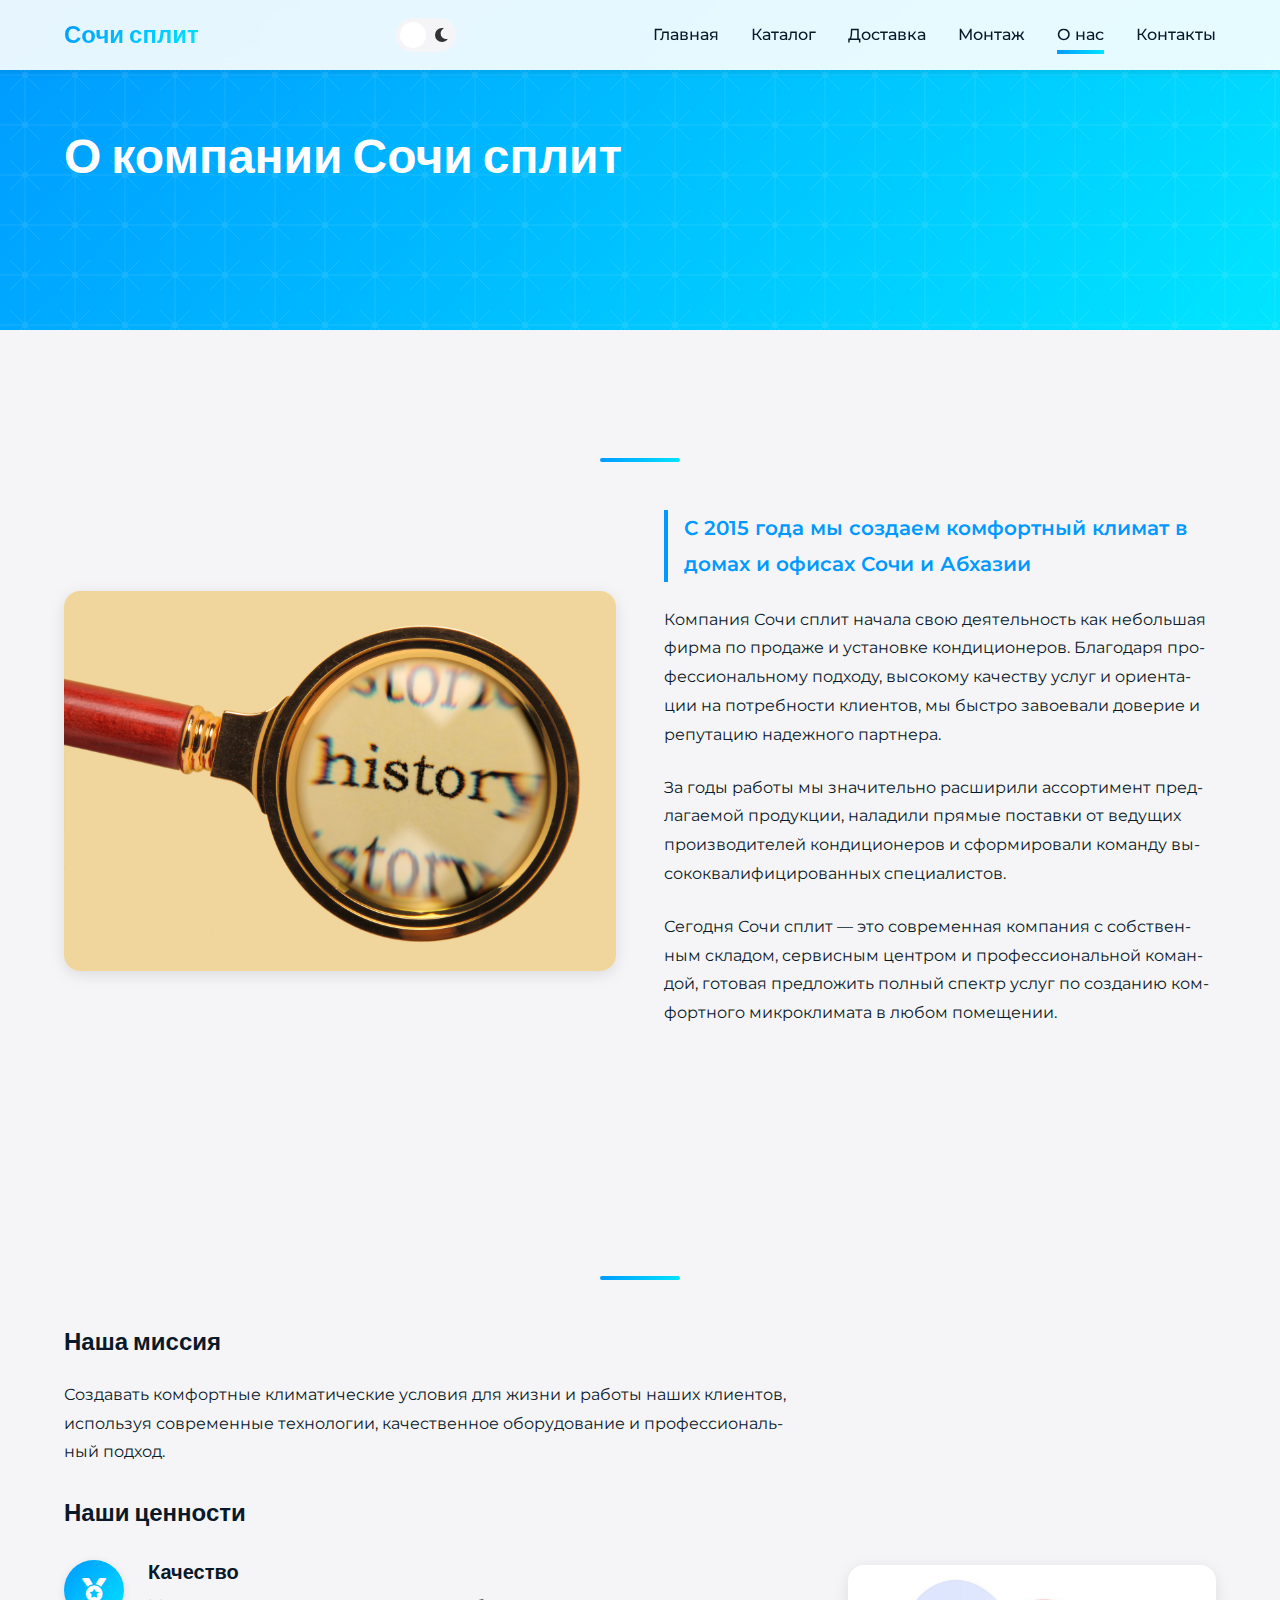
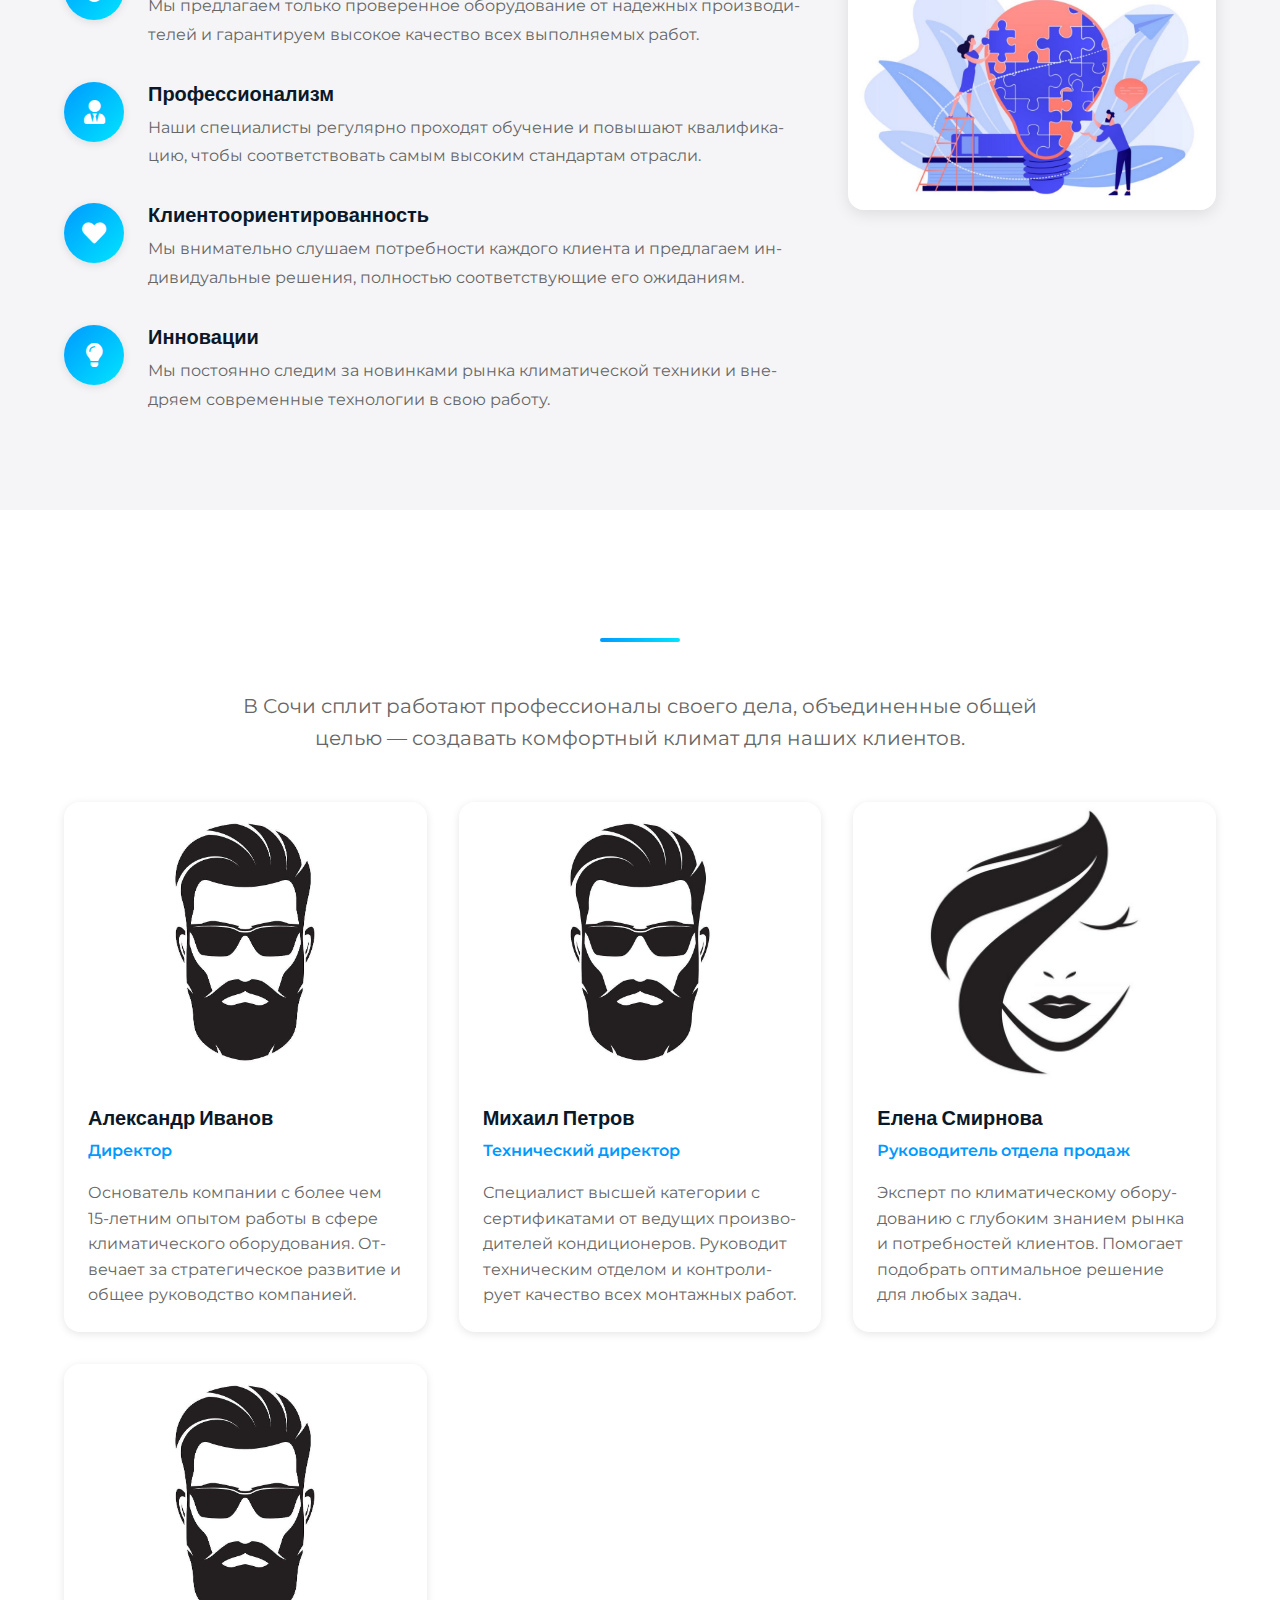
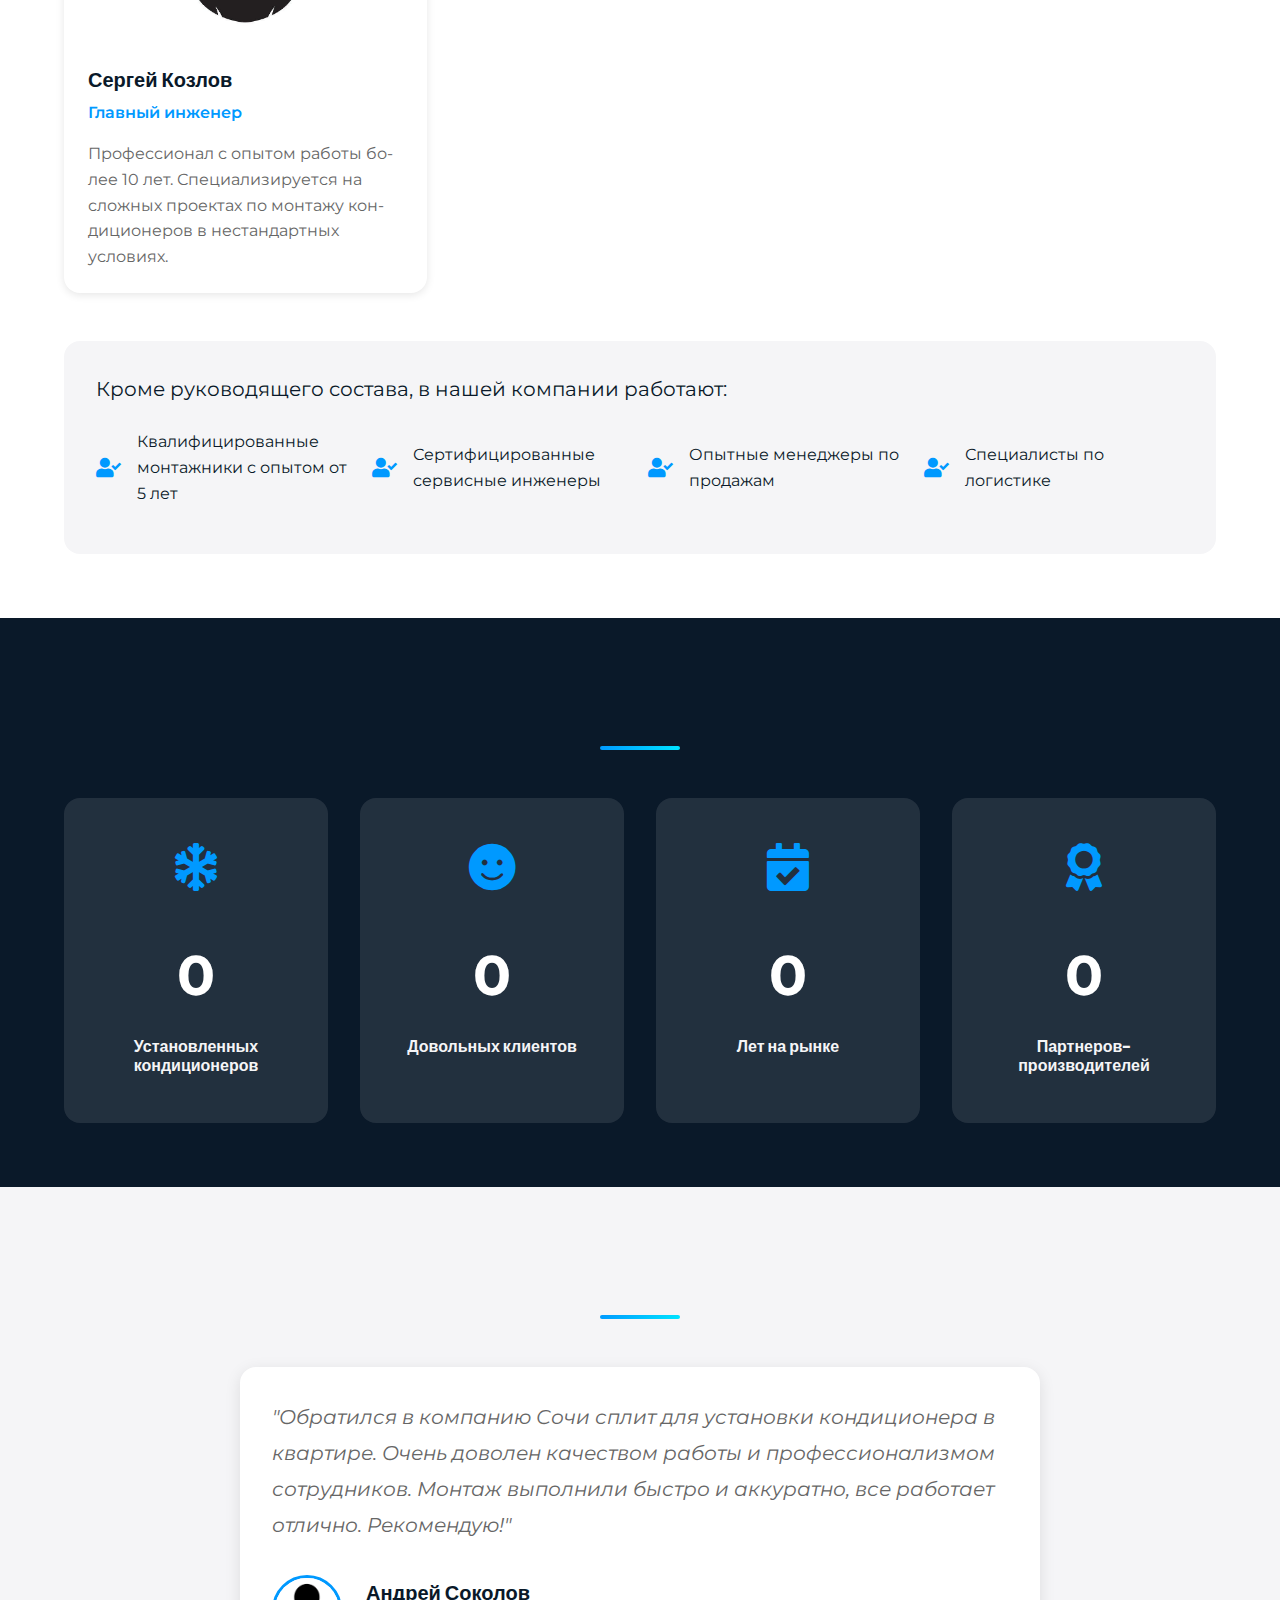
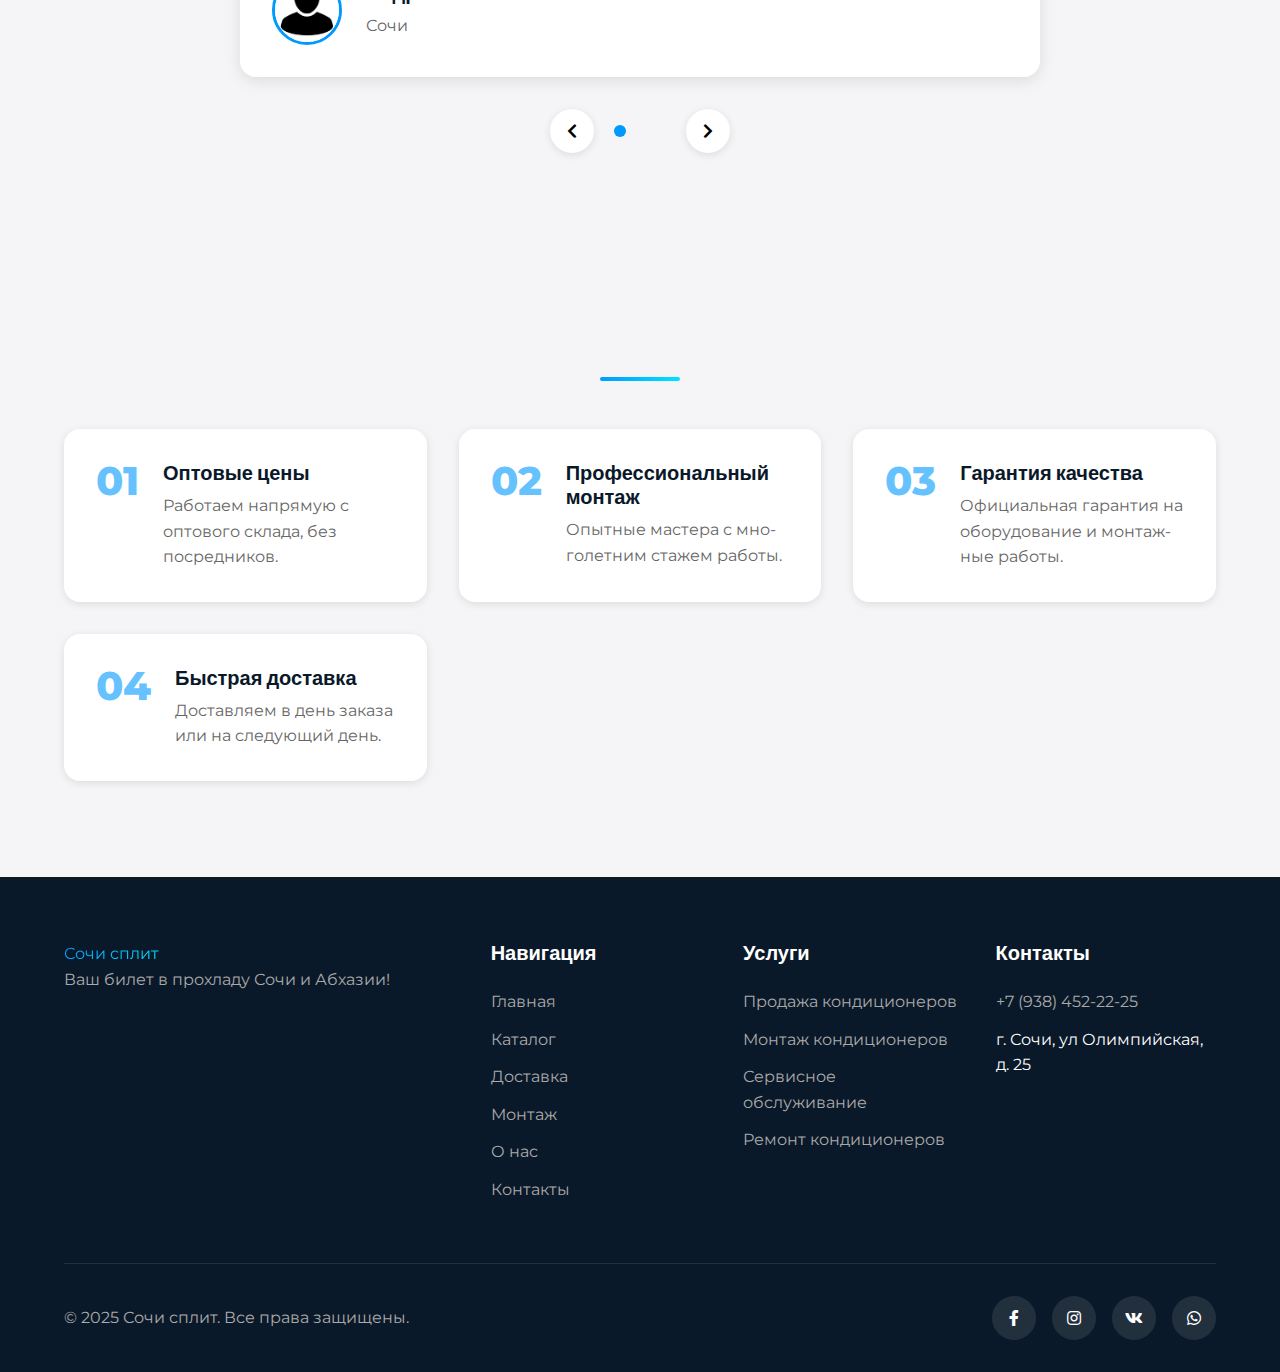
<file: about.html>
<!DOCTYPE html>
<html lang="ru">
<head>
    <meta charset="UTF-8">
    <meta name="viewport" content="width=device-width, initial-scale=1.0">
    <title>О компании Сочи сплит | Климатическое оборудование в Сочи и Абхазии</title>
    <meta name="description" content="Компания Сочи сплит - надежный поставщик и установщик кондиционеров в Сочи и Абхазии с 2015 года. Опытные специалисты, собственный склад, прямые поставки, качественный сервис. ☎ 8 938 452 22 25">
    <meta name="keywords" content="Сочи сплит, компания кондиционеров Сочи, установка сплит-систем, история компании, команда специалистов, миссия компании, ценности">
    <link rel="canonical" href="https://сочисплит.рф/about.html">
    <meta name="robots" content="index, follow, max-snippet:-1, max-image-preview:large, max-video-preview:-1">
    
    <!-- Open Graph теги -->
    <meta property="og:locale" content="ru_RU">
    <meta property="og:type" content="website">
    <meta property="og:title" content="О компании Сочи сплит | Климатическое оборудование в Сочи и Абхазии">
    <meta property="og:description" content="Компания Сочи сплит - надежный поставщик и установщик кондиционеров в Сочи и Абхазии с 2015 года. Опытные специалисты, собственный склад, качественный сервис.">
    <meta property="og:url" content="https://сочисплит.рф/about.html">
    <meta property="og:site_name" content="Сочи сплит">
    <meta property="og:image" content="https://сочисплит.рф/img/about/company-history.jpg">
    <meta property="og:image:width" content="1200">
    <meta property="og:image:height" content="630">
    
    <!-- Twitter Card теги -->
    <meta name="twitter:card" content="summary_large_image">
    <meta name="twitter:title" content="О компании Сочи сплит | Климатическое оборудование в Сочи и Абхазии">
    <meta name="twitter:description" content="Компания Сочи сплит - надежный поставщик и установщик кондиционеров в Сочи и Абхазии с 2015 года. Узнайте нашу историю и ценности.">
    <meta name="twitter:image" content="https://сочисплит.рф/img/about/company-history.jpg">
    
    <!-- Geo мета-теги для локального SEO -->
    <meta name="geo.region" content="RU-KDA">
    <meta name="geo.placename" content="Сочи">
    <meta name="geo.position" content="43.585472;39.723089">
    <meta name="ICBM" content="43.585472, 39.723089">
    
    <!-- Мета-теги для мобильных устройств -->
    <meta name="format-detection" content="telephone=no">
    <meta name="apple-mobile-web-app-capable" content="yes">
    <meta name="apple-mobile-web-app-status-bar-style" content="black">
    <link rel="apple-touch-icon" sizes="180x180" href="/apple-touch-icon.png">
    <link rel="icon" type="image/png" sizes="32x32" href="/favicon-32x32.png">
    <link rel="icon" type="image/png" sizes="16x16" href="/favicon-16x16.png">
    <link rel="manifest" href="/site.webmanifest">
    
    <!-- Дополнительные мета-теги -->
    <meta name="author" content="Сочи сплит">
    <meta name="theme-color" content="#0099ff">
    <meta name="msapplication-TileColor" content="#0099ff">
    <meta name="application-name" content="Сочи сплит">
    <meta name="apple-mobile-web-app-title" content="Сочи сплит">
    <meta name="rating" content="general">
    <meta name="revisit-after" content="7 days">
    <meta name="googlebot" content="index, follow, max-snippet:-1, max-image-preview:large, max-video-preview:-1">
    <meta name="bingbot" content="index, follow, max-snippet:-1, max-image-preview:large, max-video-preview:-1">
    <meta name="language" content="Russian">
    <meta name="coverage" content="Russia">
    <meta name="target" content="all">
    <meta name="date" content="2015-01-01">
    <meta name="dc.date.issued" content="2015-01-01">
    
    <link rel="stylesheet" href="css/styles.css">
    <link rel="stylesheet" href="css/animations.css">
    <link rel="stylesheet" href="css/about-styles.css">
    <link rel="stylesheet" href="css/responsive.css">
    <link rel="preconnect" href="https://fonts.googleapis.com">
    <link rel="preconnect" href="https://fonts.gstatic.com" crossorigin>
    <link href="https://fonts.googleapis.com/css2?family=Montserrat:wght@400;500;600;700&family=Poppins:wght@300;400;600;800&display=swap" rel="stylesheet">
    <link rel="stylesheet" href="https://cdnjs.cloudflare.com/ajax/libs/font-awesome/5.15.4/css/all.min.css">
</head>
<body>
    <!-- Шапка сайта -->
    <header class="header">
        <div class="container">
            <div class="logo">
                <a href="index.html">
                    <span class="logo-text">Сочи <span class="accent"> сплит</span></span>
                </a>
            </div>
            <!-- Переключатель темы (перемещен в шапку) -->
            <div class="theme-switch-wrapper">
                <label class="theme-switch" for="checkbox">
                    <input type="checkbox" id="checkbox" />
                    <div class="slider round">
                        <i class="fas fa-sun"></i>
                        <i class="fas fa-moon"></i>
                    </div>
                </label>
            </div>
            <nav class="main-nav">
                <ul class="nav-list">
                    <li class="nav-item"><a href="index.html" class="nav-link">Главная</a></li>
                    <li class="nav-item"><a href="catalog.html" class="nav-link">Каталог</a></li>
                    <li class="nav-item"><a href="delivery.html" class="nav-link">Доставка</a></li>
                    <li class="nav-item"><a href="installation.html" class="nav-link">Монтаж</a></li>
                    <li class="nav-item"><a href="about.html" class="nav-link active">О нас</a></li>
                    <li class="nav-item"><a href="contacts.html" class="nav-link">Контакты</a></li>
                </ul>
            </nav>
            <div class="hamburger" title="Открыть меню навигации" aria-label="Открыть меню навигации" role="button" tabindex="0">
                <span class="bar"></span>
                <span class="bar"></span>
                <span class="bar"></span>
            </div>
        </div>
    </header>

    <!-- Заголовок страницы -->
    <section class="page-header">
        <div class="container">
            <h1 class="page-title fade-in">О компании Сочи сплит</h1>
            <p class="page-subtitle fade-in delay-1">Ваш надежный партнер в создании комфортного климата в Сочи и Абхазии</p>
        </div>
    </section>

    <!-- История компании -->
    <section class="about-section history-section">
        <div class="container">
            <div class="section-header">
                <h2 class="section-title slide-up">Наша <span class="accent">история</span></h2>
                <div class="section-line"></div>
            </div>
            <div class="history-content">
                <div class="history-image">
                    <img src="img/about/company-history.jpg" alt="История компании Сочи сплит" class="img-zoom">
                </div>
                <div class="history-text">
                    <p class="highlight-text">С 2015 года мы создаем комфортный климат в домах и офисах Сочи и Абхазии</p>
                    <p>Компания Сочи сплит начала свою деятельность как небольшая фирма по продаже и установке кондиционеров. Благодаря профессиональному подходу, высокому качеству услуг и ориентации на потребности клиентов, мы быстро завоевали доверие и репутацию надежного партнера.</p>
                    <p>За годы работы мы значительно расширили ассортимент предлагаемой продукции, наладили прямые поставки от ведущих производителей кондиционеров и сформировали команду высококвалифицированных специалистов.</p>
                    <p>Сегодня Сочи сплит — это современная компания с собственным складом, сервисным центром и профессиональной командой, готовая предложить полный спектр услуг по созданию комфортного микроклимата в любом помещении.</p>
                </div>
            </div>
        </div>
    </section>

    <!-- Миссия и ценности -->
    <section class="mission-section">
        <div class="container">
            <div class="section-header">
                <h2 class="section-title slide-up">Миссия и <span class="accent">ценности</span></h2>
                <div class="section-line"></div>
            </div>
            <div class="mission-content">
                <div class="mission-text">
                    <h3>Наша миссия</h3>
                    <p>Создавать комфортные климатические условия для жизни и работы наших клиентов, используя современные технологии, качественное оборудование и профессиональный подход.</p>
                    <h3>Наши ценности</h3>
                    <ul class="values-list">
                        <li>
                            <div class="value-icon">
                                <i class="fas fa-medal"></i>
                            </div>
                            <div class="value-content">
                                <h4>Качество</h4>
                                <p>Мы предлагаем только проверенное оборудование от надежных производителей и гарантируем высокое качество всех выполняемых работ.</p>
                            </div>
                        </li>
                        <li>
                            <div class="value-icon">
                                <i class="fas fa-user-tie"></i>
                            </div>
                            <div class="value-content">
                                <h4>Профессионализм</h4>
                                <p>Наши специалисты регулярно проходят обучение и повышают квалификацию, чтобы соответствовать самым высоким стандартам отрасли.</p>
                            </div>
                        </li>
                        <li>
                            <div class="value-icon">
                                <i class="fas fa-heart"></i>
                            </div>
                            <div class="value-content">
                                <h4>Клиентоориентированность</h4>
                                <p>Мы внимательно слушаем потребности каждого клиента и предлагаем индивидуальные решения, полностью соответствующие его ожиданиям.</p>
                            </div>
                        </li>
                        <li>
                            <div class="value-icon">
                                <i class="fas fa-lightbulb"></i>
                            </div>
                            <div class="value-content">
                                <h4>Инновации</h4>
                                <p>Мы постоянно следим за новинками рынка климатической техники и внедряем современные технологии в свою работу.</p>
                            </div>
                        </li>
                    </ul>
                </div>
                <div class="mission-image">
                    <img src="img/about/mission.jpg" alt="Миссия компании Сочи сплит" class="img-zoom">
                </div>
            </div>
        </div>
    </section>

    <!-- Наша команда -->
    <section class="team-section">
        <div class="container">
            <div class="section-header">
                <h2 class="section-title slide-up">Наша <span class="accent">команда</span></h2>
                <div class="section-line"></div>
            </div>
            <p class="team-intro">В Сочи сплит работают профессионалы своего дела, объединенные общей целью — создавать комфортный климат для наших клиентов.</p>
            <div class="team-grid">
                <div class="team-card">
                    <div class="team-image">
                        <img src="img/about/team-1.jpg" alt="Директор компании Сочи сплит">
                    </div>
                    <div class="team-info">
                        <h3 class="team-name">Александр Иванов</h3>
                        <p class="team-position">Директор</p>
                        <p class="team-description">Основатель компании с более чем 15-летним опытом работы в сфере климатического оборудования. Отвечает за стратегическое развитие и общее руководство компанией.</p>
                    </div>
                </div>
                <div class="team-card">
                    <div class="team-image">
                        <img src="img/about/team-2.jpg" alt="Технический директор компании Сочи сплит">
                    </div>
                    <div class="team-info">
                        <h3 class="team-name">Михаил Петров</h3>
                        <p class="team-position">Технический директор</p>
                        <p class="team-description">Специалист высшей категории с сертификатами от ведущих производителей кондиционеров. Руководит техническим отделом и контролирует качество всех монтажных работ.</p>
                    </div>
                </div>
                <div class="team-card">
                    <div class="team-image">
                        <img src="img/about/team-3.jpg" alt="Руководитель отдела продаж компании Сочи сплит">
                    </div>
                    <div class="team-info">
                        <h3 class="team-name">Елена Смирнова</h3>
                        <p class="team-position">Руководитель отдела продаж</p>
                        <p class="team-description">Эксперт по климатическому оборудованию с глубоким знанием рынка и потребностей клиентов. Помогает подобрать оптимальное решение для любых задач.</p>
                    </div>
                </div>
                <div class="team-card">
                    <div class="team-image">
                        <img src="img/about/team-4.jpg" alt="Главный инженер компании Сочи сплит">
                    </div>
                    <div class="team-info">
                        <h3 class="team-name">Сергей Козлов</h3>
                        <p class="team-position">Главный инженер</p>
                        <p class="team-description">Профессионал с опытом работы более 10 лет. Специализируется на сложных проектах по монтажу кондиционеров в нестандартных условиях.</p>
                    </div>
                </div>
            </div>
            <div class="team-specialists">
                <p>Кроме руководящего состава, в нашей компании работают:</p>
                <ul class="specialists-list">
                    <li><i class="fas fa-user-check accent"></i> Квалифицированные монтажники с опытом от 5 лет</li>
                    <li><i class="fas fa-user-check accent"></i> Сертифицированные сервисные инженеры</li>
                    <li><i class="fas fa-user-check accent"></i> Опытные менеджеры по продажам</li>
                    <li><i class="fas fa-user-check accent"></i> Специалисты по логистике</li>
                </ul>
            </div>
        </div>
    </section>

    <!-- Наши достижения -->
    <section class="achievements-section">
        <div class="container">
            <div class="section-header">
                <h2 class="section-title slide-up">Наши <span class="accent">достижения</span></h2>
                <div class="section-line"></div>
            </div>
            <div class="achievements-grid">
                <div class="achievement-card">
                    <div class="achievement-icon">
                        <i class="fas fa-snowflake"></i>
                    </div>
                    <div class="achievement-counter" data-count="5000">0</div>
                    <h3 class="achievement-title">Установленных кондиционеров</h3>
                </div>
                <div class="achievement-card">
                    <div class="achievement-icon">
                        <i class="fas fa-smile"></i>
                    </div>
                    <div class="achievement-counter" data-count="3500">0</div>
                    <h3 class="achievement-title">Довольных клиентов</h3>
                </div>
                <div class="achievement-card">
                    <div class="achievement-icon">
                        <i class="fas fa-calendar-check"></i>
                    </div>
                    <div class="achievement-counter" data-count="8">0</div>
                    <h3 class="achievement-title">Лет на рынке</h3>
                </div>
                <div class="achievement-card">
                    <div class="achievement-icon">
                        <i class="fas fa-award"></i>
                    </div>
                    <div class="achievement-counter" data-count="15">0</div>
                    <h3 class="achievement-title">Партнеров-производителей</h3>
                </div>
            </div>
        </div>
    </section>

    <!-- Отзывы клиентов -->
    <section class="testimonials-section">
        <div class="container">
            <div class="section-header">
                <h2 class="section-title slide-up">Отзывы <span class="accent">клиентов</span></h2>
                <div class="section-line"></div>
            </div>
            <div class="testimonials-slider">
                <div class="testimonial-item active">
                    <div class="testimonial-content">
                        <div class="testimonial-text">
                            <p>"Обратился в компанию Сочи сплит для установки кондиционера в квартире. Очень доволен качеством работы и профессионализмом сотрудников. Монтаж выполнили быстро и аккуратно, все работает отлично. Рекомендую!"</p>
                        </div>
                        <div class="testimonial-author">
                            <div class="author-image">
                                <img src="img/about/testimonial-1.jpg" alt="Клиент Сочи сплит">
                            </div>
                            <div class="author-info">
                                <h4>Андрей Соколов</h4>
                                <p>Сочи</p>
                            </div>
                        </div>
                    </div>
                </div>
                <div class="testimonial-item">
                    <div class="testimonial-content">
                        <div class="testimonial-text">
                            <p>"Заказывали установку кондиционеров в офис. Специалисты компании Сочи сплит помогли подобрать оптимальное решение, учитывая особенности помещения. Монтаж выполнили в выходные, не прерывая рабочий процесс. Все сотрудники довольны, в офисе теперь комфортно работать даже в самую жаркую погоду."</p>
                        </div>
                        <div class="testimonial-author">
                            <div class="author-image">
                                <img src="img/about/testimonial-2.jpg" alt="Клиент Сочи сплит">
                            </div>
                            <div class="author-info">
                                <h4>Марина Ковалева</h4>
                                <p>Директор ООО "СочиСтрой"</p>
                            </div>
                        </div>
                    </div>
                </div>
                <div class="testimonial-item">
                    <div class="testimonial-content">
                        <div class="testimonial-text">
                            <p>"Хочу выразить благодарность компании Сочи сплит за качественную установку кондиционера в моем доме в Абхазии. Несмотря на сложности с доставкой, все было выполнено в срок и по договоренной цене. Кондиционер работает отлично, создавая комфортную прохладу даже в самые жаркие дни."</p>
                        </div>
                        <div class="testimonial-author">
                            <div class="author-image">
                                <img src="img/about/testimonial-3.jpg" alt="Клиент Сочи сплит">
                            </div>
                            <div class="author-info">
                                <h4>Дмитрий Новиков</h4>
                                <p>Гагра</p>
                            </div>
                        </div>
                    </div>
                </div>
                <div class="testimonial-controls">
                    <button class="testimonial-prev"><i class="fas fa-chevron-left"></i></button>
                    <div class="testimonial-dots">
                        <span class="dot active" data-slide="0"></span>
                        <span class="dot" data-slide="1"></span>
                        <span class="dot" data-slide="2"></span>
                    </div>
                    <button class="testimonial-next"><i class="fas fa-chevron-right"></i></button>
                </div>
            </div>
        </div>
    </section>

    <!-- Преимущества -->
    <section class="advantages-section">
        <div class="container">
            <div class="section-header">
                <h2 class="section-title slide-up">Почему выбирают <span class="accent">нас</span></h2>
                <div class="section-line"></div>
            </div>
            <div class="advantages-list">
                <div class="advantage-item">
                    <div class="advantage-number">01</div>
                    <div class="advantage-content">
                        <h3 class="advantage-title">Оптовые цены</h3>
                        <p class="advantage-description">Работаем напрямую с оптового склада, без посредников.</p>
                    </div>
                </div>
                <div class="advantage-item">
                    <div class="advantage-number">02</div>
                    <div class="advantage-content">
                        <h3 class="advantage-title">Профессиональный монтаж</h3>
                        <p class="advantage-description">Опытные мастера с многолетним стажем работы.</p>
                    </div>
                </div>
                <div class="advantage-item">
                    <div class="advantage-number">03</div>
                    <div class="advantage-content">
                        <h3 class="advantage-title">Гарантия качества</h3>
                        <p class="advantage-description">Официальная гарантия на оборудование и монтажные работы.</p>
                    </div>
                </div>
                <div class="advantage-item">
                    <div class="advantage-number">04</div>
                    <div class="advantage-content">
                        <h3 class="advantage-title">Быстрая доставка</h3>
                        <p class="advantage-description">Доставляем в день заказа или на следующий день.</p>
                    </div>
                </div>
            </div>
        </div>
    </section>

    <!-- Футер -->
    <footer class="footer">
        <div class="container">
            <div class="footer-content">
                <div class="footer-logo">
                    <span class="logo-text">Сочи<span class="accent"> сплит</span></span>
                    <p>Ваш билет в прохладу Сочи и Абхазии!</p>
                </div>
                <div class="footer-links">
                    <div class="footer-column">
                        <h3>Навигация</h3>
                        <ul>
                            <li><a href="index.html">Главная</a></li>
                            <li><a href="catalog.html">Каталог</a></li>
                            <li><a href="delivery.html">Доставка</a></li>
                            <li><a href="installation.html">Монтаж</a></li>
                            <li><a href="about.html">О нас</a></li>
                            <li><a href="contacts.html">Контакты</a></li>
                        </ul>
                    </div>
                    <div class="footer-column">
                        <h3>Услуги</h3>
                        <ul>
                            <li><a href="#">Продажа кондиционеров</a></li>
                            <li><a href="#">Монтаж кондиционеров</a></li>
                            <li><a href="#">Сервисное обслуживание</a></li>
                            <li><a href="#">Ремонт кондиционеров</a></li>
                        </ul>
                    </div>
                    <div class="footer-column">
                        <h3>Контакты</h3>
                        <ul>
                            <li><a href="tel:+7 (938) 452-22-25">+7 (938) 452-22-25</a></li>
                            <li>г. Сочи, ул Олимпийская, д. 25</li>
                        </ul>
                    </div>
                </div>
            </div>
            <div class="footer-bottom">
                <div class="copyright">
                    © 2025 Сочи сплит. Все права защищены.
                </div>
                <div class="social-links">
                    <a href="#" class="social-link"><i class="fab fa-facebook-f"></i></a>
                    <a href="#" class="social-link"><i class="fab fa-instagram"></i></a>
                    <a href="#" class="social-link"><i class="fab fa-vk"></i></a>
                    <a href="#" class="social-link"><i class="fab fa-whatsapp"></i></a>
                </div>
            </div>
        </div>
    </footer>

    <script src="js/script.js"></script>
    <script src="js/about-scripts.js"></script>
    
    <!-- Структурированные данные Schema.org для BreadcrumbList -->
    <script type="application/ld+json">
    {
      "@context": "https://schema.org",
      "@type": "BreadcrumbList",
      "itemListElement": [
        {
          "@type": "ListItem",
          "position": 1,
          "name": "Главная",
          "item": "https://сочисплит.рф/"
        },
        {
          "@type": "ListItem",
          "position": 2,
          "name": "О компании",
          "item": "https://сочисплит.рф/about.html"
        }
      ]
    }
    </script>
    
    <!-- Структурированные данные Schema.org для AboutPage -->
    <script type="application/ld+json">
    {
      "@context": "https://schema.org",
      "@type": "AboutPage",
      "mainEntity": {
        "@type": "Organization",
        "name": "Сочи сплит",
        "url": "https://сочисплит.рф/",
        "logo": "https://сочисплит.рф/img/logo.png",
        "image": "https://сочисплит.рф/img/about/company-history.jpg",
        "description": "Компания Сочи сплит - надежный поставщик и установщик кондиционеров в Сочи и Абхазии с 2015 года. Опытные специалисты, собственный склад, прямые поставки, качественный сервис.",
        "telephone": "+7 (938) 452-22-25",
        "address": {
          "@type": "PostalAddress",
          "addressLocality": "Сочи",
          "addressRegion": "Краснодарский край",
          "addressCountry": "RU"
        },
        "foundingDate": "2015",
        "foundingLocation": {
          "@type": "Place",
          "address": {
            "@type": "PostalAddress",
            "addressLocality": "Сочи",
            "addressRegion": "Краснодарский край",
            "addressCountry": "RU"
          }
        },
        "employee": [
          {
            "@type": "Person",
            "name": "Александр Иванов",
            "jobTitle": "Директор",
            "description": "Основатель компании с более чем 15-летним опытом работы в сфере климатического оборудования. Отвечает за стратегическое развитие и общее руководство компанией."
          },
          {
            "@type": "Person",
            "name": "Михаил Петров",
            "jobTitle": "Технический директор",
            "description": "Специалист высшей категории с сертификатами от ведущих производителей кондиционеров. Руководит техническим отделом и контролирует качество всех монтажных работ."
          },
          {
            "@type": "Person",
            "name": "Елена Смирнова",
            "jobTitle": "Руководитель отдела продаж",
            "description": "Эксперт по климатическому оборудованию с глубоким знанием рынка и потребностей клиентов. Помогает подобрать оптимальное решение для любых задач."
          },
          {
            "@type": "Person",
            "name": "Сергей Козлов",
            "jobTitle": "Главный инженер",
            "description": "Профессионал с опытом работы более 10 лет. Специализируется на сложных проектах по монтажу кондиционеров в нестандартных условиях."
          }
        ],
        "slogan": "Ваш билет в прохладу Сочи и Абхазии!",
        "areaServed": [
          {
            "@type": "City",
            "name": "Сочи"
          },
          {
            "@type": "Country",
            "name": "Абхазия"
          }
        ],
        "hasOfferCatalog": {
          "@type": "OfferCatalog",
          "name": "Услуги компании Сочи сплит",
          "itemListElement": [
            {
              "@type": "Offer",
              "itemOffered": {
                "@type": "Service",
                "name": "Продажа кондиционеров"
              }
            },
            {
              "@type": "Offer",
              "itemOffered": {
                "@type": "Service",
                "name": "Монтаж кондиционеров"
              }
            },
            {
              "@type": "Offer",
              "itemOffered": {
                "@type": "Service",
                "name": "Сервисное обслуживание"
              }
            },
            {
              "@type": "Offer",
              "itemOffered": {
                "@type": "Service",
                "name": "Ремонт кондиционеров"
              }
            }
          ]
        }
      }
    }
    </script>
    
    <!-- Структурированные данные Schema.org для компании (Organization) -->
    <script type="application/ld+json">
    {
      "@context": "https://schema.org",
      "@type": "Organization",
      "name": "Сочи сплит",
      "alternateName": "СочиСплит",
      "url": "https://сочисплит.рф/",
      "logo": "https://сочисплит.рф/img/logo.png",
      "contactPoint": {
        "@type": "ContactPoint",
        "telephone": "+7 (938) 452-22-25",
        "contactType": "customer service",
        "areaServed": ["Сочи", "Абхазия"],
        "availableLanguage": ["Russian"]
      },
      "sameAs": [
        "https://vk.com/sochisplit",
        "https://instagram.com/sochisplit",
        "https://facebook.com/sochisplit"
      ],
      "foundingDate": "2015",
      "numberOfEmployees": {
        "@type": "QuantitativeValue",
        "value": "15"
      },
      "makesOffer": [
        {
          "@type": "Offer",
          "itemOffered": {
            "@type": "Service",
            "name": "Продажа кондиционеров",
            "description": "Широкий ассортимент кондиционеров от ведущих производителей напрямую со склада."
          }
        },
        {
          "@type": "Offer",
          "itemOffered": {
            "@type": "Service",
            "name": "Монтаж кондиционеров",
            "description": "Профессиональная установка кондиционеров любой сложности."
          }
        }
      ]
    }
    </script>
</body>
</html>
</file>
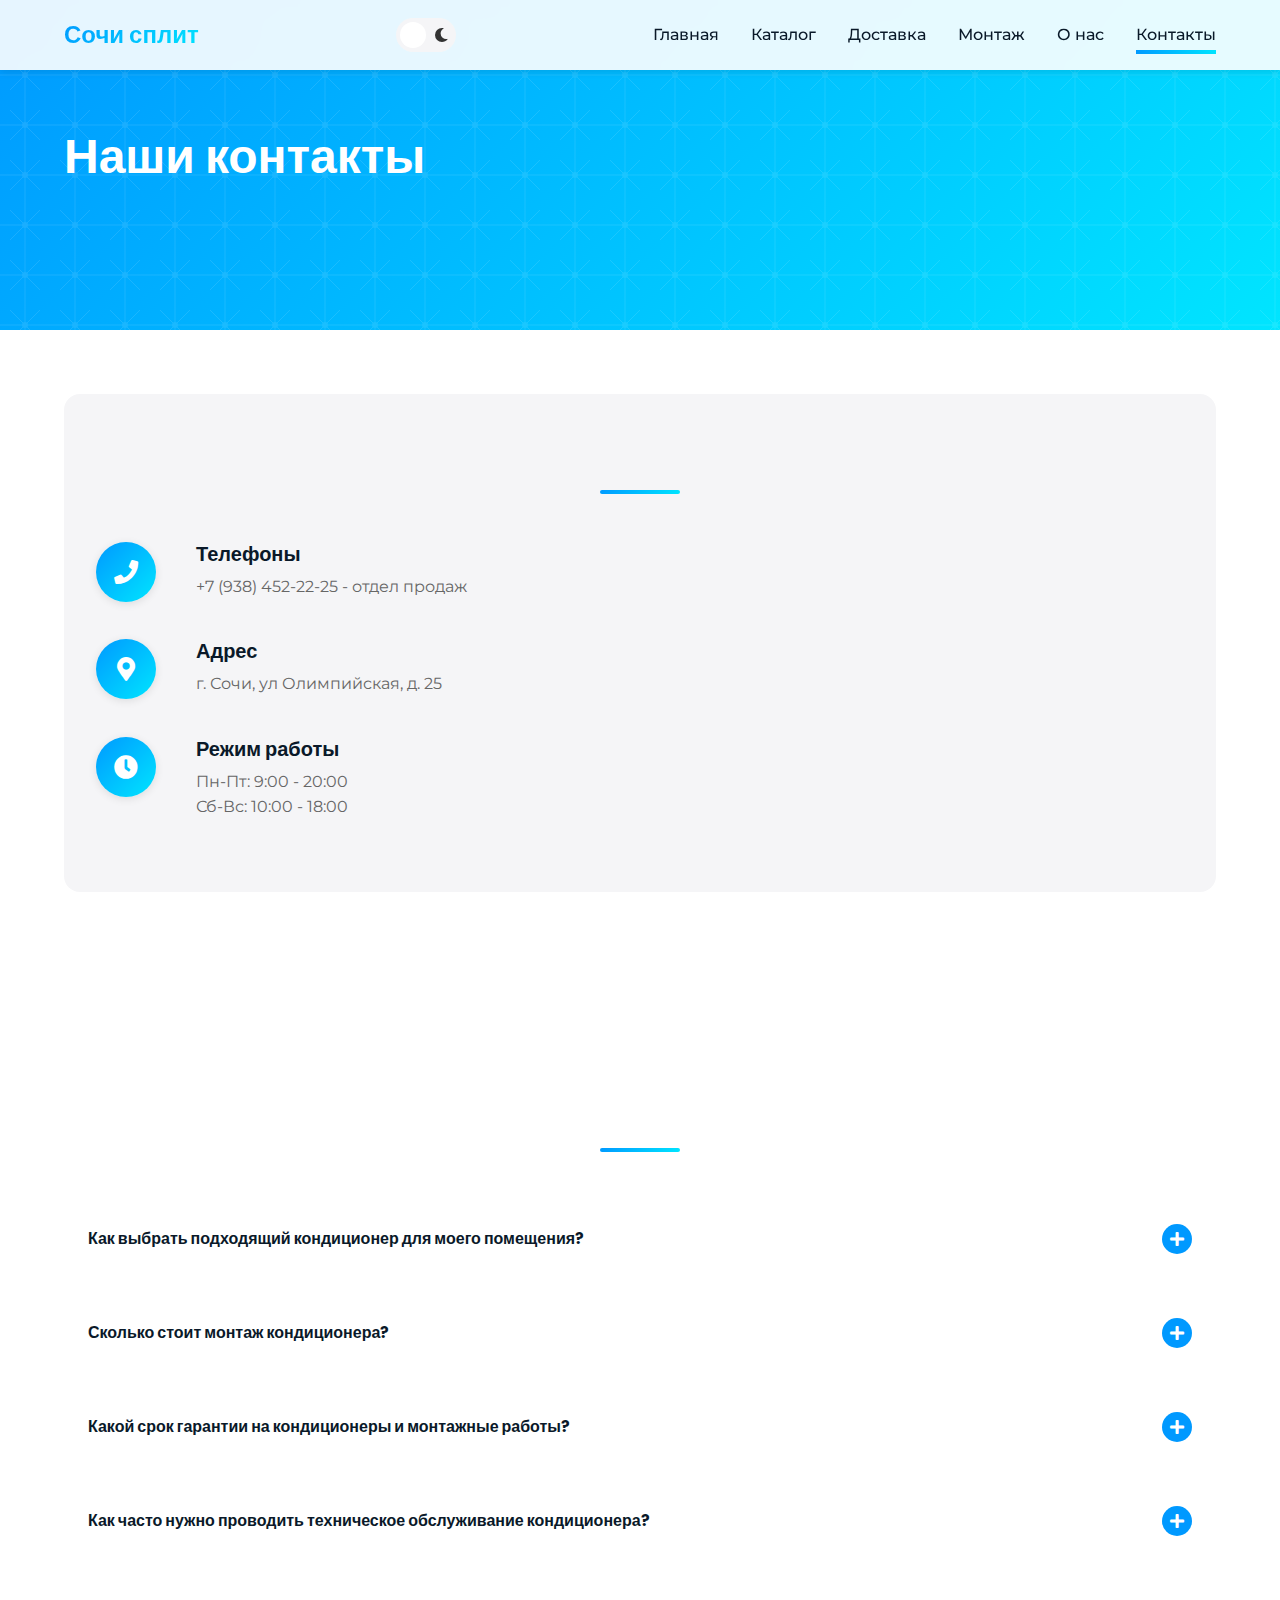
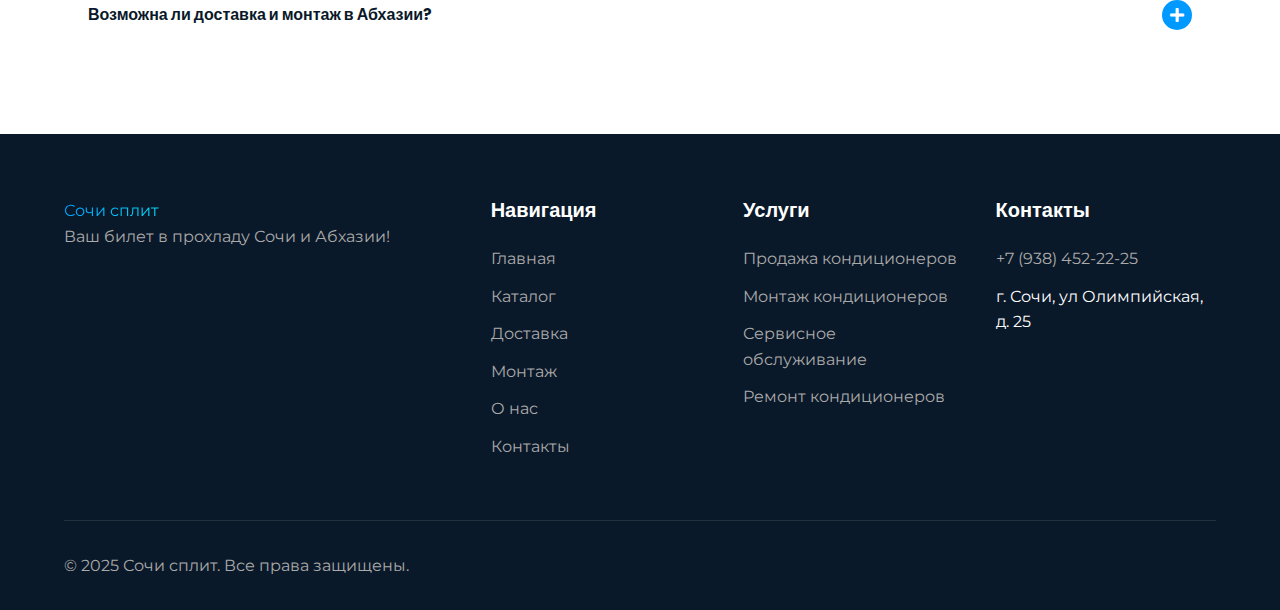
<file: contacts.html>
<!DOCTYPE html>
<html lang="ru">
<head>
    <meta charset="UTF-8">
    <meta name="viewport" content="width=device-width, initial-scale=1.0">
    <title>Контакты компании Сочи сплит | Адрес и телефон | Заказать кондиционер</title>
    <meta name="description" content="Контактная информация компании Сочи сплит. Адрес: г. Сочи, ул Олимпийская, д. 25. Телефон: 8 938 452 22 25. Режим работы: Пн-Пт 9:00-20:00, Сб-Вс 10:00-18:00.">
    <meta name="keywords" content="контакты Сочи сплит, телефон, адрес, режим работы, заказать кондиционер Сочи, установка сплит-системы, карта проезда">
    <link rel="canonical" href="https://сочисплит.рф/contacts.html">
    <meta name="robots" content="index, follow, max-snippet:-1, max-image-preview:large, max-video-preview:-1">
    
    <!-- Open Graph теги -->
    <meta property="og:locale" content="ru_RU">
    <meta property="og:type" content="website">
    <meta property="og:title" content="Контакты компании Сочи сплит | Адрес и телефон | Заказать кондиционер">
    <meta property="og:description" content="Контактная информация компании Сочи сплит. Адрес: г. Сочи, ул Олимпийская, д. 25. Телефон: 8 938 452 22 25. Режим работы: Пн-Пт 9:00-20:00, Сб-Вс 10:00-18:00.">
    <meta property="og:url" content="https://сочисплит.рф/contacts.html">
    <meta property="og:site_name" content="Сочи сплит">
    <meta property="og:image" content="https://сочисплит.рф/img/contacts-image.jpg">
    <meta property="og:image:width" content="1200">
    <meta property="og:image:height" content="630">
    
    <!-- Twitter Card теги -->
    <meta name="twitter:card" content="summary_large_image">
    <meta name="twitter:title" content="Контакты компании Сочи сплит | Адрес и телефон | Заказать кондиционер">
    <meta name="twitter:description" content="Контактная информация компании Сочи сплит. Адрес, телефон, режим работы. Свяжитесь с нами для заказа кондиционера в Сочи и Абхазии.">
    <meta name="twitter:image" content="https://сочисплит.рф/img/contacts-image.jpg">
    
    <!-- Geo мета-теги для локального SEO -->
    <meta name="geo.region" content="RU-KDA">
    <meta name="geo.placename" content="Сочи">
    <meta name="geo.position" content="43.585472;39.723089">
    <meta name="ICBM" content="43.585472, 39.723089">
    
    <!-- Мета-теги для мобильных устройств -->
    <meta name="format-detection" content="telephone=yes">
    <meta name="apple-mobile-web-app-capable" content="yes">
    <meta name="apple-mobile-web-app-status-bar-style" content="black">
    <link rel="apple-touch-icon" sizes="180x180" href="/apple-touch-icon.png">
    <link rel="icon" type="image/png" sizes="32x32" href="/favicon-32x32.png">
    <link rel="icon" type="image/png" sizes="16x16" href="/favicon-16x16.png">
    <link rel="manifest" href="/site.webmanifest">
    
    <!-- Дополнительные мета-теги -->
    <meta name="author" content="Сочи сплит">
    <meta name="theme-color" content="#0099ff">
    <meta name="msapplication-TileColor" content="#0099ff">
    <meta name="application-name" content="Сочи сплит">
    <meta name="apple-mobile-web-app-title" content="Сочи сплит">
    <meta name="rating" content="general">
    <meta name="revisit-after" content="7 days">
    <meta name="googlebot" content="index, follow, max-snippet:-1, max-image-preview:large, max-video-preview:-1">
    <meta name="bingbot" content="index, follow, max-snippet:-1, max-image-preview:large, max-video-preview:-1">
    <meta name="language" content="Russian">
    <meta name="coverage" content="Russia">
    <meta name="target" content="all">
    
    <link rel="stylesheet" href="css/styles.css">
    <link rel="stylesheet" href="css/animations.css">
    <link rel="stylesheet" href="css/contacts-styles.css">
    <link rel="stylesheet" href="css/responsive.css">
    <link rel="preconnect" href="https://fonts.googleapis.com">
    <link rel="preconnect" href="https://fonts.gstatic.com" crossorigin>
    <link href="https://fonts.googleapis.com/css2?family=Montserrat:wght@400;500;600;700&family=Poppins:wght@300;400;600;800&display=swap" rel="stylesheet">
    <link rel="stylesheet" href="https://cdnjs.cloudflare.com/ajax/libs/font-awesome/5.15.4/css/all.min.css">
</head>
<body>
    <!-- Шапка сайта -->
    <header class="header">
        <div class="container">
            <div class="logo">
                <a href="index.html">
                    <span class="logo-text">Сочи <span class="accent"> сплит</span></span>
                </a>
            </div>
            <!-- Переключатель темы (перемещен в шапку) -->
            <div class="theme-switch-wrapper">
                <label class="theme-switch" for="checkbox">
                    <input type="checkbox" id="checkbox" />
                    <div class="slider round">
                        <i class="fas fa-sun"></i>
                        <i class="fas fa-moon"></i>
                    </div>
                </label>
            </div>
            <nav class="main-nav">
                <ul class="nav-list">
                    <li class="nav-item"><a href="index.html" class="nav-link">Главная</a></li>
                    <li class="nav-item"><a href="catalog.html" class="nav-link">Каталог</a></li>
                    <li class="nav-item"><a href="delivery.html" class="nav-link">Доставка</a></li>
                    <li class="nav-item"><a href="installation.html" class="nav-link">Монтаж</a></li>
                    <li class="nav-item"><a href="about.html" class="nav-link">О нас</a></li>
                    <li class="nav-item"><a href="contacts.html" class="nav-link active">Контакты</a></li>
                </ul>
            </nav>
            <div class="hamburger" title="Открыть меню навигации" aria-label="Открыть меню навигации" role="button" tabindex="0">
                <span class="bar"></span>
                <span class="bar"></span>
                <span class="bar"></span>
            </div>
        </div>
    </header>

    <!-- Заголовок страницы -->
    <section class="page-header">
        <div class="container">
            <h1 class="page-title fade-in">Наши контакты</h1>
            <p class="page-subtitle fade-in delay-1">Свяжитесь с нами любым удобным способом, и мы поможем вам создать комфортный климат в вашем доме</p>
        </div>
    </section>

    <!-- Основной блок контактов -->
    <section class="contacts-main-section">
        <div class="container">
            <div class="contacts-grid">
                <!-- Контактная информация -->
                <div class="contact-info-block">
                    <div class="section-header">
                        <h2 class="section-title slide-up">Контактная <span class="accent">информация</span></h2>
                        <div class="section-line"></div>
                    </div>
                    <div class="contact-info-items">
                        <div class="contact-item">
                            <div class="contact-icon">
                                <i class="fas fa-phone"></i>
                            </div>
                            <div class="contact-text">
                                <h3>Телефоны</h3>
                                <p><a href="tel:+7 (938) 452-22-25">+7 (938) 452-22-25</a> - отдел продаж</p>
                                </div>
                        </div>
                        <div class="contact-item">
                            <div class="contact-icon">
                                <i class="fas fa-map-marker-alt"></i>
                            </div>
                            <div class="contact-text">
                                <h3>Адрес</h3>
                                <p>г. Сочи, ул Олимпийская, д. 25</p>
                                </div>
                        </div>
                        <div class="contact-item">
                            <div class="contact-icon">
                                <i class="fas fa-clock"></i>
                            </div>
                            <div class="contact-text">
                                <h3>Режим работы</h3>
                                <p>Пн-Пт: 9:00 - 20:00<br>Сб-Вс: 10:00 - 18:00</p>
                            </div>
                        </div>
                    </div>
                </div>
            </div>
        </div>
    </section>

    <!-- FAQ -->
    <section class="faq-section">
        <div class="container">
            <div class="section-header">
                <h2 class="section-title slide-up">Часто задаваемые <span class="accent">вопросы</span></h2>
                <div class="section-line"></div>
            </div>
            <div class="faq-container">
                <div class="faq-item">
                    <div class="faq-question">
                        <h3>Как выбрать подходящий кондиционер для моего помещения?</h3>
                        <div class="faq-toggle"><i class="fas fa-plus"></i></div>
                    </div>
                    <div class="faq-answer">
                        <p>При выборе кондиционера необходимо учитывать площадь помещения, количество окон, их ориентацию по сторонам света, количество людей, находящихся в помещении, и наличие тепловыделяющих приборов. Наши специалисты помогут вам подобрать оптимальную модель, исходя из всех параметров вашего помещения.</p>
                    </div>
                </div>
                <div class="faq-item">
                    <div class="faq-question">
                        <h3>Сколько стоит монтаж кондиционера?</h3>
                        <div class="faq-toggle"><i class="fas fa-plus"></i></div>
                    </div>
                    <div class="faq-answer">
                        <p>Стоимость монтажа зависит от типа кондиционера, сложности установки, необходимой длины коммуникаций и этажа расположения. Стандартный монтаж сплит-системы начинается от 5000 рублей. Точную стоимость можно узнать после осмотра помещения или консультации с нашими специалистами.</p>
                    </div>
                </div>
                <div class="faq-item">
                    <div class="faq-question">
                        <h3>Какой срок гарантии на кондиционеры и монтажные работы?</h3>
                        <div class="faq-toggle"><i class="fas fa-plus"></i></div>
                    </div>
                    <div class="faq-answer">
                        <p>Мы предоставляем гарантию на оборудование согласно гарантийному сроку производителя (от 1 до 5 лет в зависимости от модели). На монтажные работы предоставляется гарантия 12 месяцев. При заключении договора на сервисное обслуживание гарантия на монтаж продлевается до 24 месяцев.</p>
                    </div>
                </div>
                <div class="faq-item">
                    <div class="faq-question">
                        <h3>Как часто нужно проводить техническое обслуживание кондиционера?</h3>
                        <div class="faq-toggle"><i class="fas fa-plus"></i></div>
                    </div>
                    <div class="faq-answer">
                        <p>Рекомендуется проводить техническое обслуживание кондиционера не реже одного раза в год перед началом сезона активного использования. При интенсивной эксплуатации или в помещениях с повышенной запыленностью обслуживание рекомендуется проводить 2 раза в год.</p>
                    </div>
                </div>
                <div class="faq-item">
                    <div class="faq-question">
                        <h3>Возможна ли доставка и монтаж в Абхазии?</h3>
                        <div class="faq-toggle"><i class="fas fa-plus"></i></div>
                    </div>
                    <div class="faq-answer">
                        <p>Да, мы осуществляем доставку и монтаж кондиционеров на территории Абхазии. Стоимость и сроки зависят от конкретного населенного пункта и рассчитываются индивидуально. Для уточнения деталей свяжитесь с нашими менеджерами.</p>
                    </div>
                </div>
            </div>
        </div>
    </section>

    <!-- Футер -->
    <footer class="footer">
        <div class="container">
            <div class="footer-content">
                <div class="footer-logo">
                    <span class="logo-text">Сочи <span class="accent">сплит</span></span>
                    <p>Ваш билет в прохладу Сочи и Абхазии!</p>
                </div>
                <div class="footer-links">
                    <div class="footer-column">
                        <h3>Навигация</h3>
                        <ul>
                            <li><a href="index.html">Главная</a></li>
                            <li><a href="catalog.html">Каталог</a></li>
                            <li><a href="delivery.html">Доставка</a></li>
                            <li><a href="installation.html">Монтаж</a></li>
                            <li><a href="about.html">О нас</a></li>
                            <li><a href="contacts.html">Контакты</a></li>
                        </ul>
                    </div>
                    <div class="footer-column">
                        <h3>Услуги</h3>
                        <ul>
                            <li><a href="#">Продажа кондиционеров</a></li>
                            <li><a href="#">Монтаж кондиционеров</a></li>
                            <li><a href="#">Сервисное обслуживание</a></li>
                            <li><a href="#">Ремонт кондиционеров</a></li>
                        </ul>
                    </div>
                    <div class="footer-column">
                        <h3>Контакты</h3>
                        <ul>
                            <li><a href="tel:+7 (938) 452-22-25">+7 (938) 452-22-25</a></li>
                            <li>г. Сочи, ул Олимпийская, д. 25</li>
                        </ul>
                    </div>
                </div>
            </div>
            <div class="footer-bottom">
                <div class="copyright">
                    © 2025 Сочи сплит. Все права защищены.
                </div>
            </div>
        </div>
    </footer>

    <script src="js/script.js"></script>
    <script src="js/contacts-scripts.js"></script>
    
    <!-- Структурированные данные Schema.org для BreadcrumbList -->
    <script type="application/ld+json">
    {
      "@context": "https://schema.org",
      "@type": "BreadcrumbList",
      "itemListElement": [
        {
          "@type": "ListItem",
          "position": 1,
          "name": "Главная",
          "item": "https://сочисплит.рф/"
        },
        {
          "@type": "ListItem",
          "position": 2,
          "name": "Контакты",
          "item": "https://сочисплит.рф/contacts.html"
        }
      ]
    }
    </script>
    
    <!-- Структурированные данные Schema.org для ContactPage -->
    <script type="application/ld+json">
    {
      "@context": "https://schema.org",
      "@type": "ContactPage",
      "mainEntity": {
        "@type": "LocalBusiness",
        "name": "Сочи сплит",
        "image": "https://сочисплит.рф/img/logo.png",
        "telephone": "+7 (938) 452-22-25",
        "email": "info@сочисплит.рф",
        "url": "https://сочисплит.рф/",
        "address": {
          "@type": "PostalAddress",
          "streetAddress": "ул Олимпийская, д. 25",
          "addressLocality": "Сочи",
          "postalCode": "354000",
          "addressRegion": "Краснодарский край",
          "addressCountry": "RU"
        },
        "geo": {
          "@type": "GeoCoordinates",
          "latitude": 43.585472,
          "longitude": 39.723089
        },
        "openingHoursSpecification": [
          {
            "@type": "OpeningHoursSpecification",
            "dayOfWeek": [
              "Monday",
              "Tuesday",
              "Wednesday",
              "Thursday",
              "Friday"
            ],
            "opens": "09:00",
            "closes": "20:00"
          },
          {
            "@type": "OpeningHoursSpecification",
            "dayOfWeek": [
              "Saturday",
              "Sunday"
            ],
            "opens": "10:00",
            "closes": "18:00"
          }
        ],
        "priceRange": "₽₽₽",
        "areaServed": [
          {
            "@type": "City",
            "name": "Сочи"
          },
          {
            "@type": "Country",
            "name": "Абхазия"
          }
        ],
        "description": "Компания Сочи сплит - продажа и профессиональная установка кондиционеров в Сочи и Абхазии. Широкий ассортимент сплит-систем с доставкой напрямую со склада."
      }
    }
    </script>
    
    <!-- Структурированные данные Schema.org для FAQPage -->
    <script type="application/ld+json">
    {
      "@context": "https://schema.org",
      "@type": "FAQPage",
      "mainEntity": [
        {
          "@type": "Question",
          "name": "Как выбрать подходящий кондиционер для моего помещения?",
          "acceptedAnswer": {
            "@type": "Answer",
            "text": "При выборе кондиционера необходимо учитывать площадь помещения, количество окон, их ориентацию по сторонам света, количество людей, находящихся в помещении, и наличие тепловыделяющих приборов. Наши специалисты помогут вам подобрать оптимальную модель, исходя из всех параметров вашего помещения."
          }
        },
        {
          "@type": "Question",
          "name": "Сколько стоит монтаж кондиционера?",
          "acceptedAnswer": {
            "@type": "Answer",
            "text": "Стоимость монтажа зависит от типа кондиционера, сложности установки, необходимой длины коммуникаций и этажа расположения. Стандартный монтаж сплит-системы начинается от 5000 рублей. Точную стоимость можно узнать после осмотра помещения или консультации с нашими специалистами."
          }
        },
        {
          "@type": "Question",
          "name": "Какой срок гарантии на кондиционеры и монтажные работы?",
          "acceptedAnswer": {
            "@type": "Answer",
            "text": "Мы предоставляем гарантию на оборудование согласно гарантийному сроку производителя (от 1 до 5 лет в зависимости от модели). На монтажные работы предоставляется гарантия 12 месяцев. При заключении договора на сервисное обслуживание гарантия на монтаж продлевается до 24 месяцев."
          }
        },
        {
          "@type": "Question",
          "name": "Как часто нужно проводить техническое обслуживание кондиционера?",
          "acceptedAnswer": {
            "@type": "Answer",
            "text": "Рекомендуется проводить техническое обслуживание кондиционера не реже одного раза в год перед началом сезона активного использования. При интенсивной эксплуатации или в помещениях с повышенной запыленностью обслуживание рекомендуется проводить 2 раза в год."
          }
        },
        {
          "@type": "Question",
          "name": "Возможна ли доставка и монтаж в Абхазии?",
          "acceptedAnswer": {
            "@type": "Answer",
            "text": "Да, мы осуществляем доставку и монтаж кондиционеров на территории Абхазии. Стоимость и сроки зависят от конкретного населенного пункта и рассчитываются индивидуально. Для уточнения деталей свяжитесь с нашими менеджерами."
          }
        }
      ]
    }
    </script>
</body>
</html>
</file>
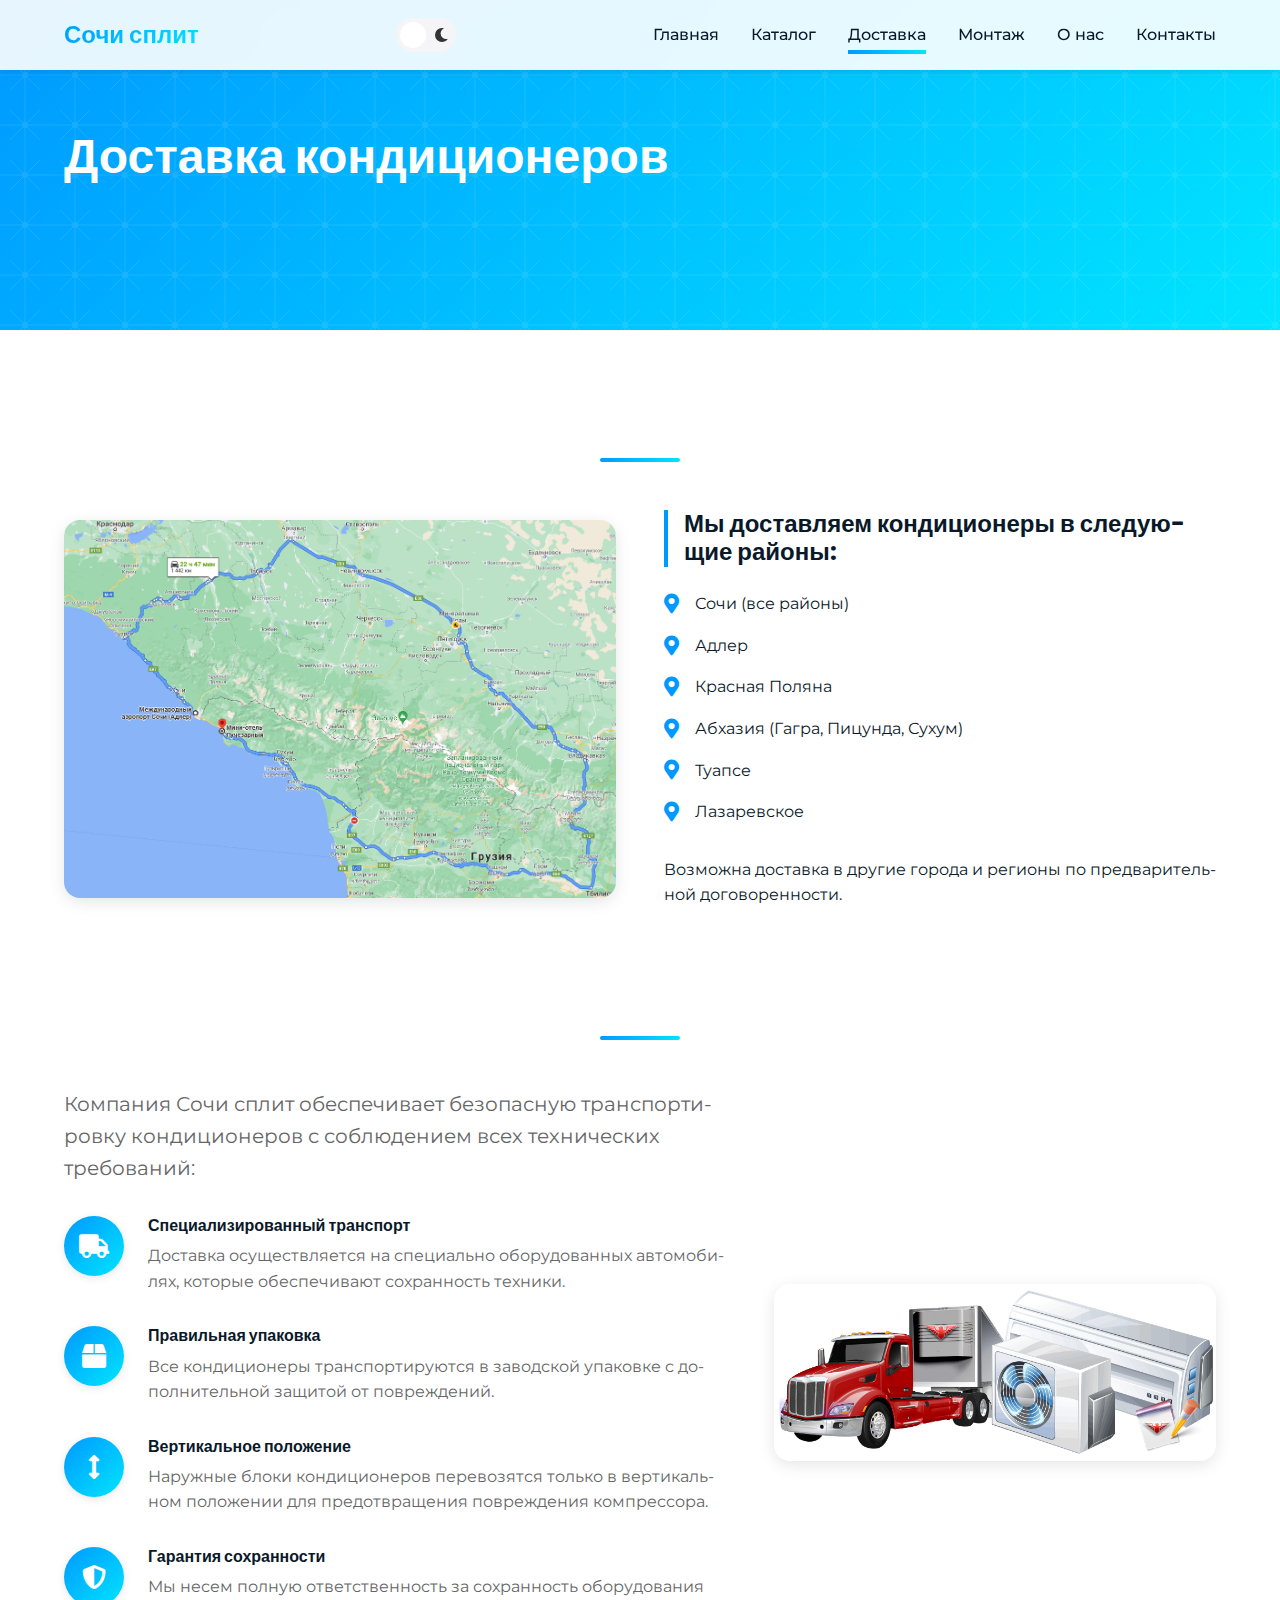
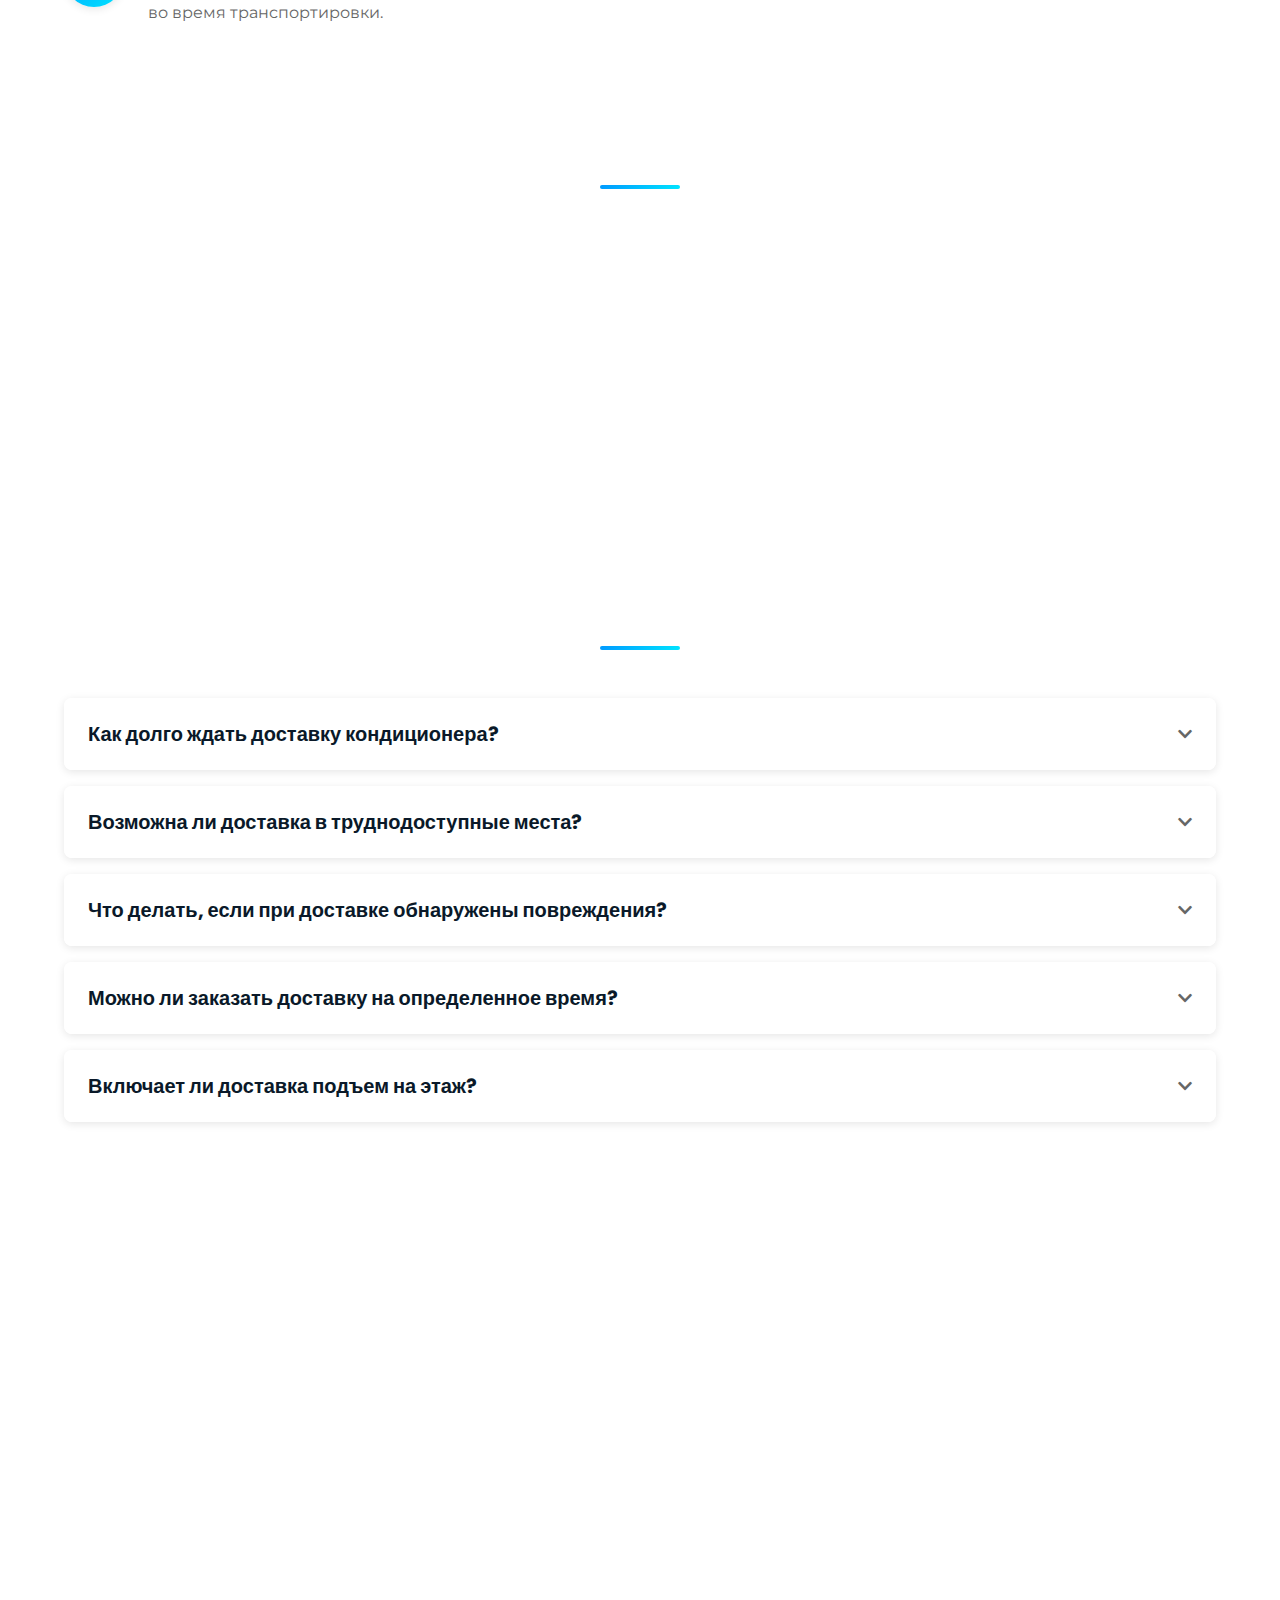
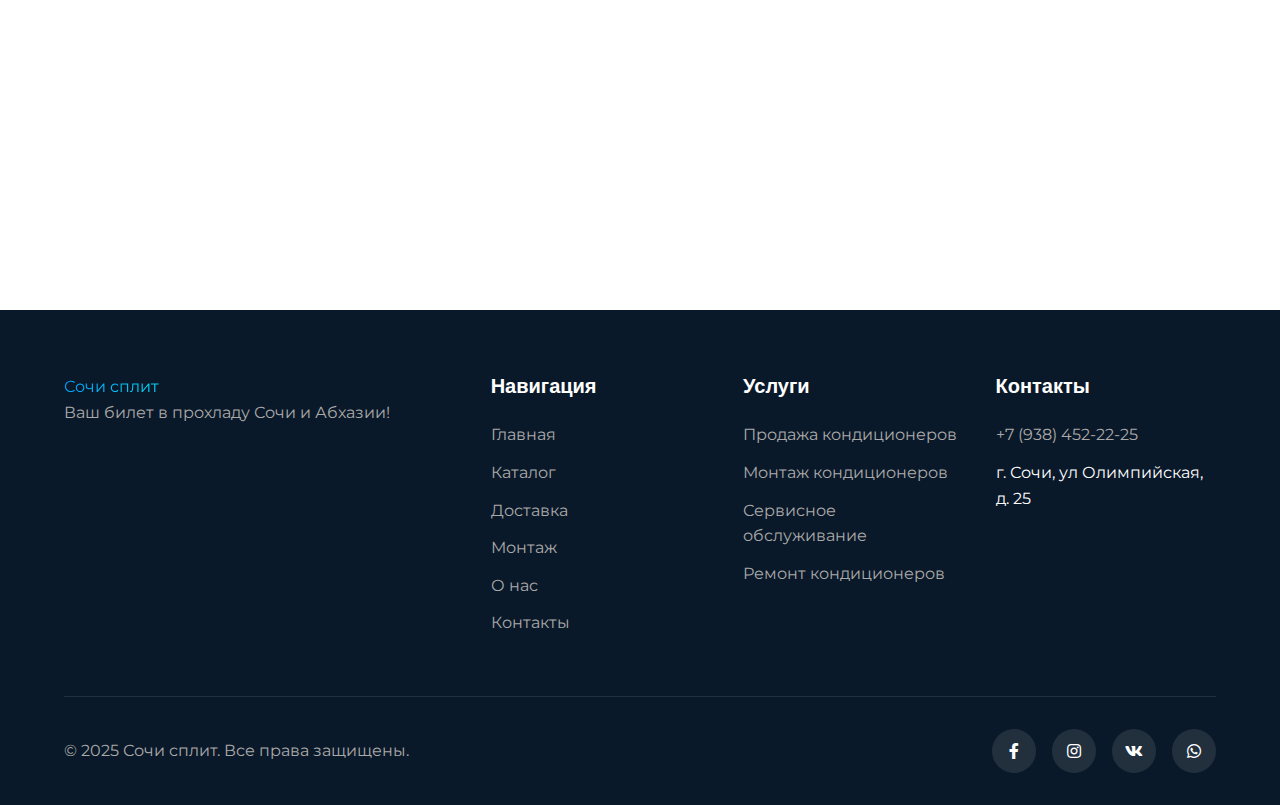
<file: delivery.html>
<!DOCTYPE html>
<html lang="ru">
<head>
    <meta charset="UTF-8">
    <meta name="viewport" content="width=device-width, initial-scale=1.0">
    <title>Доставка кондиционеров в Сочи и Абхазии | Быстро и надежно | Сочи сплит</title>
    <meta name="description" content="Быстрая и безопасная доставка кондиционеров по Сочи и Абхазии. Специализированный транспорт, профессиональная упаковка, гарантия сохранности оборудования. ☎ 8 938 452 22 25">
    <meta name="keywords" content="доставка кондиционеров Сочи, стоимость доставки сплит-систем, транспортировка климатического оборудования, сроки доставки Абхазия, зоны доставки кондиционеров">
    <link rel="canonical" href="https://сочисплит.рф/delivery.html">
    <meta name="robots" content="index, follow, max-snippet:-1, max-image-preview:large, max-video-preview:-1">
    
    <!-- Open Graph теги -->
    <meta property="og:locale" content="ru_RU">
    <meta property="og:type" content="website">
    <meta property="og:title" content="Доставка кондиционеров в Сочи и Абхазии | Быстро и надежно | Сочи сплит">
    <meta property="og:description" content="Быстрая и безопасная доставка кондиционеров по Сочи и Абхазии. Специализированный транспорт, профессиональная упаковка, гарантия сохранности.">
    <meta property="og:url" content="https://сочисплит.рф/delivery.html">
    <meta property="og:site_name" content="Сочи сплит">
    <meta property="og:image" content="https://сочисплит.рф/img/delivery-truck.jpg">
    <meta property="og:image:width" content="1200">
    <meta property="og:image:height" content="630">
    
    <!-- Twitter Card теги -->
    <meta name="twitter:card" content="summary_large_image">
    <meta name="twitter:title" content="Доставка кондиционеров в Сочи и Абхазии | Быстро и надежно | Сочи сплит">
    <meta name="twitter:description" content="Быстрая и безопасная доставка кондиционеров по Сочи и Абхазии. Специализированный транспорт, профессиональная упаковка.">
    <meta name="twitter:image" content="https://сочисплит.рф/img/delivery-truck.jpg">
    
    <!-- Geo мета-теги для локального SEO -->
    <meta name="geo.region" content="RU-KDA">
    <meta name="geo.placename" content="Сочи">
    <meta name="geo.position" content="43.585472;39.723089">
    <meta name="ICBM" content="43.585472, 39.723089">
    
    <!-- Мета-теги для мобильных устройств -->
    <meta name="format-detection" content="telephone=no">
    <meta name="apple-mobile-web-app-capable" content="yes">
    <meta name="apple-mobile-web-app-status-bar-style" content="black">
    <link rel="apple-touch-icon" sizes="180x180" href="/apple-touch-icon.png">
    <link rel="icon" type="image/png" sizes="32x32" href="/favicon-32x32.png">
    <link rel="icon" type="image/png" sizes="16x16" href="/favicon-16x16.png">
    <link rel="manifest" href="/site.webmanifest">
    
    <!-- Дополнительные мета-теги -->
    <meta name="author" content="Сочи сплит">
    <meta name="theme-color" content="#0099ff">
    <meta name="msapplication-TileColor" content="#0099ff">
    <meta name="application-name" content="Сочи сплит">
    <meta name="apple-mobile-web-app-title" content="Сочи сплит">
    <meta name="rating" content="general">
    <meta name="revisit-after" content="7 days">
    <meta name="googlebot" content="index, follow, max-snippet:-1, max-image-preview:large, max-video-preview:-1">
    <meta name="bingbot" content="index, follow, max-snippet:-1, max-image-preview:large, max-video-preview:-1">
    <meta name="language" content="Russian">
    <meta name="coverage" content="Russia">
    <meta name="target" content="all">

    <link rel="stylesheet" href="css/styles.css">
    <link rel="stylesheet" href="css/animations.css">
    <link rel="stylesheet" href="css/delivery-styles.css">
    <link rel="stylesheet" href="css/responsive.css">
    <link rel="preconnect" href="https://fonts.googleapis.com">
    <link rel="preconnect" href="https://fonts.gstatic.com" crossorigin>
    <link href="https://fonts.googleapis.com/css2?family=Montserrat:wght@400;500;600;700&family=Poppins:wght@300;400;600;800&display=swap" rel="stylesheet">
    <link rel="stylesheet" href="https://cdnjs.cloudflare.com/ajax/libs/font-awesome/5.15.4/css/all.min.css">
</head>
<body>
    <!-- Шапка сайта -->
    <header class="header">
        <div class="container">
            <div class="logo">
                <a href="index.html">
                    <span class="logo-text">Сочи <span class="accent"> сплит</span></span>
                </a>
            </div>
            <!-- Переключатель темы (перемещен в шапку) -->
            <div class="theme-switch-wrapper">
                <label class="theme-switch" for="checkbox">
                    <input type="checkbox" id="checkbox" />
                    <div class="slider round">
                        <i class="fas fa-sun"></i>
                        <i class="fas fa-moon"></i>
                    </div>
                </label>
            </div>
            <nav class="main-nav">
                <ul class="nav-list">
                    <li class="nav-item"><a href="index.html" class="nav-link">Главная</a></li>
                    <li class="nav-item"><a href="catalog.html" class="nav-link">Каталог</a></li>
                    <li class="nav-item"><a href="delivery.html" class="nav-link active">Доставка</a></li>
                    <li class="nav-item"><a href="installation.html" class="nav-link">Монтаж</a></li>
                    <li class="nav-item"><a href="about.html" class="nav-link">О нас</a></li>
                    <li class="nav-item"><a href="contacts.html" class="nav-link">Контакты</a></li>
                </ul>
            </nav>
            <div class="hamburger" title="Открыть меню навигации" aria-label="Открыть меню навигации" role="button" tabindex="0">
                <span class="bar"></span>
                <span class="bar"></span>
                <span class="bar"></span>
            </div>
        </div>
    </header>

    <!-- Заголовок страницы -->
    <section class="page-header">
        <div class="container">
            <h1 class="page-title fade-in">Доставка кондиционеров</h1>
            <p class="page-subtitle fade-in delay-1">Быстрая и безопасная доставка кондиционеров от компании Сочи сплит в Сочи и Абхазии</p>
        </div>
    </section>

    <!-- Основное содержание -->
    <section class="delivery-section">
        <div class="container">
            <!-- Зоны доставки -->
            <div class="section-header">
                <h2 class="section-title slide-up">Зоны <span class="accent">доставки</span></h2>
                <div class="section-line"></div>
            </div>
            <div class="delivery-zones">
                <div class="delivery-map">
                    <img src="img/delivery-map.jpg" alt="Карта зон доставки" class="img-zoom">
                </div>
                <div class="delivery-zones-info">
                    <h3>Мы доставляем кондиционеры в следующие районы:</h3>
                    <ul class="zones-list">
                        <li><i class="fas fa-map-marker-alt accent"></i> Сочи (все районы)</li>
                        <li><i class="fas fa-map-marker-alt accent"></i> Адлер</li>
                        <li><i class="fas fa-map-marker-alt accent"></i> Красная Поляна</li>
                        <li><i class="fas fa-map-marker-alt accent"></i> Абхазия (Гагра, Пицунда, Сухум)</li>
                        <li><i class="fas fa-map-marker-alt accent"></i> Туапсе</li>
                        <li><i class="fas fa-map-marker-alt accent"></i> Лазаревское</li>
                    </ul>
                    <p>Возможна доставка в другие города и регионы по предварительной договоренности.</p>
                </div>
            </div>

            <!-- Особенности транспортировки -->
            <div class="section-header">
                <h2 class="section-title slide-up">Особенности <span class="accent">транспортировки</span></h2>
                <div class="section-line"></div>
            </div>
            <div class="delivery-features">
                <div class="features-content">
                    <p>Компания Сочи сплит обеспечивает безопасную транспортировку кондиционеров с соблюдением всех технических требований:</p>
                    <ul class="features-list">
                        <li>
                            <div class="feature-icon">
                                <i class="fas fa-truck"></i>
                            </div>
                            <div class="feature-text">
                                <h4>Специализированный транспорт</h4>
                                <p>Доставка осуществляется на специально оборудованных автомобилях, которые обеспечивают сохранность техники.</p>
                            </div>
                        </li>
                        <li>
                            <div class="feature-icon">
                                <i class="fas fa-box"></i>
                            </div>
                            <div class="feature-text">
                                <h4>Правильная упаковка</h4>
                                <p>Все кондиционеры транспортируются в заводской упаковке с дополнительной защитой от повреждений.</p>
                            </div>
                        </li>
                        <li>
                            <div class="feature-icon">
                                <i class="fas fa-arrows-alt-v"></i>
                            </div>
                            <div class="feature-text">
                                <h4>Вертикальное положение</h4>
                                <p>Наружные блоки кондиционеров перевозятся только в вертикальном положении для предотвращения повреждения компрессора.</p>
                            </div>
                        </li>
                        <li>
                            <div class="feature-icon">
                                <i class="fas fa-shield-alt"></i>
                            </div>
                            <div class="feature-text">
                                <h4>Гарантия сохранности</h4>
                                <p>Мы несем полную ответственность за сохранность оборудования во время транспортировки.</p>
                            </div>
                        </li>
                    </ul>
                </div>
                <div class="features-image">
                    <img src="img/delivery-truck.jpg" alt="Доставка кондиционеров" class="img-zoom">
                </div>
            </div>

            <!-- Процесс доставки -->
            <div class="section-header">
                <h2 class="section-title slide-up">Процесс <span class="accent">доставки</span></h2>
                <div class="section-line"></div>
            </div>
            <div class="delivery-process">
                <div class="process-steps">
                    <div class="step">
                        <div class="step-number">01</div>
                        <div class="step-content">
                            <h3 class="step-title">Оформление заказа</h3>
                            <p class="step-description">Вы выбираете кондиционер и оформляете заказ на сайте или по телефону.</p>
                        </div>
                    </div>
                    <div class="step">
                        <div class="step-number">02</div>
                        <div class="step-content">
                            <h3 class="step-title">Подтверждение</h3>
                            <p class="step-description">Наш менеджер связывается с вами для подтверждения заказа и согласования даты доставки.</p>
                        </div>
                    </div>
                    <div class="step">
                        <div class="step-number">03</div>
                        <div class="step-content">
                            <h3 class="step-title">Доставка</h3>
                            <p class="step-description">В назначенный день наши специалисты доставляют кондиционер по указанному адресу.</p>
                        </div>
                    </div>
                    <div class="step">
                        <div class="step-number">04</div>
                        <div class="step-content">
                            <h3 class="step-title">Проверка</h3>
                            <p class="step-description">При получении вы проверяете комплектацию и отсутствие повреждений.</p>
                        </div>
                    </div>
                </div>
            </div>

            <!-- Часто задаваемые вопросы -->
            <div class="section-header">
                <h2 class="section-title slide-up">Часто задаваемые <span class="accent">вопросы</span></h2>
                <div class="section-line"></div>
            </div>
            <div class="delivery-faq">
                <div class="faq-item">
                    <div class="faq-question">
                        <h3>Как долго ждать доставку кондиционера?</h3>
                        <i class="fas fa-chevron-down"></i>
                    </div>
                    <div class="faq-answer">
                        <div>
                            <p>Срок доставки зависит от вашего местоположения и наличия товара на складе. В среднем, доставка по Сочи занимает 1-2 дня, в Абхазию — 3-6 дней. Точные сроки доставки вы можете узнать у нашего менеджера при оформлении заказа.</p>
                        </div>
                    </div>
                </div>
                <div class="faq-item">
                    <div class="faq-question">
                        <h3>Возможна ли доставка в труднодоступные места?</h3>
                        <i class="fas fa-chevron-down"></i>
                    </div>
                    <div class="faq-answer">
                        <div>
                            <p>Да, мы осуществляем доставку даже в труднодоступные места. В таких случаях стоимость доставки рассчитывается индивидуально в зависимости от сложности маршрута. Наши специалисты имеют опыт доставки в горные районы и на удаленные объекты.</p>
                        </div>
                    </div>
                </div>
                <div class="faq-item">
                    <div class="faq-question">
                        <h3>Что делать, если при доставке обнаружены повреждения?</h3>
                        <i class="fas fa-chevron-down"></i>
                    </div>
                    <div class="faq-answer">
                        <div>
                            <p>При получении товара обязательно проверьте целостность упаковки и отсутствие видимых повреждений. В случае обнаружения повреждений, сразу сообщите об этом курьеру и свяжитесь с нашим менеджером. Мы заменим поврежденный товар в кратчайшие сроки.</p>
                        </div>
                    </div>
                </div>
                <div class="faq-item">
                    <div class="faq-question">
                        <h3>Можно ли заказать доставку на определенное время?</h3>
                        <i class="fas fa-chevron-down"></i>
                    </div>
                    <div class="faq-answer">
                        <div>
                            <p>Да, вы можете указать предпочтительный временной интервал для доставки (утро, день, вечер). Мы постараемся учесть ваши пожелания. За дополнительную плату возможна доставка в точно указанное время.</p>
                        </div>
                    </div>
                </div>
                <div class="faq-item">
                    <div class="faq-question">
                        <h3>Включает ли доставка подъем на этаж?</h3>
                        <i class="fas fa-chevron-down"></i>
                    </div>
                    <div class="faq-answer">
                        <div>
                            <p>Эта информация обговаривается индивидуально с менеджером при оформлении заказа.</p>
                        </div>
                    </div>
                </div>
            </div>
        </div>
    </section>

    <!-- Преимущества -->
    <section class="advantages-section scroll-animation">
        <div class="container">
            <div class="section-header">
                <h2 class="section-title slide-up">Почему выбирают <span class="accent">нас</span></h2>
                <div class="section-line"></div>
            </div>
            <div class="advantages-list">
                <div class="advantage-item scroll-animation">
                    <div class="advantage-number">01</div>
                    <div class="advantage-content">
                        <h3 class="advantage-title">Оптовые цены</h3>
                        <p class="advantage-description">Работаем напрямую с оптового склада, без посредников.</p>
                    </div>
                </div>
                <div class="advantage-item scroll-animation delay-1">
                    <div class="advantage-number">02</div>
                    <div class="advantage-content">
                        <h3 class="advantage-title">Профессиональный монтаж</h3>
                        <p class="advantage-description">Опытные мастера с многолетним стажем работы.</p>
                    </div>
                </div>
                <div class="advantage-item scroll-animation delay-2">
                    <div class="advantage-number">03</div>
                    <div class="advantage-content">
                        <h3 class="advantage-title">Гарантия качества</h3>
                        <p class="advantage-description">Официальная гарантия на оборудование и монтажные работы.</p>
                    </div>
                </div>
                <div class="advantage-item scroll-animation delay-3">
                    <div class="advantage-number">04</div>
                    <div class="advantage-content">
                        <h3 class="advantage-title">Быстрая доставка</h3>
                        <p class="advantage-description">Доставляем в день заказа или на следующий день.</p>
                    </div>
                </div>
            </div>
        </div>
    </section>

    <!-- Футер -->
    <footer class="footer">
        <div class="container">
            <div class="footer-content">
                <div class="footer-logo">
                    <span class="logo-text">Сочи<span class="accent"> сплит</span></span>
                    <p>Ваш билет в прохладу Сочи и Абхазии!</p>
                </div>
                <div class="footer-links">
                    <div class="footer-column">
                        <h3>Навигация</h3>
                        <ul>
                            <li><a href="index.html">Главная</a></li>
                            <li><a href="catalog.html">Каталог</a></li>
                            <li><a href="delivery.html">Доставка</a></li>
                            <li><a href="installation.html">Монтаж</a></li>
                            <li><a href="about.html">О нас</a></li>
                            <li><a href="contacts.html">Контакты</a></li>
                        </ul>
                    </div>
                    <div class="footer-column">
                        <h3>Услуги</h3>
                        <ul>
                            <li><a href="#">Продажа кондиционеров</a></li>
                            <li><a href="#">Монтаж кондиционеров</a></li>
                            <li><a href="#">Сервисное обслуживание</a></li>
                            <li><a href="#">Ремонт кондиционеров</a></li>
                        </ul>
                    </div>
                    <div class="footer-column">
                        <h3>Контакты</h3>
                        <ul>
                            <li><a href="tel:+7 (938) 452-22-25">+7 (938) 452-22-25</a></li>
                            <li>г. Сочи, ул Олимпийская, д. 25</li>
                        </ul>
                    </div>
                </div>
            </div>
            <div class="footer-bottom">
                <div class="copyright">
                    © 2025 Сочи сплит. Все права защищены.
                </div>
                <div class="social-links">
                    <a href="#" class="social-link"><i class="fab fa-facebook-f"></i></a>
                    <a href="#" class="social-link"><i class="fab fa-instagram"></i></a>
                    <a href="#" class="social-link"><i class="fab fa-vk"></i></a>
                    <a href="#" class="social-link"><i class="fab fa-whatsapp"></i></a>
                </div>
            </div>
        </div>
    </footer>

    <script src="js/script.js"></script>
    <script src="js/delivery-scripts.js"></script>
    <script>
        // Инлайн-скрипт для отладки аккордеона
        document.addEventListener('DOMContentLoaded', function() {
            console.log('Страница доставки загружена, проверяем аккордеон');
            
            // Проверяем наличие элементов аккордеона
            const faqItems = document.querySelectorAll('.faq-item');
            console.log(`Найдено ${faqItems.length} элементов .faq-item`);
            
            const faqQuestions = document.querySelectorAll('.faq-question');
            console.log(`Найдено ${faqQuestions.length} элементов .faq-question`);
            
            const faqAnswers = document.querySelectorAll('.faq-answer');
            console.log(`Найдено ${faqAnswers.length} элементов .faq-answer`);
            
            // Добавляем прямые обработчики кликов для каждого вопроса
            faqQuestions.forEach((question, index) => {
                question.addEventListener('click', function() {
                    console.log(`Клик по вопросу ${index + 1} (инлайн-обработчик)`);
                    
                    // Находим родительский элемент
                    const parent = this.parentElement;
                    console.log('Родительский элемент:', parent);
                    
                    // Переключаем класс active
                    if (parent.classList.contains('active')) {
                        parent.classList.remove('active');
                    } else {
                        // Закрываем все остальные
                        faqItems.forEach(item => item.classList.remove('active'));
                        // Открываем текущий
                        parent.classList.add('active');
                    }
                });
            });
        });
    </script>
    
    <!-- Структурированные данные Schema.org для BreadcrumbList -->
    <script type="application/ld+json">
    {
      "@context": "https://schema.org",
      "@type": "BreadcrumbList",
      "itemListElement": [
        {
          "@type": "ListItem",
          "position": 1,
          "name": "Главная",
          "item": "https://сочисплит.рф/"
        },
        {
          "@type": "ListItem",
          "position": 2,
          "name": "Доставка кондиционеров",
          "item": "https://сочисплит.рф/delivery.html"
        }
      ]
    }
    </script>
    
    <!-- Структурированные данные Schema.org для DeliveryTimeSettings -->
    <script type="application/ld+json">
    {
      "@context": "https://schema.org",
      "@type": "DeliveryTimeSettings",
      "deliveryTime": {
        "@type": "ShippingDeliveryTime",
        "businessDays": {
          "@type": "OpeningHoursSpecification",
          "dayOfWeek": ["Monday", "Tuesday", "Wednesday", "Thursday", "Friday", "Saturday"]
        },
        "cutoffTime": "15:00",
        "handlingTime": {
          "@type": "QuantitativeValue",
          "minValue": "0",
          "maxValue": "1",
          "unitCode": "DAY"
        },
        "transitTime": {
          "@type": "QuantitativeValue",
          "minValue": "1",
          "maxValue": "6",
          "unitCode": "DAY"
        }
      },
      "shippingDestination": {
        "@type": "DefinedRegion",
        "addressCountry": "RU",
        "addressRegion": ["Краснодарский край", "Абхазия"]
      }
    }
    </script>
    
    <!-- Структурированные данные Schema.org для FAQPage -->
    <script type="application/ld+json">
    {
      "@context": "https://schema.org",
      "@type": "FAQPage",
      "mainEntity": [
        {
          "@type": "Question",
          "name": "Как долго ждать доставку кондиционера?",
          "acceptedAnswer": {
            "@type": "Answer",
            "text": "Срок доставки зависит от вашего местоположения и наличия товара на складе. В среднем, доставка по Сочи занимает 1-2 дня, в Абхазию — 3-6 дней. Точные сроки доставки вы можете узнать у нашего менеджера при оформлении заказа."
          }
        },
        {
          "@type": "Question",
          "name": "Возможна ли доставка в труднодоступные места?",
          "acceptedAnswer": {
            "@type": "Answer",
            "text": "Да, мы осуществляем доставку в труднодоступные места, включая горные районы Сочи и отдаленные населенные пункты Абхазии. В таких случаях стоимость доставки рассчитывается индивидуально и может быть выше стандартной."
          }
        }
      ]
    }
    </script>
    
    <!-- Структурированные данные Schema.org для процесса доставки (HowTo) -->
    <script type="application/ld+json">
    {
      "@context": "https://schema.org",
      "@type": "HowTo",
      "name": "Процесс доставки кондиционеров",
      "description": "Процесс доставки кондиционеров от компании Сочи сплит включает 4 основных этапа",
      "step": [
        {
          "@type": "HowToStep",
          "name": "Оформление заказа",
          "text": "Вы выбираете кондиционер и оформляете заказ на сайте или по телефону.",
          "image": "https://сочисплит.рф/img/order-step.jpg",
          "url": "https://сочисплит.рф/delivery.html#step1"
        },
        {
          "@type": "HowToStep",
          "name": "Подтверждение",
          "text": "Наш менеджер связывается с вами для подтверждения заказа и согласования даты доставки.",
          "image": "https://сочисплит.рф/img/confirm-step.jpg",
          "url": "https://сочисплит.рф/delivery.html#step2"
        },
        {
          "@type": "HowToStep",
          "name": "Доставка",
          "text": "В назначенный день наши специалисты доставляют кондиционер по указанному адресу.",
          "image": "https://сочисплит.рф/img/delivery-step.jpg",
          "url": "https://сочисплит.рф/delivery.html#step3"
        },
        {
          "@type": "HowToStep",
          "name": "Проверка",
          "text": "При получении вы проверяете комплектацию и отсутствие повреждений.",
          "image": "https://сочисплит.рф/img/check-step.jpg",
          "url": "https://сочисплит.рф/delivery.html#step4"
        }
      ]
    }
    </script>
</body>
</html>
</file>
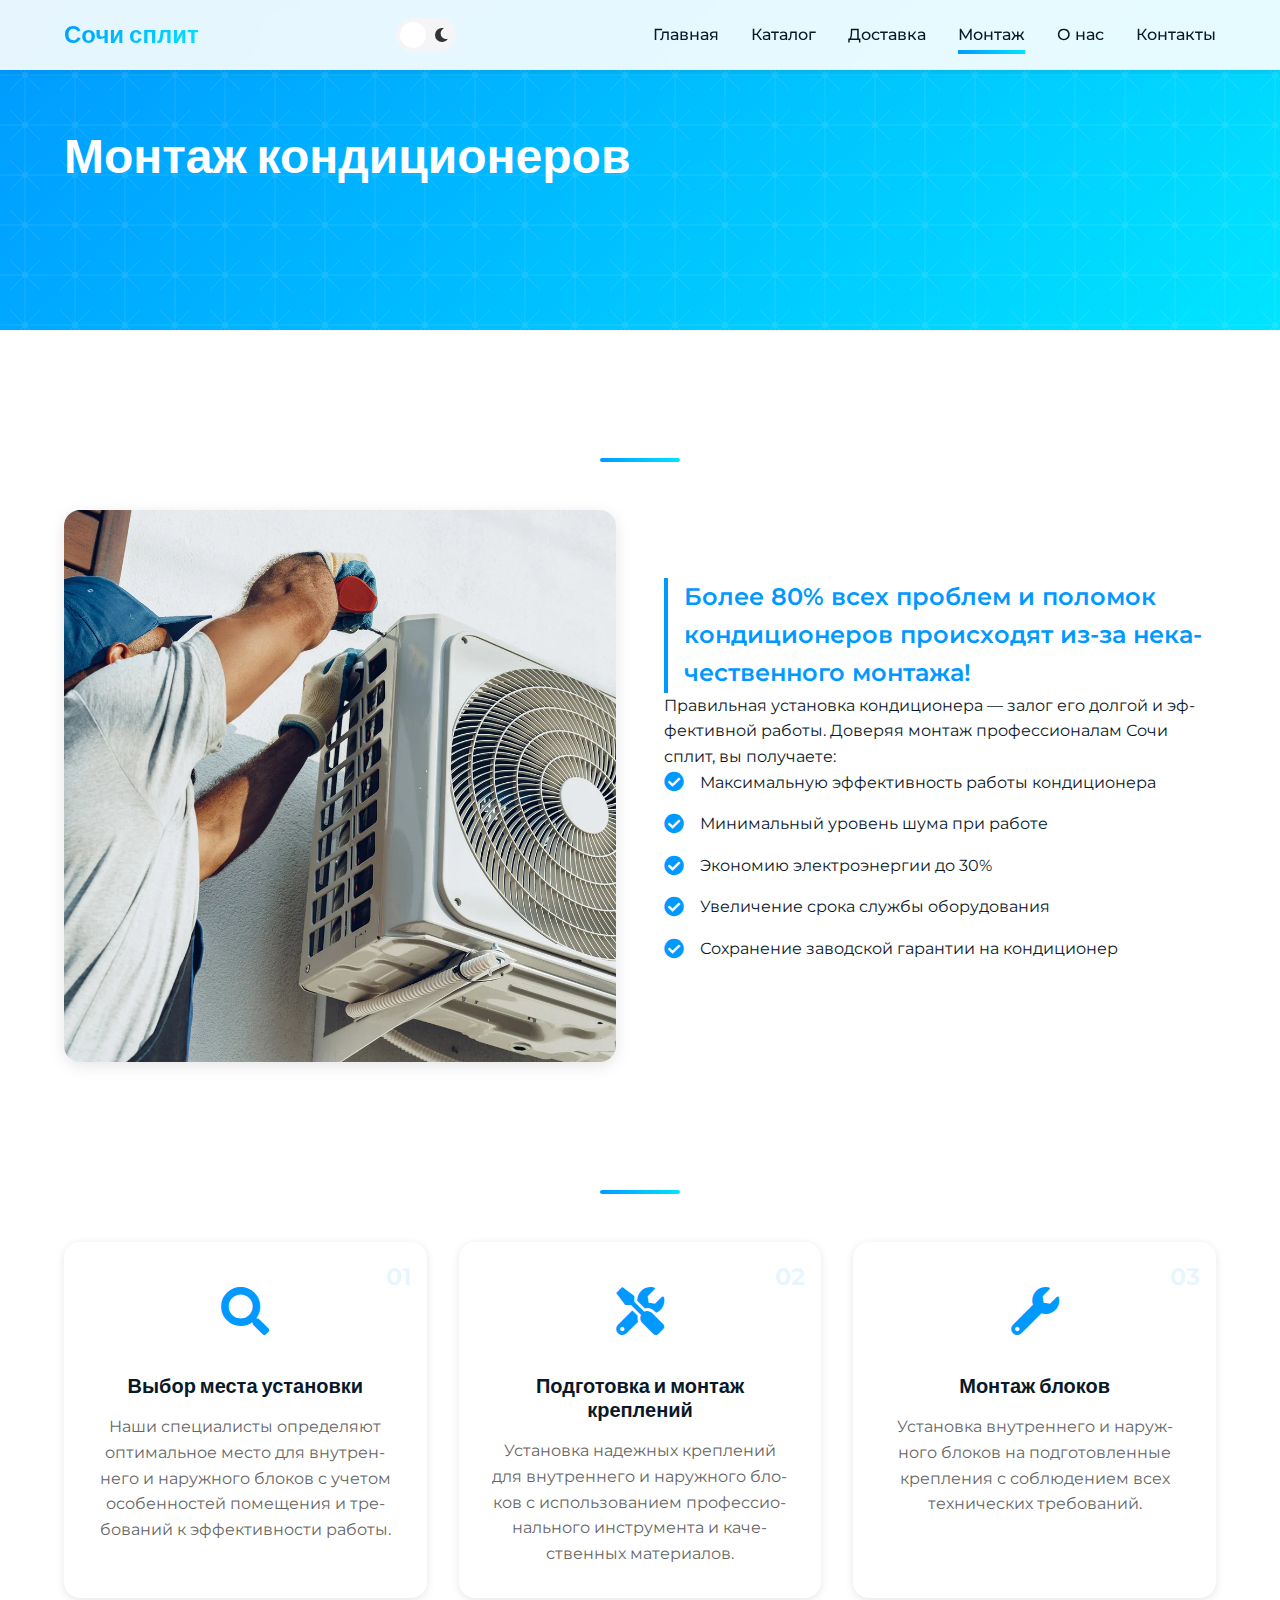
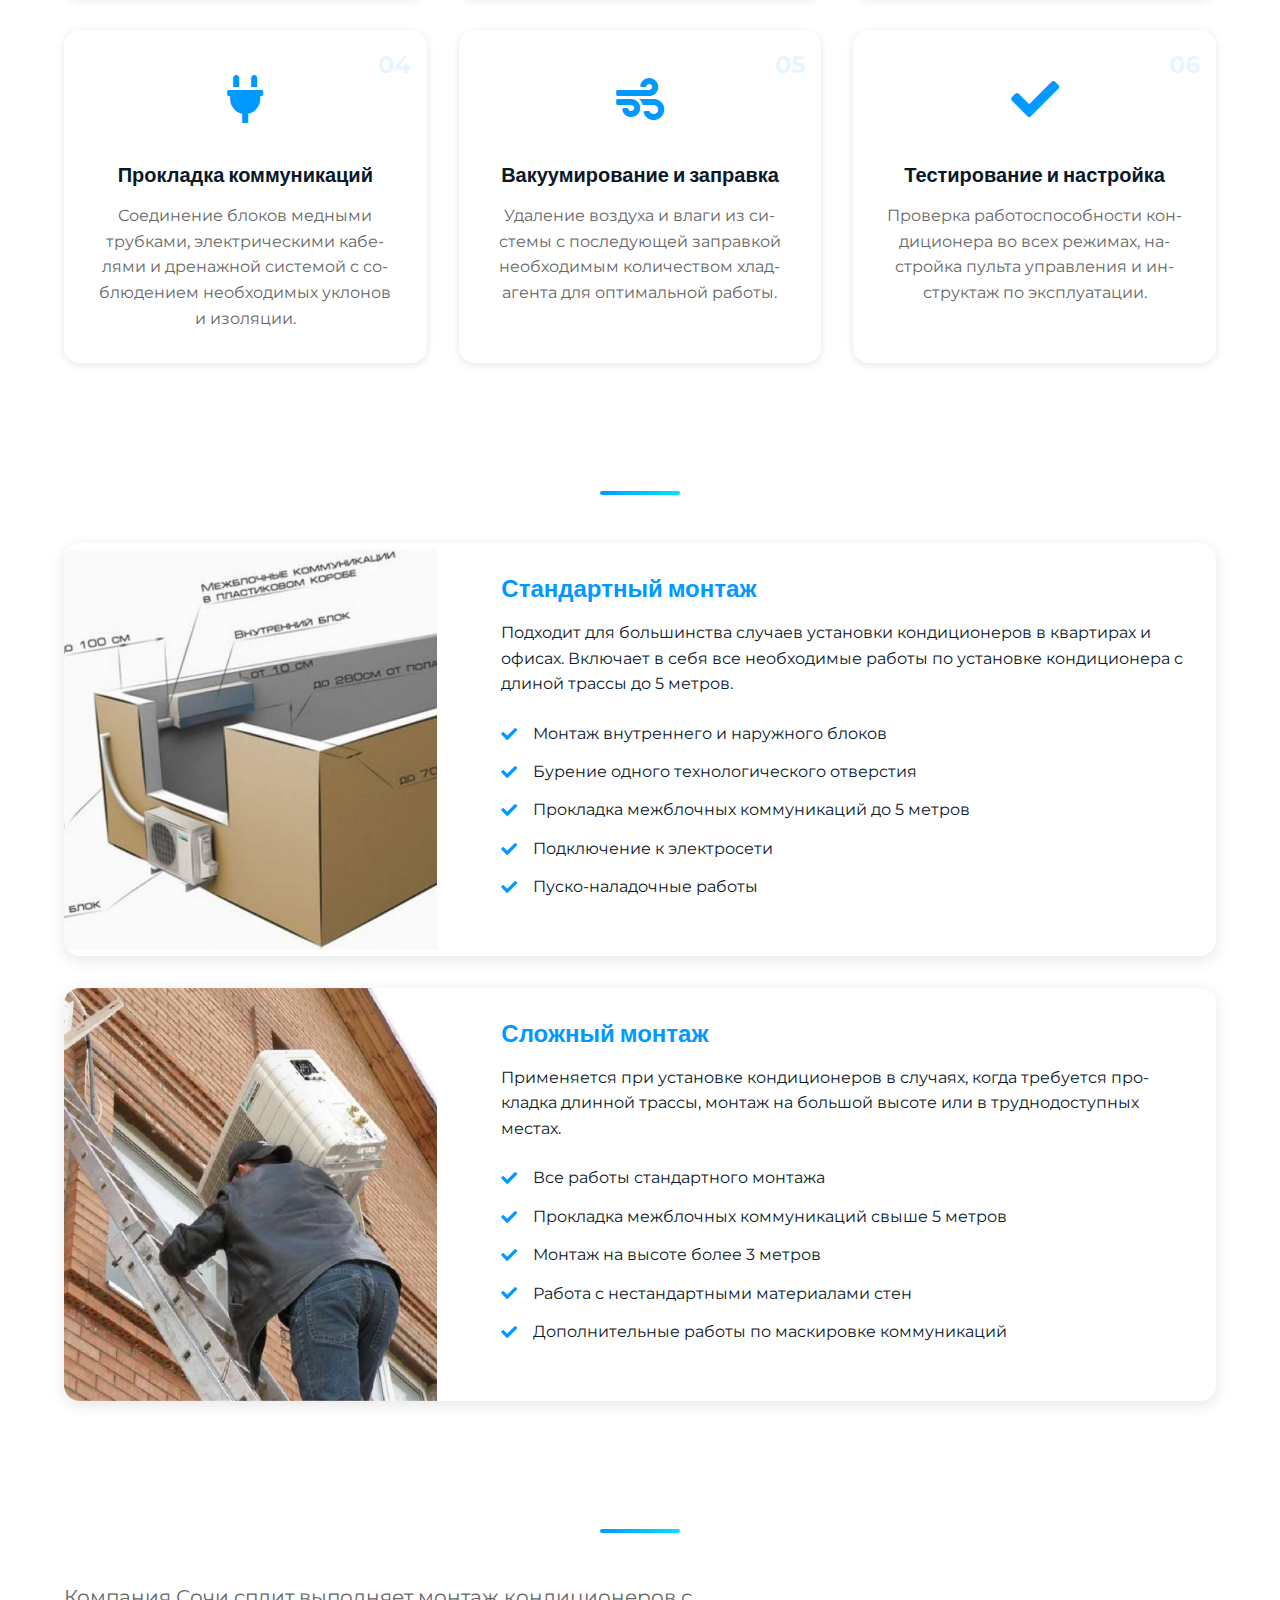
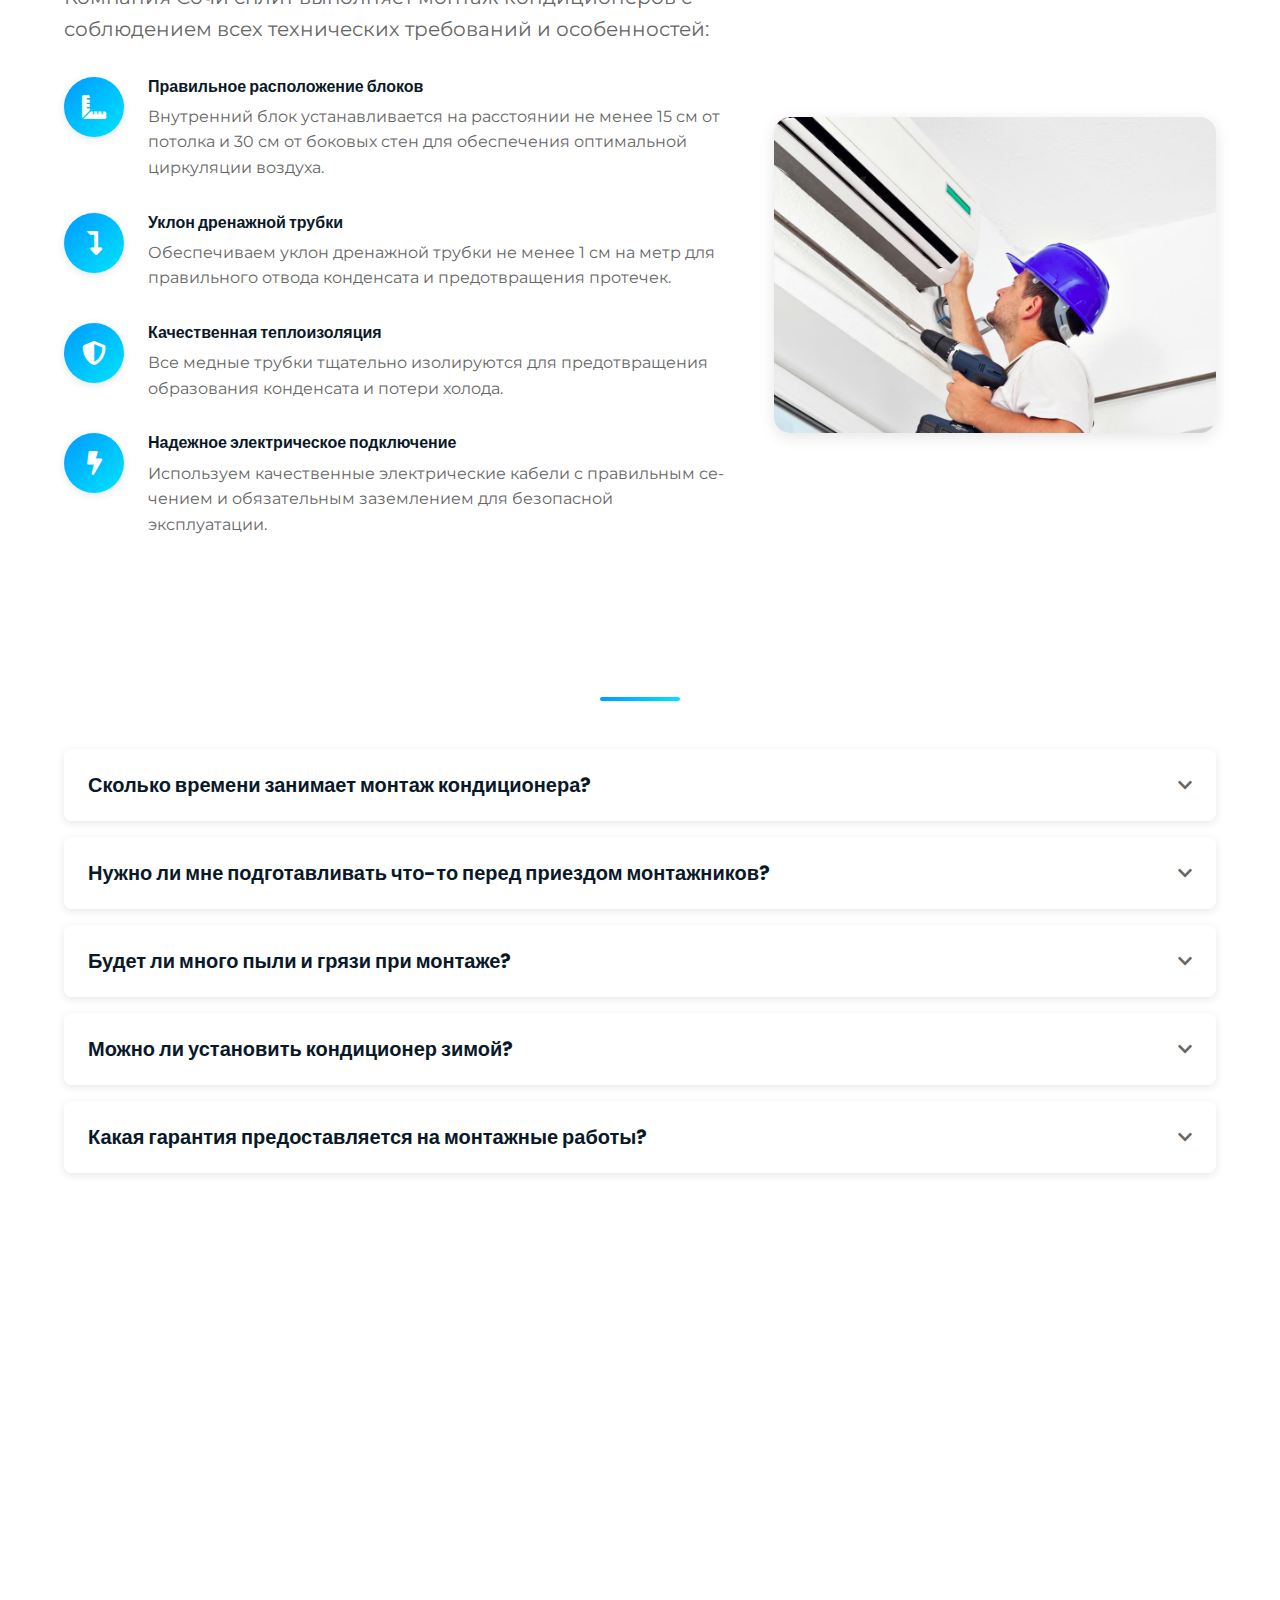
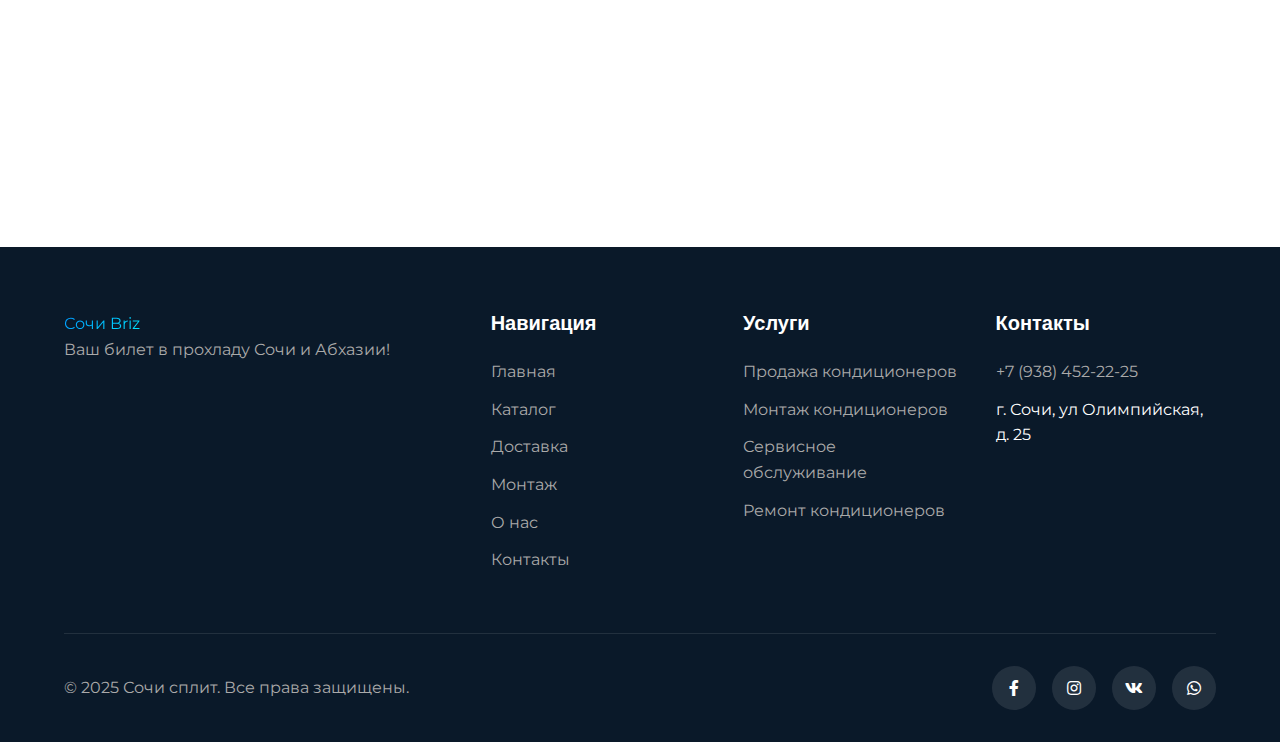
<file: installation.html>
<!DOCTYPE html>
<html lang="ru">
<head>
    <meta charset="UTF-8">
    <meta name="viewport" content="width=device-width, initial-scale=1.0">
    <title>Монтаж кондиционеров в Сочи и Абхазии | Профессиональная установка | Сочи сплит</title>
    <meta name="description" content="Профессиональный монтаж и установка кондиционеров в Сочи и Абхазии. Опытные мастера, гарантия на работы, стандартный и сложный монтаж. ☎ 8 938 452 22 25">
    <meta name="keywords" content="монтаж кондиционеров Сочи, установка сплит-систем, профессиональный монтаж, этапы установки кондиционера, стоимость монтажа, гарантия на монтаж">
    <link rel="canonical" href="https://сочисплит.рф/installation.html">
    <meta name="robots" content="index, follow, max-snippet:-1, max-image-preview:large, max-video-preview:-1">
    
    <!-- Open Graph теги -->
    <meta property="og:locale" content="ru_RU">
    <meta property="og:type" content="website">
    <meta property="og:title" content="Монтаж кондиционеров в Сочи и Абхазии | Профессиональная установка | Сочи сплит">
    <meta property="og:description" content="Профессиональный монтаж кондиционеров в Сочи и Абхазии. Опытные мастера, гарантия на работы, стандартный и сложный монтаж от компании Сочи сплит.">
    <meta property="og:url" content="https://сочисплит.рф/installation.html">
    <meta property="og:site_name" content="Сочи сплит">
    <meta property="og:image" content="https://сочисплит.рф/img/professional-installation.jpg">
    <meta property="og:image:width" content="1200">
    <meta property="og:image:height" content="630">
    
    <!-- Twitter Card теги -->
    <meta name="twitter:card" content="summary_large_image">
    <meta name="twitter:title" content="Монтаж кондиционеров в Сочи и Абхазии | Профессиональная установка | Сочи сплит">
    <meta name="twitter:description" content="Профессиональный монтаж кондиционеров в Сочи и Абхазии. Опытные мастера, гарантия на работы, качественное оборудование.">
    <meta name="twitter:image" content="https://сочисплит.рф/img/professional-installation.jpg">
    
    <!-- Geo мета-теги для локального SEO -->
    <meta name="geo.region" content="RU-KDA">
    <meta name="geo.placename" content="Сочи">
    <meta name="geo.position" content="43.585472;39.723089">
    <meta name="ICBM" content="43.585472, 39.723089">
    
    <!-- Мета-теги для мобильных устройств -->
    <meta name="format-detection" content="telephone=no">
    <meta name="apple-mobile-web-app-capable" content="yes">
    <meta name="apple-mobile-web-app-status-bar-style" content="black">
    <link rel="apple-touch-icon" sizes="180x180" href="/apple-touch-icon.png">
    <link rel="icon" type="image/png" sizes="32x32" href="/favicon-32x32.png">
    <link rel="icon" type="image/png" sizes="16x16" href="/favicon-16x16.png">
    <link rel="manifest" href="/site.webmanifest">
    
    <!-- Дополнительные мета-теги -->
    <meta name="author" content="Сочи сплит">
    <meta name="theme-color" content="#0099ff">
    <meta name="msapplication-TileColor" content="#0099ff">
    <meta name="application-name" content="Сочи сплит">
    <meta name="apple-mobile-web-app-title" content="Сочи сплит">
    <meta name="rating" content="general">
    <meta name="revisit-after" content="7 days">
    <meta name="googlebot" content="index, follow, max-snippet:-1, max-image-preview:large, max-video-preview:-1">
    <meta name="bingbot" content="index, follow, max-snippet:-1, max-image-preview:large, max-video-preview:-1">
    <meta name="language" content="Russian">
    <meta name="coverage" content="Russia">
    <meta name="target" content="all">
    
    <link rel="stylesheet" href="css/styles.css">
    <link rel="stylesheet" href="css/animations.css">
    <link rel="stylesheet" href="css/installation-styles.css">
    <link rel="stylesheet" href="css/responsive.css">
    <link rel="preconnect" href="https://fonts.googleapis.com">
    <link rel="preconnect" href="https://fonts.gstatic.com" crossorigin>
    <link href="https://fonts.googleapis.com/css2?family=Montserrat:wght@400;500;600;700&family=Poppins:wght@300;400;600;800&display=swap" rel="stylesheet">
    <link rel="stylesheet" href="https://cdnjs.cloudflare.com/ajax/libs/font-awesome/5.15.4/css/all.min.css">
    <style>
        .installation-faq {
            margin-bottom: 0;
            padding-bottom: 0;
        }
        .advantages-section {
            margin-top: 0;
            padding-top: 30px;
        }
    </style>
</head>
<body>
    <!-- Шапка сайта -->
    <header class="header">
        <div class="container">
            <div class="logo">
                <a href="index.html">
                    <span class="logo-text">Сочи <span class="accent"> сплит</span></span>
                </a>
            </div>
            <!-- Переключатель темы (перемещен в шапку) -->
            <div class="theme-switch-wrapper">
                <label class="theme-switch" for="checkbox">
                    <input type="checkbox" id="checkbox" />
                    <div class="slider round">
                        <i class="fas fa-sun"></i>
                        <i class="fas fa-moon"></i>
                    </div>
                </label>
            </div>
            <nav class="main-nav">
                <ul class="nav-list">
                    <li class="nav-item"><a href="index.html" class="nav-link">Главная</a></li>
                    <li class="nav-item"><a href="catalog.html" class="nav-link">Каталог</a></li>
                    <li class="nav-item"><a href="delivery.html" class="nav-link">Доставка</a></li>
                    <li class="nav-item"><a href="installation.html" class="nav-link active">Монтаж</a></li>
                    <li class="nav-item"><a href="about.html" class="nav-link">О нас</a></li>
                    <li class="nav-item"><a href="contacts.html" class="nav-link">Контакты</a></li>
                </ul>
            </nav>
            <div class="hamburger" title="Открыть меню навигации" aria-label="Открыть меню навигации" role="button" tabindex="0">
                <span class="bar"></span>
                <span class="bar"></span>
                <span class="bar"></span>
            </div>
        </div>
    </header>

    <!-- Заголовок страницы -->
    <section class="page-header">
        <div class="container">
            <h1 class="page-title fade-in">Монтаж кондиционеров</h1>
            <p class="page-subtitle fade-in delay-1">Профессиональная установка кондиционеров от компании Сочи сплит в Сочи и Абхазии</p>
        </div>
    </section>

    <!-- Основное содержание -->
    <section class="installation-section">
        <div class="container">
            <!-- Почему важен профессиональный монтаж -->
            <div class="section-header">
                <h2 class="section-title slide-up">Почему важен <span class="accent">профессиональный монтаж</span></h2>
                <div class="section-line"></div>
            </div>
            <div class="installation-importance">
                <div class="importance-image">
                    <img src="img/professional-installation.jpg" alt="Профессиональный монтаж кондиционеров" class="img-zoom">
                </div>
                <div class="importance-info">
                    <p class="highlight-text">Более 80% всех проблем и поломок кондиционеров происходят из-за некачественного монтажа!</p>
                    <p>Правильная установка кондиционера — залог его долгой и эффективной работы. Доверяя монтаж профессионалам Сочи сплит, вы получаете:</p>
                    <ul class="importance-list">
                        <li><i class="fas fa-check-circle accent"></i> Максимальную эффективность работы кондиционера</li>
                        <li><i class="fas fa-check-circle accent"></i> Минимальный уровень шума при работе</li>
                        <li><i class="fas fa-check-circle accent"></i> Экономию электроэнергии до 30%</li>
                        <li><i class="fas fa-check-circle accent"></i> Увеличение срока службы оборудования</li>
                        <li><i class="fas fa-check-circle accent"></i> Сохранение заводской гарантии на кондиционер</li>
                    </ul>
                </div>
            </div>

            <!-- Этапы монтажа -->
            <div class="section-header">
                <h2 class="section-title slide-up">Этапы <span class="accent">монтажа</span></h2>
                <div class="section-line"></div>
            </div>
            <div class="installation-steps">
                <div class="step-card">
                    <div class="step-number">01</div>
                    <div class="step-icon">
                        <i class="fas fa-search"></i>
                    </div>
                    <h3 class="step-title">Выбор места установки</h3>
                    <p class="step-description">Наши специалисты определяют оптимальное место для внутреннего и наружного блоков с учетом особенностей помещения и требований к эффективности работы.</p>
                </div>
                <div class="step-card">
                    <div class="step-number">02</div>
                    <div class="step-icon">
                        <i class="fas fa-tools"></i>
                    </div>
                    <h3 class="step-title">Подготовка и монтаж креплений</h3>
                    <p class="step-description">Установка надежных креплений для внутреннего и наружного блоков с использованием профессионального инструмента и качественных материалов.</p>
                </div>
                <div class="step-card">
                    <div class="step-number">03</div>
                    <div class="step-icon">
                        <i class="fas fa-wrench"></i>
                    </div>
                    <h3 class="step-title">Монтаж блоков</h3>
                    <p class="step-description">Установка внутреннего и наружного блоков на подготовленные крепления с соблюдением всех технических требований.</p>
                </div>
                <div class="step-card">
                    <div class="step-number">04</div>
                    <div class="step-icon">
                        <i class="fas fa-plug"></i>
                    </div>
                    <h3 class="step-title">Прокладка коммуникаций</h3>
                    <p class="step-description">Соединение блоков медными трубками, электрическими кабелями и дренажной системой с соблюдением необходимых уклонов и изоляции.</p>
                </div>
                <div class="step-card">
                    <div class="step-number">05</div>
                    <div class="step-icon">
                        <i class="fas fa-wind"></i>
                    </div>
                    <h3 class="step-title">Вакуумирование и заправка</h3>
                    <p class="step-description">Удаление воздуха и влаги из системы с последующей заправкой необходимым количеством хладагента для оптимальной работы.</p>
                </div>
                <div class="step-card">
                    <div class="step-number">06</div>
                    <div class="step-icon">
                        <i class="fas fa-check"></i>
                    </div>
                    <h3 class="step-title">Тестирование и настройка</h3>
                    <p class="step-description">Проверка работоспособности кондиционера во всех режимах, настройка пульта управления и инструктаж по эксплуатации.</p>
                </div>
            </div>

            <!-- Виды монтажа -->
            <div class="section-header">
                <h2 class="section-title slide-up">Виды <span class="accent">монтажа</span></h2>
                <div class="section-line"></div>
            </div>
            <div class="installation-types">
                <div class="type-card">
                    <div class="type-image">
                        <img src="img/standard-installation.jpg" alt="Стандартный монтаж" class="img-zoom">
                    </div>
                    <div class="type-content">
                        <h3>Стандартный монтаж</h3>
                        <p>Подходит для большинства случаев установки кондиционеров в квартирах и офисах. Включает в себя все необходимые работы по установке кондиционера с длиной трассы до 5 метров.</p>
                        <ul class="type-features">
                            <li><i class="fas fa-check accent"></i> Монтаж внутреннего и наружного блоков</li>
                            <li><i class="fas fa-check accent"></i> Бурение одного технологического отверстия</li>
                            <li><i class="fas fa-check accent"></i> Прокладка межблочных коммуникаций до 5 метров</li>
                            <li><i class="fas fa-check accent"></i> Подключение к электросети</li>
                            <li><i class="fas fa-check accent"></i> Пуско-наладочные работы</li>
                        </ul>
                    </div>
                </div>
                <div class="type-card">
                    <div class="type-image">
                        <img src="img/complex-installation.jpg" alt="Сложный монтаж" class="img-zoom">
                    </div>
                    <div class="type-content">
                        <h3>Сложный монтаж</h3>
                        <p>Применяется при установке кондиционеров в случаях, когда требуется прокладка длинной трассы, монтаж на большой высоте или в труднодоступных местах.</p>
                        <ul class="type-features">
                            <li><i class="fas fa-check accent"></i> Все работы стандартного монтажа</li>
                            <li><i class="fas fa-check accent"></i> Прокладка межблочных коммуникаций свыше 5 метров</li>
                            <li><i class="fas fa-check accent"></i> Монтаж на высоте более 3 метров</li>
                            <li><i class="fas fa-check accent"></i> Работа с нестандартными материалами стен</li>
                            <li><i class="fas fa-check accent"></i> Дополнительные работы по маскировке коммуникаций</li>
                        </ul>

                    </div>
                </div>
            </div>

            <!-- Технические особенности монтажа -->
            <div class="section-header">
                <h2 class="section-title slide-up">Технические <span class="accent">особенности</span></h2>
                <div class="section-line"></div>
            </div>
            <div class="installation-features">
                <div class="features-content">
                    <p>Компания Сочи сплит выполняет монтаж кондиционеров с соблюдением всех технических требований и особенностей:</p>
                    <ul class="features-list">
                        <li>
                            <div class="feature-icon">
                                <i class="fas fa-ruler-combined"></i>
                            </div>
                            <div class="feature-text">
                                <h4>Правильное расположение блоков</h4>
                                <p>Внутренний блок устанавливается на расстоянии не менее 15 см от потолка и 30 см от боковых стен для обеспечения оптимальной циркуляции воздуха.</p>
                            </div>
                        </li>
                        <li>
                            <div class="feature-icon">
                                <i class="fas fa-level-down-alt"></i>
                            </div>
                            <div class="feature-text">
                                <h4>Уклон дренажной трубки</h4>
                                <p>Обеспечиваем уклон дренажной трубки не менее 1 см на метр для правильного отвода конденсата и предотвращения протечек.</p>
                            </div>
                        </li>
                        <li>
                            <div class="feature-icon">
                                <i class="fas fa-shield-alt"></i>
                            </div>
                            <div class="feature-text">
                                <h4>Качественная теплоизоляция</h4>
                                <p>Все медные трубки тщательно изолируются для предотвращения образования конденсата и потери холода.</p>
                            </div>
                        </li>
                        <li>
                            <div class="feature-icon">
                                <i class="fas fa-bolt"></i>
                            </div>
                            <div class="feature-text">
                                <h4>Надежное электрическое подключение</h4>
                                <p>Используем качественные электрические кабели с правильным сечением и обязательным заземлением для безопасной эксплуатации.</p>
                            </div>
                        </li>
                    </ul>
                </div>
                <div class="features-image">
                    <img src="img/installation-features.jpg" alt="Технические особенности монтажа" class="img-zoom">
                </div>
            </div>

            <!-- Часто задаваемые вопросы -->
            <div class="section-header">
                <h2 class="section-title slide-up">Часто задаваемые <span class="accent">вопросы</span></h2>
                <div class="section-line"></div>
            </div>
            <div class="installation-faq">
                <div class="faq-item">
                    <div class="faq-question">
                        <h3>Сколько времени занимает монтаж кондиционера?</h3>
                        <i class="fas fa-chevron-down"></i>
                    </div>
                    <div class="faq-answer">
                        <div>
                            <p>Стандартный монтаж кондиционера занимает от 2 до 4 часов в зависимости от сложности работ и типа кондиционера. Сложный монтаж может занять от 4 до 8 часов или более.</p>
                        </div>
                    </div>
                </div>
                <div class="faq-item">
                    <div class="faq-question">
                        <h3>Нужно ли мне подготавливать что-то перед приездом монтажников?</h3>
                        <i class="fas fa-chevron-down"></i>
                    </div>
                    <div class="faq-answer">
                        <div>
                            <p>Желательно освободить пространство вокруг мест установки внутреннего и наружного блоков, обеспечить доступ к электрической розетке и, по возможности, убрать ценные предметы из зоны проведения работ. Всё остальное наши специалисты сделают сами.</p>
                        </div>
                    </div>
                </div>
                <div class="faq-item">
                    <div class="faq-question">
                        <h3>Будет ли много пыли и грязи при монтаже?</h3>
                        <i class="fas fa-chevron-down"></i>
                    </div>
                    <div class="faq-answer">
                        <div>
                            <p>Наши специалисты используют современное оборудование для алмазного бурения с пылесосом, что минимизирует количество пыли. После завершения работ мы проводим уборку рабочего места.</p>
                        </div>
                    </div>
                </div>
                <div class="faq-item">
                    <div class="faq-question">
                        <h3>Можно ли установить кондиционер зимой?</h3>
                        <i class="fas fa-chevron-down"></i>
                    </div>
                    <div class="faq-answer">
                        <div>
                            <p>Да, монтаж кондиционеров возможен в любое время года. При установке в зимний период мы используем специальное оборудование и материалы, адаптированные для работы при низких температурах.</p>
                        </div>
                    </div>
                </div>
                <div class="faq-item">
                    <div class="faq-question">
                        <h3>Какая гарантия предоставляется на монтажные работы?</h3>
                        <i class="fas fa-chevron-down"></i>
                    </div>
                    <div class="faq-answer">
                        <div>
                            <p>Компания Сочи сплит предоставляет гарантию на все монтажные работы сроком на 3 года. В течение этого периода мы бесплатно устраняем любые неисправности, связанные с некачественным монтажом.</p>
                        </div>
                    </div>
                </div>
            </div>
        </div>
    </section>
    <!-- Преимущества -->
    <section class="advantages-section scroll-animation">
        <div class="container">
            <div class="section-header">
                <h2 class="section-title slide-up">Почему выбирают <span class="accent">нас</span></h2>
                <div class="section-line"></div>
            </div>
            <div class="advantages-list">
                <div class="advantage-item scroll-animation">
                    <div class="advantage-number">01</div>
                    <div class="advantage-content">
                        <h3 class="advantage-title">Оптовые цены</h3>
                        <p class="advantage-description">Работаем напрямую с оптового склада, без посредников.</p>
                    </div>
                </div>
                <div class="advantage-item scroll-animation delay-1">
                    <div class="advantage-number">02</div>
                    <div class="advantage-content">
                        <h3 class="advantage-title">Профессиональный монтаж</h3>
                        <p class="advantage-description">Опытные мастера с многолетним стажем работы.</p>
                    </div>
                </div>
                <div class="advantage-item scroll-animation delay-2">
                    <div class="advantage-number">03</div>
                    <div class="advantage-content">
                        <h3 class="advantage-title">Гарантия качества</h3>
                        <p class="advantage-description">Официальная гарантия на оборудование и монтажные работы.</p>
                    </div>
                </div>
                <div class="advantage-item scroll-animation delay-3">
                    <div class="advantage-number">04</div>
                    <div class="advantage-content">
                        <h3 class="advantage-title">Быстрая доставка</h3>
                        <p class="advantage-description">Доставляем в день заказа или на следующий день.</p>
                    </div>
                </div>
            </div>
        </div>
    </section>

    <!-- Футер -->
    <footer class="footer">
        <div class="container">
            <div class="footer-content">
                <div class="footer-logo">
                    <span class="logo-text">Сочи <span class="accent">Briz</span></span>
                    <p>Ваш билет в прохладу Сочи и Абхазии!</p>
                </div>
                <div class="footer-links">
                    <div class="footer-column">
                        <h3>Навигация</h3>
                        <ul>
                            <li><a href="index.html">Главная</a></li>
                            <li><a href="catalog.html">Каталог</a></li>
                            <li><a href="delivery.html">Доставка</a></li>
                            <li><a href="installation.html">Монтаж</a></li>
                            <li><a href="about.html">О нас</a></li>
                            <li><a href="contacts.html">Контакты</a></li>
                        </ul>
                    </div>
                    <div class="footer-column">
                        <h3>Услуги</h3>
                        <ul>
                            <li><a href="#">Продажа кондиционеров</a></li>
                            <li><a href="#">Монтаж кондиционеров</a></li>
                            <li><a href="#">Сервисное обслуживание</a></li>
                            <li><a href="#">Ремонт кондиционеров</a></li>
                        </ul>
                    </div>
                    <div class="footer-column">
                        <h3>Контакты</h3>
                        <ul>
                            <li><a href="tel:+7 (938) 452-22-25">+7 (938) 452-22-25</a></li>
                            <li>г. Сочи, ул Олимпийская, д. 25</li>
                        </ul>
                    </div>
                </div>
            </div>
            <div class="footer-bottom">
                <div class="copyright">
                    © 2025 Сочи сплит. Все права защищены.
                </div>
                <div class="social-links">
                    <a href="#" class="social-link"><i class="fab fa-facebook-f"></i></a>
                    <a href="#" class="social-link"><i class="fab fa-instagram"></i></a>
                    <a href="#" class="social-link"><i class="fab fa-vk"></i></a>
                    <a href="#" class="social-link"><i class="fab fa-whatsapp"></i></a>
                </div>
            </div>
        </div>
    </footer>

    <script src="js/script.js"></script>
    <script src="js/installation-scripts.js"></script>
    <script>
        // Инлайн-скрипт для отладки аккордеона
        document.addEventListener('DOMContentLoaded', function() {
            console.log('Страница загружена, проверяем аккордеон');
            
            // Проверяем наличие элементов аккордеона
            const faqItems = document.querySelectorAll('.faq-item');
            console.log(`Найдено ${faqItems.length} элементов .faq-item`);
            
            const faqQuestions = document.querySelectorAll('.faq-question');
            console.log(`Найдено ${faqQuestions.length} элементов .faq-question`);
            
            const faqAnswers = document.querySelectorAll('.faq-answer');
            console.log(`Найдено ${faqAnswers.length} элементов .faq-answer`);
            
            // Добавляем прямые обработчики кликов для каждого вопроса
            faqQuestions.forEach((question, index) => {
                question.addEventListener('click', function() {
                    console.log(`Клик по вопросу ${index + 1} (инлайн-обработчик)`);
                    
                    // Находим родительский элемент
                    const parent = this.parentElement;
                    console.log('Родительский элемент:', parent);
                    
                    // Переключаем класс active
                    if (parent.classList.contains('active')) {
                        parent.classList.remove('active');
                    } else {
                        // Закрываем все остальные
                        faqItems.forEach(item => item.classList.remove('active'));
                        // Открываем текущий
                        parent.classList.add('active');
                    }
                });
            });
            
            // Убираем автоматическое открытие первого элемента
            // По умолчанию все элементы будут закрыты
        });
    </script>
    
    <!-- Структурированные данные Schema.org для BreadcrumbList -->
    <script type="application/ld+json">
    {
      "@context": "https://schema.org",
      "@type": "BreadcrumbList",
      "itemListElement": [
        {
          "@type": "ListItem",
          "position": 1,
          "name": "Главная",
          "item": "https://сочисплит.рф/"
        },
        {
          "@type": "ListItem",
          "position": 2,
          "name": "Монтаж кондиционеров",
          "item": "https://сочисплит.рф/installation.html"
        }
      ]
    }
    </script>
    
    <!-- Структурированные данные Schema.org для услуг монтажа (Service) -->
    <script type="application/ld+json">
    {
      "@context": "https://schema.org",
      "@type": "Service",
      "serviceType": "Монтаж кондиционеров",
      "provider": {
        "@type": "Organization",
        "name": "Сочи сплит",
        "url": "https://сочисплит.рф/",
        "logo": "https://сочисплит.рф/img/logo.png",
        "telephone": "+7 (938) 452-22-25",
        "address": {
          "@type": "PostalAddress",
          "addressLocality": "Сочи",
          "addressRegion": "Краснодарский край",
          "addressCountry": "RU"
        }
      },
      "areaServed": [
        {
          "@type": "City",
          "name": "Сочи"
        },
        {
          "@type": "Country",
          "name": "Абхазия"
        }
      ],
      "description": "Профессиональный монтаж кондиционеров в Сочи и Абхазии. Стандартный и сложный монтаж, опытные мастера, гарантия на работы.",
      "offers": [
        {
          "@type": "Offer",
          "name": "Стандартный монтаж",
          "description": "Монтаж внутреннего и наружного блоков, прокладка коммуникаций до 5 метров",
          "price": "5000",
          "priceCurrency": "RUB"
        },
        {
          "@type": "Offer",
          "name": "Сложный монтаж",
          "description": "Монтаж с прокладкой коммуникаций свыше 5 метров, на высоте более 3 метров",
          "price": "8000",
          "priceCurrency": "RUB"
        }
      ]
    }
    </script>
    
    <!-- Структурированные данные Schema.org для этапов монтажа (HowTo) -->
    <script type="application/ld+json">
    {
      "@context": "https://schema.org",
      "@type": "HowTo",
      "name": "Этапы монтажа кондиционера",
      "description": "Профессиональная установка кондиционера включает 6 основных этапов",
      "step": [
        {
          "@type": "HowToStep",
          "name": "Выбор места установки",
          "text": "Наши специалисты определяют оптимальное место для внутреннего и наружного блоков с учетом особенностей помещения и требований к эффективности работы.",
          "image": "https://сочисплит.рф/img/installation-step1.jpg",
          "url": "https://сочисплит.рф/installation.html#step1"
        },
        {
          "@type": "HowToStep",
          "name": "Подготовка и монтаж креплений",
          "text": "Установка надежных креплений для внутреннего и наружного блоков с использованием профессионального инструмента и качественных материалов.",
          "image": "https://сочисплит.рф/img/installation-step2.jpg",
          "url": "https://сочисплит.рф/installation.html#step2"
        },
        {
          "@type": "HowToStep",
          "name": "Монтаж блоков",
          "text": "Установка внутреннего и наружного блоков на подготовленные крепления с соблюдением всех технических требований.",
          "image": "https://сочисплит.рф/img/installation-step3.jpg",
          "url": "https://сочисплит.рф/installation.html#step3"
        },
        {
          "@type": "HowToStep",
          "name": "Прокладка коммуникаций",
          "text": "Соединение блоков медными трубками, электрическими кабелями и дренажной системой с соблюдением необходимых уклонов и изоляции.",
          "image": "https://сочисплит.рф/img/installation-step4.jpg",
          "url": "https://сочисплит.рф/installation.html#step4"
        },
        {
          "@type": "HowToStep",
          "name": "Вакуумирование и заправка",
          "text": "Удаление воздуха и влаги из системы с последующей заправкой необходимым количеством хладагента для оптимальной работы.",
          "image": "https://сочисплит.рф/img/installation-step5.jpg",
          "url": "https://сочисплит.рф/installation.html#step5"
        },
        {
          "@type": "HowToStep",
          "name": "Тестирование и настройка",
          "text": "Проверка работоспособности кондиционера во всех режимах, настройка пульта управления и инструктаж по эксплуатации.",
          "image": "https://сочисплит.рф/img/installation-step6.jpg",
          "url": "https://сочисплит.рф/installation.html#step6"
        }
      ]
    }
    </script>
    
    <!-- Структурированные данные Schema.org для отзывов (Review) -->
    <script type="application/ld+json">
    {
      "@context": "https://schema.org",
      "@type": "Organization",
      "name": "Сочи сплит",
      "url": "https://сочисплит.рф/",
      "review": [
        {
          "@type": "Review",
          "reviewRating": {
            "@type": "Rating",
            "ratingValue": "5",
            "bestRating": "5"
          },
          "author": {
            "@type": "Person",
            "name": "Александр К."
          },
          "datePublished": "2025-05-20",
          "reviewBody": "Заказывал монтаж кондиционера в квартире. Работа выполнена быстро и качественно. Мастера приехали вовремя, всё за собой убрали, проконсультировали по использованию. Очень доволен!"
        },
        {
          "@type": "Review",
          "reviewRating": {
            "@type": "Rating",
            "ratingValue": "5",
            "bestRating": "5"
          },
          "author": {
            "@type": "Person",
            "name": "Елена М."
          },
          "datePublished": "2025-04-15",
          "reviewBody": "Отличный сервис! Заказывала установку сплит-системы в офис. Монтаж выполнен аккуратно, без лишнего шума и пыли. Кондиционер работает отлично, никаких проблем за полгода использования."
        }
      ]
    }
    </script>
</body>
</html>
</file>
<file: css/styles.css>
/* 
* Сочи сплит - Основные стили
* Современный дизайн в соответствии с трендами 2025 года
*/

/* === Переменные === */
:root {
    /* Включаем поддержку интерполяции размеров для более плавных анимаций */
    /* Основные цвета */
    --primary-color: #0099ff;
    --primary-dark: #0077cc;
    --primary-light: #66c2ff;
    --secondary-color: #00e5ff;
    --accent-color: #00c8ff;
    
    /* Нейтральные цвета */
    --dark: #0a1929;
    --dark-light: #1a2a3a;
    --gray-dark: #333;
    --gray: #666;
    --gray-light: #aaa;
    --light-gray: #f5f5f7;
    --white: #ffffff;
    
    /* Градиенты */
    --gradient-primary: linear-gradient(135deg, var(--primary-color), var(--secondary-color));
    --gradient-accent: linear-gradient(135deg, var(--accent-color), var(--primary-color));
    --gradient-dark: linear-gradient(135deg, var(--dark), var(--dark-light));
    
    /* Тени */
    --shadow-sm: 0 2px 8px rgba(0, 0, 0, 0.1);
    --shadow-md: 0 4px 16px rgba(0, 0, 0, 0.1);
    --shadow-lg: 0 8px 24px rgba(0, 0, 0, 0.1);
    --shadow-hover: 0 12px 32px rgba(0, 0, 0, 0.15);
    
    /* Скругления */
    --radius-sm: 4px;
    --radius-md: 8px;
    --radius-lg: 16px;
    --radius-xl: 24px;
    --radius-full: 9999px;
    
    /* Типографика */
    --font-primary: 'Montserrat', sans-serif;
    --font-secondary: 'Poppins', sans-serif;
    --font-size-xs: 0.75rem;
    --font-size-sm: 0.875rem;
    --font-size-md: 1rem;
    --font-size-lg: 1.25rem;
    --font-size-xl: 1.5rem;
    --font-size-2xl: 2rem;
    --font-size-3xl: 2.5rem;
    --font-size-4xl: 3rem;
    --font-size-5xl: 4rem;
    
    /* Переходы */
    --transition-fast: 0.2s ease;
    --transition-normal: 0.3s ease;
    --transition-slow: 0.5s ease;
    
    /* Контейнеры */
    --container-padding: 1.5rem;
    --section-spacing: 6rem;
}

/* Темная тема */
[data-theme="dark"] {
    --primary-color: #33adff;
    --primary-dark: #0077cc;
    --primary-light: #66c2ff;
    --dark: #f5f5f7;
    --dark-light: #ffffff;
    --gray-dark: #ddd;
    --gray: #aaa;
    --gray-light: #777;
    --light-gray: #1a2a3a;
    --white: #0a1929;
    
    --shadow-sm: 0 2px 8px rgba(0, 0, 0, 0.3);
    --shadow-md: 0 4px 16px rgba(0, 0, 0, 0.3);
    --shadow-lg: 0 8px 24px rgba(0, 0, 0, 0.3);
    --shadow-hover: 0 12px 32px rgba(0, 0, 0, 0.4);
}

/* === Сброс стилей === */
*, *::before, *::after {
    box-sizing: border-box;
    margin: 0;
    padding: 0;
}

html {
    font-size: 16px;
    scroll-behavior: smooth;
}

body {
    font-family: var(--font-primary);
    color: var(--dark);
    background-color: var(--white);
    line-height: 1.6;
    overflow-x: hidden;
    transition: background-color var(--transition-normal), color var(--transition-normal);
}

h1, h2, h3, h4, h5, h6 {
    font-family: var(--font-secondary);
    font-weight: 700;
    line-height: 1.2;
    margin-bottom: 1rem;
}

a {
    color: var(--primary-color);
    text-decoration: none;
    transition: color var(--transition-fast);
}

a:hover {
    color: var(--primary-dark);
}

img {
    max-width: 100%;
    height: auto;
    display: block;
}

ul, ol {
    list-style: none;
}

button, input, textarea {
    font-family: inherit;
    font-size: inherit;
}

/* === Утилиты === */
.container {
    width: 100%;
    max-width: 1200px;
    margin: 0 auto;
    padding: 0 var(--container-padding);
}

.accent {
    color: var(--primary-color);
}

.section-header {
    text-align: center;
    margin-bottom: 3rem;
    position: relative;
}

.section-title {
    font-size: var(--font-size-3xl);
    margin-bottom: 1rem;
    position: relative;
    display: inline-block;
}

.section-line {
    width: 80px;
    height: 4px;
    background: var(--gradient-primary);
    margin: 0 auto;
    border-radius: var(--radius-full);
}

/* Утилитарный класс для скрытия элементов */
.hidden {
    display: none !important;
}

/* === Компоненты === */

/* Кнопки */
.btn {
    display: inline-flex;
    align-items: center;
    justify-content: center;
    padding: 0.75rem 1.5rem;
    border-radius: var(--radius-md);
    font-weight: 600;
    cursor: pointer;
    transition: all var(--transition-normal);
    border: none;
    outline: none;
    text-align: center;
    font-size: var(--font-size-md);
    position: relative;
    overflow: hidden;
}

.btn::after {
    content: '';
    position: absolute;
    width: 100%;
    height: 100%;
    top: 0;
    left: 0;
    background-color: rgba(255, 255, 255, 0.1);
    transform: scale(0);
    border-radius: 50%;
    transition: transform var(--transition-normal);
}

.btn:hover::after {
    transform: scale(2.5);
}

.btn-primary {
    background: var(--gradient-primary);
    color: var(--white);
    box-shadow: var(--shadow-sm);
}

.btn-primary:hover {
    box-shadow: var(--shadow-md);
    transform: translateY(-2px);
    color: var(--white);
}

.btn-outline {
    background: transparent;
    color: var(--primary-color);
    border: 2px solid var(--primary-color);
}

.btn-outline:hover {
    background-color: var(--primary-color);
    color: var(--white);
    transform: translateY(-2px);
}

.btn-sm {
    padding: 0.5rem 1rem;
    font-size: var(--font-size-sm);
}

/* Переключатель темы */
.theme-switch-wrapper {
    display: flex;
    align-items: center;
    z-index: 100;
}

.theme-switch {
    display: inline-block;
    height: 34px;
    position: relative;
    width: 60px;
}

.theme-switch input {
    display: none;
}

.slider {
    background-color: var(--light-gray);
    bottom: 0;
    cursor: pointer;
    left: 0;
    position: absolute;
    right: 0;
    top: 0;
    transition: var(--transition-normal);
}

.slider:before {
    background-color: var(--white);
    bottom: 4px;
    content: "";
    height: 26px;
    left: 4px;
    position: absolute;
    transition: var(--transition-normal);
    width: 26px;
}

input:checked + .slider {
    background-color: var(--primary-color);
}

input:checked + .slider:before {
    transform: translateX(26px);
}

.slider.round {
    border-radius: 34px;
}

.slider.round:before {
    border-radius: 50%;
}

.slider .fas {
    position: absolute;
    top: 50%;
    transform: translateY(-50%);
    font-size: 14px;
    transition: var(--transition-normal);
}

.slider .fa-sun {
    left: 8px;
    color: var(--white);
    opacity: 0;
}

.slider .fa-moon {
    right: 8px;
    color: var(--gray-dark);
}

input:checked + .slider .fa-sun {
    opacity: 1;
}

input:checked + .slider .fa-moon {
    opacity: 0;
}

/* === Шапка === */
.header {
    position: fixed;
    top: 0;
    left: 0;
    width: 100%;
    z-index: 100;
    background-color: rgba(255, 255, 255, 0.9);
    backdrop-filter: blur(10px);
    box-shadow: var(--shadow-sm);
    transition: all var(--transition-normal);
}

.header .container {
    display: flex;
    justify-content: space-between;
    align-items: center;
    padding-top: 1rem;
    padding-bottom: 1rem;
}

.logo {
    font-size: var(--font-size-xl);
    font-weight: 700;
    font-family: var(--font-secondary);
}

.logo-text {
    background: var(--gradient-primary);
    -webkit-background-clip: text;
    -webkit-text-fill-color: transparent;
    position: relative;
}

.main-nav {
    display: flex;
    align-items: center;
}

.nav-list {
    display: flex;
    gap: 2rem;
}

.nav-link {
    color: var(--dark);
    font-weight: 500;
    position: relative;
    padding: 0.5rem 0;
}

.nav-link::after {
    content: '';
    position: absolute;
    bottom: 0;
    left: 0;
    width: 0;
    height: 2px;
    background: var(--gradient-primary);
    transition: width var(--transition-normal);
}

.nav-link:hover::after,
.nav-link.active::after {
    width: 100%;
}

.hamburger {
    display: none;
    cursor: pointer;
}

.bar {
    display: block;
    width: 25px;
    height: 3px;
    margin: 5px auto;
    transition: all var(--transition-normal);
    background-color: var(--dark);
}

/* === Герой-секция === */
.hero {
    position: relative;
    min-height: 100vh;
    display: flex;
    align-items: center;
    padding: 6rem 0;
    overflow: hidden;
}

.hero-bg {
    position: absolute;
    top: 0;
    left: 0;
    width: 100%;
    height: 100%;
    z-index: -1;
}

.wave {
    position: absolute;
    bottom: 0;
    left: 0;
    width: 100%;
    height: 100px;
    background-size: 1000px 100px;
}

.wave1 {
    animation: animate 30s linear infinite;
    z-index: 1000;
    opacity: 0.5;
    animation-delay: 0s;
    bottom: 0;
    background: url('path/to/wave1.png');
}

.wave2 {
    animation: animate2 15s linear infinite;
    z-index: 999;
    opacity: 0.2;
    animation-delay: -5s;
    bottom: 10px;
    background: url('path/to/wave2.png');
}

.particles {
    position: absolute;
    top: 0;
    left: 0;
    width: 100%;
    height: 100%;
    overflow: hidden;
}

.hero .container {
    display: grid;
    grid-template-columns: 1fr 1fr;
    gap: 2rem;
    align-items: center;
}

.hero-content {
    max-width: 600px;
}

.hero-title {
    font-size: var(--font-size-5xl);
    margin-bottom: 1.5rem;
    line-height: 1.1;
}

.hero-subtitle {
    font-size: var(--font-size-xl);
    color: var(--gray);
    margin-bottom: 2rem;
}

.hero-buttons {
    display: flex;
    gap: 1rem;
}

.hero-image {
    position: relative;
    display: flex;
    justify-content: center;
    align-items: center;
}

.model-3d {
    position: relative;
    width: 100%;
    height: 100%;
}

.floating {
    animation: floating 6s ease-in-out infinite;
}

@keyframes floating {
    0% {
        transform: translateY(0px);
    }
    50% {
        transform: translateY(-20px);
    }
    100% {
        transform: translateY(0px);
    }
}

@keyframes animate {
    0% {
        background-position-x: 0;
    }
    100% {
        background-position-x: 1000px;
    }
}

@keyframes animate2 {
    0% {
        background-position-x: 0;
    }
    100% {
        background-position-x: -1000px;
    }
}

/* === О нас === */
.about-section {
    padding: var(--section-spacing) 0;
    background-color: var(--light-gray);
}

.about-content {
    display: grid;
    grid-template-columns: 1fr 1fr;
    gap: 4rem;
    align-items: center;
}

.about-text {
    font-size: var(--font-size-lg);
}

.about-text p {
    margin-bottom: 1.5rem;
}

.highlight-text {
    font-weight: 600;
    color: var(--primary-color);
    font-size: var(--font-size-xl);
    border-left: 4px solid var(--primary-color);
    padding-left: 1rem;
}

.about-image img {
    border-radius: var(--radius-lg);
    box-shadow: var(--shadow-lg);
    transition: transform var(--transition-normal), box-shadow var(--transition-normal);
}

.about-image img:hover {
    transform: scale(1.02);
    box-shadow: var(--shadow-hover);
}

/* === Услуги === */
.services-section {
    padding: var(--section-spacing) 0;
}

.services-grid {
    display: grid;
    grid-template-columns: repeat(auto-fit, minmax(250px, 1fr));
    gap: 2rem;
}

.service-card {
    background-color: var(--white);
    border-radius: var(--radius-lg);
    padding: 2rem;
    box-shadow: var(--shadow-sm);
    transition: transform var(--transition-normal), box-shadow var(--transition-normal);
    text-align: center;
}

.service-card:hover {
    transform: translateY(-10px);
    box-shadow: var(--shadow-hover);
}

.service-icon {
    font-size: 3rem;
    margin-bottom: 1.5rem;
    color: var(--primary-color);
    background: var(--light-gray);
    width: 100px;
    height: 100px;
    border-radius: 50%;
    display: flex;
    align-items: center;
    justify-content: center;
    margin: 0 auto 1.5rem;
}

.service-title {
    font-size: var(--font-size-xl);
    margin-bottom: 1rem;
}

.service-description {
    color: var(--gray);
}

/* Стили для SVG-иконок в секции услуг */
.service-icon svg {
    width: 64px;
    height: 64px;
    stroke: var(--primary-color);
    transition: all var(--transition-normal);
}

.service-card:hover .service-icon svg {
    stroke: var(--accent-color);
    transform: scale(1.1);
}

/* Удаляем анимацию dash, которая вызывает исчезновение иконок */
.service-icon svg path,
.service-icon svg circle {
    stroke-dasharray: none;
    stroke-dashoffset: 0;
}

/* Удаляем неиспользуемые анимации */
.service-card:nth-child(1) .service-icon svg path,
.service-card:nth-child(2) .service-icon svg path,
.service-card:nth-child(3) .service-icon svg path,
.service-card:nth-child(4) .service-icon svg path {
    animation: none;
}

.service-card:hover .service-icon svg path,
.service-card:hover .service-icon svg circle {
    animation: none;
    stroke-width: 2;
}

/* === Преимущества === */
.advantages-section {
    padding: var(--section-spacing) 0;
    background-color: var(--light-gray);
}

.advantages-list {
    display: grid;
    grid-template-columns: repeat(auto-fit, minmax(300px, 1fr));
    gap: 2rem;
}

.advantage-item {
    display: flex;
    gap: 1.5rem;
    padding: 2rem;
    background-color: var(--white);
    border-radius: var(--radius-lg);
    box-shadow: var(--shadow-sm);
    transition: transform var(--transition-normal), box-shadow var(--transition-normal);
}

.advantage-item:hover {
    transform: translateY(-5px);
    box-shadow: var(--shadow-hover);
}

.advantage-number {
    font-size: var(--font-size-3xl);
    font-weight: 800;
    color: var(--primary-light);
    line-height: 1;
}

.advantage-title {
    font-size: var(--font-size-lg);
    margin-bottom: 0.5rem;
}

.advantage-description {
    color: var(--gray);
}

/* === Популярные модели === */
.popular-section {
    padding: var(--section-spacing) 0;
}

.section-header {
    position: relative;
}

.view-all {
    position: absolute;
    right: 0;
    top: 1rem;
    font-weight: 500;
    display: flex;
    align-items: center;
    gap: 0.5rem;
}

.view-all i {
    transition: transform var(--transition-fast);
}

.view-all:hover i {
    transform: translateX(5px);
}

.products-grid {
    display: grid;
    grid-template-columns: repeat(auto-fill, minmax(280px, 1fr));
    gap: 2rem;
}

.product-card {
    background-color: var(--white);
    border-radius: var(--radius-lg);
    overflow: hidden;
    box-shadow: var(--shadow-sm);
    transition: transform var(--transition-normal), box-shadow var(--transition-normal);
}

.product-card:hover {
    transform: translateY(-10px);
    box-shadow: var(--shadow-hover);
}

.product-image {
    position: relative;
    overflow: hidden;
    height: 200px;
}

.product-image img {
    width: 100%;
    height: 100%;
    object-fit: cover;
    transition: transform var(--transition-normal);
}

.product-card:hover .product-image img {
    transform: scale(1.05);
}

.product-label {
    position: absolute;
    top: 1rem;
    right: 1rem;
    background: var(--gradient-primary);
    color: var(--white);
    padding: 0.5rem 1rem;
    border-radius: var(--radius-full);
    font-size: var(--font-size-xs);
    font-weight: 600;
}

.product-info {
    padding: 1.5rem;
}

.product-title {
    font-size: var(--font-size-md);
    margin-bottom: 1rem;
    line-height: 1.4;
}

.product-specs {
    display: flex;
    gap: 1rem;
    margin-bottom: 1rem;
}

.spec {
    display: flex;
    align-items: center;
    gap: 0.5rem;
    color: var(--gray);
    font-size: var(--font-size-sm);
}

.product-price {
    display: flex;
    align-items: center;
    gap: 1rem;
    margin-bottom: 1.5rem;
}

.price-current {
    font-size: var(--font-size-lg);
    font-weight: 700;
    color: var(--primary-color);
}

.price-old {
    font-size: var(--font-size-sm);
    color: var(--gray);
    text-decoration: line-through;
}

/* === Контакты === */
.contact-section {
    padding: var(--section-spacing) 0;
    background-color: var(--light-gray);
}

.contact-content {
    display: grid;
    grid-template-columns: 1fr 1fr;
    gap: 4rem;
}

.contact-info {
    display: grid;
    grid-template-columns: repeat(auto-fit, minmax(200px, 1fr));
    gap: 2rem;
}

.contact-item {
    display: flex;
    gap: 1rem;
    align-items: flex-start;
}

.contact-icon {
    font-size: 1.5rem;
    color: var(--primary-color);
    background-color: var(--white);
    width: 50px;
    height: 50px;
    border-radius: 50%;
    display: flex;
    align-items: center;
    justify-content: center;
    box-shadow: var(--shadow-sm);
}

.contact-text h3 {
    font-size: var(--font-size-md);
    margin-bottom: 0.5rem;
}

.contact-text p {
    color: var(--gray);
}

.contact-form-container {
    background-color: var(--white);
    border-radius: var(--radius-lg);
    padding: 2rem;
    box-shadow: var(--shadow-md);
}

.form-group {
    position: relative;
    margin-bottom: 1.5rem;
}

.form-group input,
.form-group textarea {
    width: 100%;
    padding: 1rem;
    border: 1px solid var(--gray-light);
    border-radius: var(--radius-md);
    background-color: transparent;
    transition: border-color var(--transition-fast);
    font-size: var(--font-size-md);
    color: var(--dark);
}

.form-group input:focus,
.form-group textarea:focus {
    outline: none;
    border-color: var(--primary-color);
}

.form-group label {
    position: absolute;
    top: 1rem;
    left: 1rem;
    color: var(--gray);
    pointer-events: none;
    transition: all var(--transition-fast);
}

.form-group input:focus ~ label,
.form-group textarea:focus ~ label,
.form-group input:not(:placeholder-shown) ~ label,
.form-group textarea:not(:placeholder-shown) ~ label {
    top: -0.5rem;
    left: 0.5rem;
    font-size: var(--font-size-xs);
    background-color: var(--white);
    padding: 0 0.5rem;
    color: var(--primary-color);
}

.form-group input::placeholder,
.form-group textarea::placeholder {
    color: transparent;
}

/* === Футер === */
.footer {
    background-color: var(--dark);
    color: var(--white);
    padding: 4rem 0 2rem;
}

.footer-content {
    display: grid;
    grid-template-columns: 1fr 2fr;
    gap: 4rem;
    margin-bottom: 3rem;
}

.footer-logo {
    margin-bottom: 1rem;
}

.footer-logo p {
    color: var(--gray-light);
}

.footer-links {
    display: grid;
    grid-template-columns: repeat(3, 1fr);
    gap: 2rem;
}

.footer-column h3 {
    color: var(--white);
    margin-bottom: 1.5rem;
    font-size: var(--font-size-lg);
}

.footer-column ul li {
    margin-bottom: 0.75rem;
}

.footer-column ul li a {
    color: var(--gray-light);
    transition: color var(--transition-fast);
}

.footer-column ul li a:hover {
    color: var(--primary-color);
}

.footer-bottom {
    display: flex;
    justify-content: space-between;
    align-items: center;
    padding-top: 2rem;
    border-top: 1px solid rgba(255, 255, 255, 0.1);
}

.copyright {
    color: var(--gray-light);
}

.social-links {
    display: flex;
    gap: 1rem;
}

.social-link {
    display: flex;
    align-items: center;
    justify-content: center;
    width: 40px;
    height: 40px;
    border-radius: 50%;
    background-color: rgba(255, 255, 255, 0.1);
    color: var(--white);
    transition: all var(--transition-normal);
}

.social-link:hover {
    background-color: var(--primary-color);
    color: var(--white);
    transform: translateY(-5px);
}

/* === Адаптивность === */
@media (max-width: 1024px) {
    html {
        font-size: 14px;
    }
    
    .hero-title {
        font-size: var(--font-size-4xl);
    }
    
    .about-content,
    .contact-content {
        grid-template-columns: 1fr;
        gap: 3rem;
    }
    
    .about-image {
        order: -1;
    }
    
    .footer-content {
        grid-template-columns: 1fr;
        gap: 3rem;
    }
}

@media (max-width: 768px) {
    .hamburger {
        display: block;
    }
    
    .main-nav {
        position: fixed;
        top: -100%;
        left: 0;
        width: 100%;
        height: 100vh;
        background-color: var(--white);
        display: flex;
        flex-direction: column;
        align-items: center;
        justify-content: center;
        transition: top var(--transition-normal);
        z-index: 99;
    }
    
    .main-nav.active {
        top: 0;
    }
    
    .nav-list {
        flex-direction: column;
        text-align: center;
    }
    
    .nav-item {
        margin: 1rem 0;
    }
    
    .hamburger.active .bar:nth-child(1) {
        transform: translateY(8px) rotate(45deg);
    }
    
    .hamburger.active .bar:nth-child(2) {
        opacity: 0;
    }
    
    .hamburger.active .bar:nth-child(3) {
        transform: translateY(-8px) rotate(-45deg);
    }
    
    .hero .container {
        grid-template-columns: 1fr;
        text-align: center;
    }
    
    .hero-buttons {
        justify-content: center;
    }
    
    .hero-image {
        margin-top: 2rem;
    }
    
    .section-header {
        text-align: center;
    }
    
    .view-all {
        position: static;
        margin-top: 1rem;
        justify-content: center;
    }
    
    .footer-links {
        grid-template-columns: 1fr;
    }
    
    .footer-bottom {
        flex-direction: column;
        gap: 1.5rem;
        text-align: center;
    }
}

@media (max-width: 480px) {
    .hero-title {
        font-size: var(--font-size-3xl);
    }
    
    .hero-subtitle {
        font-size: var(--font-size-lg);
    }
    
    .hero-buttons {
        flex-direction: column;
        gap: 1rem;
    }
    
    .btn {
        width: 100%;
    }
    
    .advantages-list {
        grid-template-columns: 1fr;
    }
    
    .contact-info {
        grid-template-columns: 1fr;
    }
}

/* === Страница каталога === */
.page-header {
    padding: 8rem 0 4rem;
    background: var(--gradient-primary);
    color: var(--white);
    position: relative;
    overflow: hidden;
}

.page-header::before {
    content: '';
    position: absolute;
    top: 0;
    left: 0;
    width: 100%;
    height: 100%;
    background-image: url('../img/pattern.svg');
    background-repeat: repeat;
    opacity: 0.1;
    z-index: 0;
}

.page-title {
    font-size: var(--font-size-4xl);
    margin-bottom: 1rem;
    position: relative;
    z-index: 1;
}

.page-subtitle {
    font-size: var(--font-size-lg);
    max-width: 600px;
    position: relative;
    z-index: 1;
}

/* Фильтры */
.filters-section {
    padding: 2rem 0;
    background-color: var(--light-gray);
    margin-bottom: 2rem;
    position: relative;
    z-index: 10;
}

.filters-container {
    display: flex;
    flex-wrap: wrap;
    gap: 1.5rem;
    align-items: flex-end;
    justify-content: space-between;
}

.filter-group {
    flex: 1;
    min-width: 200px;
}

.filter-group label {
    display: block;
    margin-bottom: 0.5rem;
    font-weight: 500;
    color: var(--gray-dark);
    font-size: var(--font-size-sm);
}

.filter-select {
    width: 100%;
    padding: 0.75rem 1rem;
    border: 1px solid var(--gray-light);
    border-radius: var(--radius-md);
    background-color: var(--white);
    color: var(--dark);
    font-size: var(--font-size-md);
    font-weight: 500;
    appearance: none;
    background-image: url("data:image/svg+xml,%3Csvg xmlns='http://www.w3.org/2000/svg' width='16' height='16' viewBox='0 0 24 24' fill='none' stroke='%23666' stroke-width='2' stroke-linecap='round' stroke-linejoin='round'%3E%3Cpolyline points='6 9 12 15 18 9'%3E%3C/polyline%3E%3C/svg%3E");
    background-repeat: no-repeat;
    background-position: right 1rem center;
    cursor: pointer;
    transition: all var(--transition-fast);
}

.filter-select:focus {
    outline: none;
    border-color: var(--primary-color);
    box-shadow: 0 0 0 2px rgba(0, 153, 255, 0.2);
}

.filter-buttons {
    display: flex;
    gap: 1rem;
    margin-top: 1rem;
    flex-wrap: wrap;
}

.filter-btn {
    min-width: 180px;
}

.filter-btn.highlight {
    animation: pulse 1s;
}

@keyframes pulse {
    0% {
        box-shadow: 0 0 0 0 rgba(0, 153, 255, 0.4);
    }
    70% {
        box-shadow: 0 0 0 10px rgba(0, 153, 255, 0);
    }
    100% {
        box-shadow: 0 0 0 0 rgba(0, 153, 255, 0);
    }
}

.reset-filter-btn {
    min-width: 120px;
}

.filter-results {
    width: 100%;
    margin-top: 1.5rem;
    padding-top: 1rem;
    border-top: 1px solid rgba(0, 0, 0, 0.1);
    display: flex;
    justify-content: flex-end;
}

.products-count {
    font-size: var(--font-size-sm);
    color: var(--gray-dark);
}

.products-count strong {
    color: var(--primary-color);
    font-weight: 600;
}

@media (max-width: 768px) {
    .filters-container {
        flex-direction: column;
        gap: 1rem;
    }
    
    .filter-group {
        width: 100%;
        min-width: 100%;
    }
    
    .filter-buttons {
        width: 100%;
        justify-content: space-between;
    }
    
    .filter-btn, .reset-filter-btn {
        flex: 1;
        min-width: unset;
    }
    
    .filter-results {
        justify-content: center;
    }
}

/* Каталог товаров */
.catalog-section {
    padding: 4rem 0;
}

.catalog-grid {
    display: grid;
    grid-template-columns: repeat(auto-fill, minmax(300px, 1fr));
    gap: 2.5rem;
    margin-bottom: 3rem;
}

.product-card {
    display: flex;
    flex-direction: column;
    height: 100%;
    border: none;
    transition: transform var(--transition-normal), box-shadow var(--transition-normal);
    position: relative;
}

.product-card::after {
    content: '';
    position: absolute;
    bottom: 0;
    left: 0;
    width: 100%;
    height: 3px;
    background: var(--gradient-primary);
    transform: scaleX(0);
    transform-origin: left;
    transition: transform var(--transition-normal);
}

.product-card:hover::after {
    transform: scaleX(1);
}

.product-image {
    height: 250px;
}

.product-features {
    margin: 1rem 0;
}

.product-features ul {
    list-style: none;
    padding: 0;
    margin: 0;
}

.product-features ul li {
    position: relative;
    padding-left: 1.5rem;
    margin-bottom: 0.5rem;
    color: var(--gray);
    font-size: var(--font-size-sm);
}

.product-features ul li::before {
    content: '';
    position: absolute;
    left: 0;
    top: 50%;
    transform: translateY(-50%);
    width: 8px;
    height: 8px;
    background-color: var(--primary-light);
    border-radius: 50%;
}

.product-buttons {
    display: flex;
    gap: 1rem;
    margin-top: auto;
}

.product-buttons .btn {
    flex: 1;
}

/* Пагинация */
.pagination {
    display: flex;
    justify-content: center;
    align-items: center;
    gap: 0.5rem;
    margin-top: 3rem;
}

.pagination-item {
    display: flex;
    align-items: center;
    justify-content: center;
    width: 40px;
    height: 40px;
    border-radius: var(--radius-md);
    font-weight: 500;
    color: var(--dark);
    transition: all var(--transition-fast);
}

.pagination-item:hover {
    background-color: var(--light-gray);
    color: var(--primary-color);
}

.pagination-item.active {
    background-color: var(--primary-color);
    color: var(--white);
}

.pagination-dots {
    color: var(--gray);
    padding: 0 0.5rem;
}

.pagination-next {
    display: flex;
    align-items: center;
    gap: 0.5rem;
    padding: 0.5rem 1rem;
    border-radius: var(--radius-md);
    font-weight: 500;
    transition: all var(--transition-fast);
}

.pagination-next:hover {
    background-color: var(--light-gray);
    color: var(--primary-color);
}

.pagination-next i {
    transition: transform var(--transition-fast);
}

.pagination-next:hover i {
    transform: translateX(3px);
}

@media (max-width: 768px) {
    .page-header {
        padding: 6rem 0 3rem;
    }
    
    .page-title {
        font-size: var(--font-size-3xl);
    }
    
    .filters-container {
        flex-direction: column;
        gap: 1rem;
    }
    
    .filter-group {
        width: 100%;
    }
    
    .filter-btn {
        width: 100%;
        margin-top: 1rem;
    }
    
    .catalog-grid {
        grid-template-columns: repeat(auto-fill, minmax(250px, 1fr));
        gap: 1.5rem;
    }
}

@media (max-width: 480px) {
    .product-buttons {
        flex-direction: column;
    }
    
    .pagination {
        flex-wrap: wrap;
    }
}

/* === Секция скачивания каталога === */
.catalog-download-section {
    padding: 80px 0;
    background-color: var(--light-gray);
    position: relative;
    overflow: hidden;
}

.catalog-download-container {
    display: flex;
    justify-content: space-between;
    align-items: center;
    gap: 60px;
}

.catalog-download-content {
    flex: 1;
}

.catalog-description {
    margin-bottom: 30px;
    font-size: 18px;
    line-height: 1.7;
    color: var(--dark);
}

.catalog-features {
    display: flex;
    flex-direction: column;
    gap: 15px;
    margin-bottom: 40px;
}

.feature {
    display: flex;
    align-items: center;
    gap: 15px;
    font-size: 17px;
    color: var(--dark);
}

.feature i {
    color: var(--primary-color);
    font-size: 20px;
}

.catalog-download-image {
    flex: 1;
    display: flex;
    justify-content: center;
    align-items: center;
}

.download-btn {
    display: inline-flex;
    align-items: center;
    padding: 16px 32px;
    background-color: var(--primary-color);
    color: white;
    border-radius: var(--radius-md);
    font-weight: 600;
    font-size: 18px;
    text-decoration: none;
    transition: all var(--transition-normal);
    box-shadow: var(--shadow-md);
}

.download-btn:hover {
    background-color: var(--primary-dark);
    transform: translateY(-3px);
    box-shadow: var(--shadow-lg);
}

.download-btn i {
    margin-right: 12px;
    font-size: 24px;
}

.pdf-preview {
    display: flex;
    flex-direction: column;
    align-items: center;
    padding: 40px;
    background-color: white;
    border-radius: var(--radius-lg);
    box-shadow: var(--shadow-lg);
    transform: rotate(3deg);
    transition: all var(--transition-normal);
    position: relative;
}

.pdf-preview::after {
    content: '';
    position: absolute;
    top: -15px;
    right: -15px;
    width: 60px;
    height: 60px;
    background-color: var(--primary-color);
    border-radius: 50%;
    display: flex;
    align-items: center;
    justify-content: center;
    color: white;
    font-weight: bold;
    z-index: 1;
    transform: rotate(-10deg);
    box-shadow: var(--shadow-sm);
}

.pdf-preview:hover {
    transform: rotate(0deg) scale(1.05);
}

.pdf-icon {
    font-size: 120px;
    color: #e74c3c;
    margin-bottom: 20px;
}

.pdf-title {
    font-size: 22px;
    font-weight: 700;
    color: var(--dark);
    margin-bottom: 5px;
    text-align: center;
}

.pdf-date {
    font-size: 16px;
    color: var(--gray);
    margin-bottom: 15px;
    text-align: center;
}

.pdf-size {
    font-size: 14px;
    color: var(--gray-light);
    text-align: center;
    background-color: var(--light-gray);
    padding: 6px 12px;
    border-radius: var(--radius-sm);
}

/* Темная тема */
[data-theme="dark"] .catalog-download-section {
    background-color: var(--light-gray);
}

[data-theme="dark"] .pdf-preview {
    background-color: var(--white);
}

[data-theme="dark"] .catalog-description,
[data-theme="dark"] .feature,
[data-theme="dark"] .pdf-title {
    color: var(--dark);
}

[data-theme="dark"] .pdf-date {
    color: var(--gray);
}

/* Стили для карточек товаров */
.products-section {
    padding: 80px 0;
    background-color: var(--bg-light);
}

.products-grid {
    display: grid;
    grid-template-columns: repeat(3, 1fr);
    gap: 30px;
    margin-top: 50px;
}

.product-card {
    background-color: var(--bg-white);
    border-radius: 15px;
    overflow: hidden;
    box-shadow: 0 10px 30px rgba(0, 0, 0, 0.05);
    transition: transform 0.3s ease, box-shadow 0.3s ease;
    height: 100%;
    display: flex;
    flex-direction: column;
}

.product-card:hover {
    transform: translateY(-5px);
    box-shadow: 0 15px 40px rgba(0, 0, 0, 0.1);
}

.product-card__image {
    position: relative;
    height: 250px;
    overflow: hidden;
}

.product-card__image img {
    width: 100%;
    height: 100%;
    object-fit: cover;
    transition: transform 0.5s ease;
}

.product-card:hover .product-card__image img {
    transform: scale(1.05);
}

.product-card__badge {
    position: absolute;
    top: 15px;
    right: 15px;
    background-color: var(--accent-color);
    color: var(--text-white);
    padding: 5px 12px;
    border-radius: 20px;
    font-size: 12px;
    font-weight: 600;
    text-transform: uppercase;
    letter-spacing: 0.5px;
}

.product-card__content {
    padding: 25px;
    display: flex;
    flex-direction: column;
    flex-grow: 1;
}

.product-card__title {
    font-size: 18px;
    font-weight: 700;
    margin-bottom: 15px;
    color: var(--text-dark);
}

.product-card__features {
    margin-bottom: 20px;
    flex-grow: 1;
}

.feature {
    display: flex;
    justify-content: space-between;
    margin-bottom: 8px;
    font-size: 14px;
}

.feature__name {
    color: var(--text-muted);
    font-weight: 500;
}

.feature__value {
    color: var(--text-dark);
    font-weight: 600;
    text-align: right;
}

.product-card__price {
    font-size: 24px;
    font-weight: 700;
    color: var(--accent-color);
    margin-bottom: 20px;
    display: flex;
    align-items: center;
}

.product-card__buttons {
    display: flex;
    gap: 10px;
}

.product-card__buttons .btn {
    flex: 1;
}

.products-more {
    display: flex;
    justify-content: center;
    margin-top: 50px;
}

/* Адаптивность для карточек товаров */
@media (max-width: 1200px) {
    .products-grid {
        grid-template-columns: repeat(2, 1fr);
    }
}

@media (max-width: 768px) {
    .products-grid {
        grid-template-columns: 1fr;
    }
    
    .product-card__image {
        height: 200px;
    }
    
    .product-card__content {
        padding: 20px;
    }
}
</file>
<file: css/animations.css>
/* 
* Сочи сплит - Анимации
* Современные анимации в соответствии с трендами 2025 года
*/

/* === Плавное появление элементов === */
@keyframes fadeIn {
    from {
        opacity: 0;
        transform: translateY(20px);
    }
    to {
        opacity: 1;
        transform: translateY(0);
    }
}

.fade-in {
    animation: fadeIn 0.8s ease forwards;
}

/* Задержки для последовательной анимации */
.delay-1 {
    animation-delay: 0.1s;
}

.delay-2 {
    animation-delay: 0.2s;
}

.delay-3 {
    animation-delay: 0.3s;
}

.delay-4 {
    animation-delay: 0.4s;
}

.delay-5 {
    animation-delay: 0.5s;
}

/* === Пульсация === */
@keyframes pulse {
    0% {
        transform: scale(1);
    }
    50% {
        transform: scale(1.05);
    }
    100% {
        transform: scale(1);
    }
}

.pulse {
    animation: pulse 2s infinite ease-in-out;
}

/* === Волны === */
@keyframes wave {
    0% {
        background-position-x: 0;
    }
    100% {
        background-position-x: 1000px;
    }
}

/* === Плавающий эффект === */
@keyframes float {
    0% {
        transform: translateY(0px);
    }
    50% {
        transform: translateY(-15px);
    }
    100% {
        transform: translateY(0px);
    }
}

.float {
    animation: float 6s ease-in-out infinite;
}

/* === Вращение === */
@keyframes rotate {
    from {
        transform: rotate(0deg);
    }
    to {
        transform: rotate(360deg);
    }
}

.rotate {
    animation: rotate 10s linear infinite;
}

.rotate-slow {
    animation: rotate 20s linear infinite;
}

/* === Частицы === */
.particle {
    position: absolute;
    border-radius: 50%;
    background: rgba(255, 255, 255, 0.5);
    pointer-events: none;
}

@keyframes particleAnimation {
    0% {
        transform: translate(0, 0);
        opacity: 0;
    }
    50% {
        opacity: 0.8;
    }
    100% {
        transform: translate(var(--x), var(--y));
        opacity: 0;
    }
}

/* === Подсветка === */
@keyframes glow {
    0% {
        box-shadow: 0 0 5px rgba(0, 153, 255, 0.5);
    }
    50% {
        box-shadow: 0 0 20px rgba(0, 153, 255, 0.8);
    }
    100% {
        box-shadow: 0 0 5px rgba(0, 153, 255, 0.5);
    }
}

.glow {
    animation: glow 2s infinite;
}

/* === Эффект печати === */
@keyframes typing {
    from {
        width: 0;
    }
    to {
        width: 100%;
    }
}

@keyframes blink-caret {
    from, to {
        border-color: transparent;
    }
    50% {
        border-color: var(--primary-color);
    }
}

.typing {
    overflow: hidden;
    white-space: nowrap;
    border-right: 3px solid var(--primary-color);
    animation: 
        typing 3.5s steps(40, end),
        blink-caret 0.75s step-end infinite;
}

/* === Микроанимации для интерактивных элементов === */

/* Кнопки */
.btn {
    transition: transform 0.3s ease, box-shadow 0.3s ease;
}

.btn:hover {
    transform: translateY(-3px);
}

.btn:active {
    transform: translateY(1px);
}

/* Эффект волны при клике */
.ripple {
    position: relative;
    overflow: hidden;
}

.ripple::after {
    content: '';
    position: absolute;
    top: 50%;
    left: 50%;
    width: 0;
    height: 0;
    background: rgba(255, 255, 255, 0.4);
    border-radius: 50%;
    transform: translate(-50%, -50%);
    opacity: 0;
    pointer-events: none;
}

.ripple:active::after {
    width: 300px;
    height: 300px;
    opacity: 1;
    transition: width 0.6s ease-out, height 0.6s ease-out, opacity 0.6s ease-out;
}

/* === Анимации для карточек === */
.card-hover {
    transition: transform 0.3s ease, box-shadow 0.3s ease;
}

.card-hover:hover {
    transform: translateY(-10px);
    box-shadow: 0 15px 30px rgba(0, 0, 0, 0.1);
}

/* === Анимация градиента === */
@keyframes gradient {
    0% {
        background-position: 0% 50%;
    }
    50% {
        background-position: 100% 50%;
    }
    100% {
        background-position: 0% 50%;
    }
}

.animated-gradient {
    background: linear-gradient(-45deg, #0099ff, #00e5ff, #33adff, #0077cc);
    background-size: 400% 400%;
    animation: gradient 15s ease infinite;
}

/* === Анимация для загрузки === */
@keyframes spin {
    0% {
        transform: rotate(0deg);
    }
    100% {
        transform: rotate(360deg);
    }
}

.spinner {
    width: 40px;
    height: 40px;
    border: 4px solid rgba(0, 0, 0, 0.1);
    border-radius: 50%;
    border-top-color: var(--primary-color);
    animation: spin 1s ease-in-out infinite;
}

/* === Анимация для скролла === */
.scroll-animation {
    opacity: 0;
    transform: translateY(30px);
    transition: opacity 0.6s ease, transform 0.6s ease;
}

.scroll-animation.visible {
    opacity: 1;
    transform: translateY(0);
}

/* === Анимация для навигации === */
.nav-link {
    position: relative;
    transition: color 0.3s ease;
}

.nav-link::before {
    content: '';
    position: absolute;
    bottom: -2px;
    left: 0;
    width: 0;
    height: 2px;
    background: var(--gradient-primary);
    transition: width 0.3s ease;
}

.nav-link:hover::before {
    width: 100%;
}

.nav-link.active::before {
    width: 100%;
}

/* === Анимация для иконок === */
.icon-hover {
    transition: transform 0.3s ease, color 0.3s ease;
}

.icon-hover:hover {
    transform: scale(1.2);
    color: var(--primary-color);
}

/* === Анимация для изображений === */
.img-zoom {
    overflow: hidden;
}

.img-zoom img {
    transition: transform 0.5s ease;
}

.img-zoom:hover img {
    transform: scale(1.1);
}

/* === Анимация для переключения темы === */
.theme-transition {
    transition: background-color 0.5s ease, color 0.5s ease;
}

/* === Анимация для формы === */
.form-control {
    transition: border-color 0.3s ease, box-shadow 0.3s ease;
}

.form-control:focus {
    border-color: var(--primary-color);
    box-shadow: 0 0 0 3px rgba(0, 153, 255, 0.2);
}

/* === 3D эффект при наведении === */
.tilt {
    transition: transform 0.3s ease;
    transform-style: preserve-3d;
}

.tilt:hover {
    transform: perspective(1000px) rotateX(2deg) rotateY(2deg);
}

/* === Анимация для прогресс-бара === */
@keyframes progress {
    0% {
        width: 0%;
    }
    100% {
        width: 100%;
    }
}

.progress-bar {
    height: 4px;
    background: var(--gradient-primary);
    animation: progress 2s ease forwards;
}

/* === Анимация для счетчика === */
@keyframes count {
    from {
        content: "0";
    }
    to {
        content: attr(data-count);
    }
}

.counter::after {
    content: "0";
    animation: count 2s forwards;
}

/* === Анимация для уведомлений === */
@keyframes notification {
    0% {
        transform: translateX(100%);
        opacity: 0;
    }
    10% {
        transform: translateX(0);
        opacity: 1;
    }
    90% {
        transform: translateX(0);
        opacity: 1;
    }
    100% {
        transform: translateX(100%);
        opacity: 0;
    }
}

.notification {
    animation: notification 5s forwards;
}

/* === Анимации для страницы каталога === */

/* Анимация появления заголовка страницы */
.page-header .page-title {
    animation: slideInDown 0.8s ease forwards;
}

.page-header .page-subtitle {
    animation: slideInUp 0.8s ease forwards;
    animation-delay: 0.2s;
    opacity: 0;
}

@keyframes slideInDown {
    from {
        transform: translateY(-30px);
        opacity: 0;
    }
    to {
        transform: translateY(0);
        opacity: 1;
    }
}

@keyframes slideInUp {
    from {
        transform: translateY(30px);
        opacity: 0;
    }
    to {
        transform: translateY(0);
        opacity: 1;
    }
}

/* Анимация для карточек товаров */
.catalog-grid .product-card {
    opacity: 0;
    transform: translateY(20px);
    animation: fadeInUp 0.6s ease forwards;
}

/* Задержка для каждой карточки */
.catalog-grid .product-card:nth-child(1) { animation-delay: 0.1s; }
.catalog-grid .product-card:nth-child(2) { animation-delay: 0.2s; }
.catalog-grid .product-card:nth-child(3) { animation-delay: 0.3s; }
.catalog-grid .product-card:nth-child(4) { animation-delay: 0.4s; }
.catalog-grid .product-card:nth-child(5) { animation-delay: 0.5s; }
.catalog-grid .product-card:nth-child(6) { animation-delay: 0.6s; }

@keyframes fadeInUp {
    from {
        opacity: 0;
        transform: translateY(20px);
    }
    to {
        opacity: 1;
        transform: translateY(0);
    }
}

/* Анимация для фильтров */
.filters-container .filter-group {
    opacity: 0;
    animation: fadeIn 0.5s ease forwards;
}

.filters-container .filter-group:nth-child(1) { animation-delay: 0.1s; }
.filters-container .filter-group:nth-child(2) { animation-delay: 0.2s; }
.filters-container .filter-group:nth-child(3) { animation-delay: 0.3s; }
.filters-container .filter-group:nth-child(4) { animation-delay: 0.4s; }
.filters-container .filter-btn { animation-delay: 0.5s; }

/* Эффект пульсации для меток "Хит продаж" и "Новинка" */
.product-label {
    animation: pulse 2s infinite;
}

/* Эффект наведения для изображений товаров */
.product-card:hover .product-image::after {
    content: '';
    position: absolute;
    top: 0;
    left: 0;
    width: 100%;
    height: 100%;
    background: linear-gradient(to bottom, rgba(0,153,255,0) 0%, rgba(0,153,255,0.2) 100%);
    pointer-events: none;
    opacity: 0;
    transition: opacity 0.3s ease;
    opacity: 1;
}

/* Анимация для кнопки "В корзину" */
.btn-outline.btn-sm {
    overflow: hidden;
    position: relative;
}

.btn-outline.btn-sm::before {
    content: '';
    position: absolute;
    top: 50%;
    left: 50%;
    width: 0;
    height: 0;
    background-color: rgba(0, 153, 255, 0.1);
    border-radius: 50%;
    transform: translate(-50%, -50%);
    transition: width 0.5s ease, height 0.5s ease;
}

.btn-outline.btn-sm:hover::before {
    width: 300px;
    height: 300px;
}

/* Анимация для пагинации */
.pagination-item, .pagination-next {
    transform: scale(1);
    transition: transform 0.2s ease;
}

.pagination-item:hover, .pagination-next:hover {
    transform: scale(1.1);
}

/* === Анимации для страницы доставки === */

/* Появление снизу */
.slide-up {
    opacity: 0;
    transform: translateY(50px);
    animation: slideUp 1s ease forwards;
}

@keyframes slideUp {
    from {
        opacity: 0;
        transform: translateY(50px);
    }
    to {
        opacity: 1;
        transform: translateY(0);
    }
}

/* Появление сверху */
.slide-down {
    opacity: 0;
    transform: translateY(-50px);
    animation: slideDown 1s ease forwards;
}

@keyframes slideDown {
    from {
        opacity: 0;
        transform: translateY(-50px);
    }
    to {
        opacity: 1;
        transform: translateY(0);
    }
}

/* Появление слева */
.slide-right {
    opacity: 0;
    transform: translateX(-50px);
    animation: slideRight 1s ease forwards;
}

@keyframes slideRight {
    from {
        opacity: 0;
        transform: translateX(-50px);
    }
    to {
        opacity: 1;
        transform: translateX(0);
    }
}

/* Появление справа */
.slide-left {
    opacity: 0;
    transform: translateX(50px);
    animation: slideLeft 1s ease forwards;
}

@keyframes slideLeft {
    from {
        opacity: 0;
        transform: translateX(50px);
    }
    to {
        opacity: 1;
        transform: translateX(0);
    }
}

/* Увеличение */
.scale-up {
    opacity: 0;
    transform: scale(0.8);
    animation: scaleUp 1s ease forwards;
}

@keyframes scaleUp {
    from {
        opacity: 0;
        transform: scale(0.8);
    }
    to {
        opacity: 1;
        transform: scale(1);
    }
}

/* Эффект пульсации */
.pulse {
    animation: pulse 2s infinite;
}

@keyframes pulse {
    0% {
        transform: scale(1);
    }
    50% {
        transform: scale(1.05);
    }
    100% {
        transform: scale(1);
    }
}

/* Эффект волны */
.ripple {
    position: relative;
    overflow: hidden;
}

.ripple::after {
    content: '';
    position: absolute;
    width: 100%;
    height: 100%;
    top: 0;
    left: 0;
    background-color: rgba(255, 255, 255, 0.3);
    transform: scale(0);
    border-radius: 50%;
    transition: transform 0.6s;
}

.ripple:active::after {
    transform: scale(2);
    opacity: 0;
    transition: transform 0.6s, opacity 0.6s;
}

/* Плавающий эффект */
.floating {
    animation: floating 3s ease-in-out infinite;
}

@keyframes floating {
    0% {
        transform: translateY(0);
    }
    50% {
        transform: translateY(-10px);
    }
    100% {
        transform: translateY(0);
    }
}

/* Анимации для страницы доставки */

/* Анимация при скролле */
.delivery-map.animated,
.delivery-zones-info.animated,
.rates-table.animated,
.additional-services.animated,
.features-content.animated,
.features-image.animated,
.delivery-form-container.animated {
    animation: fadeInUp 1s ease forwards;
}

@keyframes fadeInUp {
    from {
        opacity: 0;
        transform: translateY(30px);
    }
    to {
        opacity: 1;
        transform: translateY(0);
    }
}

/* Анимация шагов процесса доставки */
.process-steps .step {
    opacity: 0;
    transform: translateY(30px);
    transition: opacity 0.5s ease, transform 0.5s ease;
}

.process-steps .step.animated {
    opacity: 1;
    transform: translateY(0);
}

.process-steps .step:nth-child(1).animated {
    transition-delay: 0.1s;
}

.process-steps .step:nth-child(2).animated {
    transition-delay: 0.3s;
}

.process-steps .step:nth-child(3).animated {
    transition-delay: 0.5s;
}

.process-steps .step:nth-child(4).animated {
    transition-delay: 0.7s;
}

/* Анимация иконок */
@keyframes rotateIcon {
    from {
        transform: rotate(0deg);
    }
    to {
        transform: rotate(360deg);
    }
}

.feature-icon i {
    transition: transform 0.5s ease;
}

.features-list li:hover .feature-icon i {
    animation: rotateIcon 1s ease;
}

/* Анимация для успешной отправки формы */
.success-message {
    padding: 2rem;
    text-align: center;
    animation: fadeInScale 0.5s ease;
}

@keyframes fadeInScale {
    from {
        opacity: 0;
        transform: scale(0.8);
    }
    to {
        opacity: 1;
        transform: scale(1);
    }
}

.success-message i {
    font-size: 3rem;
    color: #4CAF50;
    margin-bottom: 1rem;
    animation: bounceIn 1s ease;
}

@keyframes bounceIn {
    0% {
        opacity: 0;
        transform: scale(0.3);
    }
    50% {
        opacity: 1;
        transform: scale(1.1);
    }
    70% {
        transform: scale(0.9);
    }
    100% {
        transform: scale(1);
    }
}

/* Анимация для полей формы с ошибкой */
.form-group input.error,
.form-group textarea.error {
    border-color: #ff3860;
    animation: shake 0.5s ease;
}

@keyframes shake {
    0%, 100% {
        transform: translateX(0);
    }
    20%, 60% {
        transform: translateX(-5px);
    }
    40%, 80% {
        transform: translateX(5px);
    }
}

/* Анимация для изображений при наведении */
.img-zoom {
    transition: transform 0.5s ease;
}

.img-zoom:hover {
    transform: scale(1.05);
}

/* Задержки для анимаций */
.delay-1 {
    animation-delay: 0.2s;
}

.delay-2 {
    animation-delay: 0.4s;
}

.delay-3 {
    animation-delay: 0.6s;
}

.delay-4 {
    animation-delay: 0.8s;
}

/* Анимации для мобильных устройств */
@media (max-width: 768px) {
    .delay-1,
    .delay-2,
    .delay-3,
    .delay-4 {
        animation-delay: 0.1s;
    }
}
</file>
<file: css/about-styles.css>
/* 
* Сочи сплит - Стили для страницы "О нас"
* Дополнительные стили для оформления страницы о компании
*/

/* Общие стили для секций */
.about-section {
    padding: 4rem 0;
}

/* История компании */
.history-content {
    display: grid;
    grid-template-columns: 1fr 1fr;
    gap: 3rem;
    margin-bottom: 2rem;
    align-items: center;
}

.history-image {
    position: relative;
    overflow: hidden;
    border-radius: var(--radius-lg);
    box-shadow: var(--shadow-md);
}

.history-image img {
    width: 100%;
    height: auto;
    transition: transform var(--transition-normal);
}

.history-image img:hover {
    transform: scale(1.05);
}

.history-text p {
    margin-bottom: 1.5rem;
    line-height: 1.8;
}

.highlight-text {
    font-size: var(--font-size-lg);
    font-weight: 600;
    color: var(--primary-color);
    margin-bottom: 1.5rem;
    padding-left: 1rem;
    border-left: 4px solid var(--primary-color);
}

/* Миссия и ценности */
.mission-section {
    background-color: var(--light-gray);
    padding: 4rem 0;
}

.mission-content {
    display: grid;
    grid-template-columns: 2fr 1fr;
    gap: 3rem;
    align-items: center;
}

.mission-text h3 {
    font-size: var(--font-size-xl);
    color: var(--dark);
    margin-bottom: 1.5rem;
}

.mission-text p {
    margin-bottom: 2rem;
    line-height: 1.8;
}

.mission-image {
    position: relative;
    overflow: hidden;
    border-radius: var(--radius-lg);
    box-shadow: var(--shadow-md);
}

.mission-image img {
    width: 100%;
    height: auto;
    transition: transform var(--transition-normal);
}

.mission-image img:hover {
    transform: scale(1.05);
}

.values-list {
    margin-top: 2rem;
}

.values-list li {
    display: flex;
    margin-bottom: 2rem;
    transition: transform var(--transition-normal);
}

.values-list li:hover {
    transform: translateY(-5px);
}

.value-icon {
    flex: 0 0 60px;
    height: 60px;
    background: var(--gradient-primary);
    border-radius: 50%;
    display: flex;
    align-items: center;
    justify-content: center;
    margin-right: 1.5rem;
    color: var(--white);
    font-size: var(--font-size-xl);
    box-shadow: var(--shadow-sm);
    transition: transform var(--transition-normal);
}

.values-list li:hover .value-icon {
    transform: rotate(360deg);
}

.value-content h4 {
    font-size: var(--font-size-lg);
    margin-bottom: 0.5rem;
    color: var(--dark);
}

.value-content p {
    margin-bottom: 0;
    color: var(--gray);
}

/* Наша команда */
.team-section {
    padding: 4rem 0;
}

.team-intro {
    text-align: center;
    max-width: 800px;
    margin: 0 auto 3rem;
    font-size: var(--font-size-lg);
    color: var(--gray);
}

.team-grid {
    display: grid;
    grid-template-columns: repeat(auto-fit, minmax(280px, 1fr));
    gap: 2rem;
    margin-bottom: 3rem;
}

.team-card {
    background-color: var(--white);
    border-radius: var(--radius-lg);
    overflow: hidden;
    box-shadow: var(--shadow-sm);
    transition: transform var(--transition-normal), box-shadow var(--transition-normal);
}

.team-card:hover {
    transform: translateY(-10px);
    box-shadow: var(--shadow-hover);
}

.team-image {
    position: relative;
    overflow: hidden;
    height: 280px;
}

.team-image img {
    width: 100%;
    height: 100%;
    object-fit: cover;
    transition: transform var(--transition-normal);
}

.team-card:hover .team-image img {
    transform: scale(1.05);
}

.team-info {
    padding: 1.5rem;
}

.team-name {
    font-size: var(--font-size-lg);
    color: var(--dark);
    margin-bottom: 0.5rem;
}

.team-position {
    font-size: var(--font-size-md);
    color: var(--primary-color);
    margin-bottom: 1rem;
    font-weight: 600;
}

.team-description {
    color: var(--gray);
    line-height: 1.6;
}

.team-specialists {
    background-color: var(--light-gray);
    padding: 2rem;
    border-radius: var(--radius-lg);
    margin-top: 2rem;
}

.team-specialists p {
    margin-bottom: 1.5rem;
    font-size: var(--font-size-lg);
}

.specialists-list {
    display: grid;
    grid-template-columns: repeat(auto-fit, minmax(250px, 1fr));
    gap: 1rem;
}

.specialists-list li {
    display: flex;
    align-items: center;
    margin-bottom: 1rem;
}

.specialists-list li i {
    margin-right: 1rem;
    font-size: var(--font-size-lg);
}

/* Наши достижения */
.achievements-section {
    background-color: var(--dark);
    padding: 4rem 0;
    color: var(--white);
}

.achievements-section .section-title {
    color: var(--white);
}

.achievements-grid {
    display: grid;
    grid-template-columns: repeat(auto-fit, minmax(250px, 1fr));
    gap: 2rem;
    margin-top: 3rem;
}

.achievement-card {
    text-align: center;
    padding: 2rem;
    background-color: rgba(255, 255, 255, 0.1);
    border-radius: var(--radius-lg);
    transition: transform var(--transition-normal);
}

.achievement-card:hover {
    transform: translateY(-10px);
}

.achievement-icon {
    font-size: 3rem;
    color: var(--primary-color);
    margin-bottom: 1.5rem;
}

.achievement-counter {
    font-size: 3.5rem;
    font-weight: 700;
    margin-bottom: 1rem;
    color: var(--white);
}

.achievement-title {
    font-size: var(--font-size-md);
    color: var(--light-gray);
}

/* Сертификаты и партнеры */
.certificates-section {
    padding: 4rem 0;
}

.certificates-content {
    display: grid;
    grid-template-columns: 1fr 1fr;
    gap: 3rem;
    margin-bottom: 3rem;
    align-items: center;
}

.certificates-text p {
    margin-bottom: 1.5rem;
    line-height: 1.8;
}

.certificates-gallery {
    display: grid;
    grid-template-columns: repeat(2, 1fr);
    gap: 1.5rem;
}

.certificate-item {
    border-radius: var(--radius-md);
    overflow: hidden;
    box-shadow: var(--shadow-sm);
    transition: transform var(--transition-normal);
}

.certificate-item:hover {
    transform: scale(1.05);
}

.certificate-item img {
    width: 100%;
    height: auto;
    display: block;
}

.partners-section {
    margin-top: 3rem;
}

.partners-section h3 {
    text-align: center;
    font-size: var(--font-size-xl);
    margin-bottom: 2rem;
}

.partners-logos {
    display: flex;
    flex-wrap: wrap;
    justify-content: center;
    gap: 2rem;
}

.partner-logo {
    width: 150px;
    height: 100px;
    display: flex;
    align-items: center;
    justify-content: center;
    padding: 1rem;
    background-color: var(--white);
    border-radius: var(--radius-md);
    box-shadow: var(--shadow-sm);
    transition: transform var(--transition-normal);
}

.partner-logo:hover {
    transform: translateY(-5px);
}

.partner-logo img {
    max-width: 100%;
    max-height: 100%;
    object-fit: contain;
}

/* Отзывы клиентов */
.testimonials-section {
    background-color: var(--light-gray);
    padding: 4rem 0;
}

.testimonials-slider {
    position: relative;
    max-width: 800px;
    margin: 0 auto;
}

.testimonial-item {
    display: none;
    animation: fadeIn 0.5s ease-in-out;
}

.testimonial-item.active {
    display: block;
}

@keyframes fadeIn {
    from {
        opacity: 0;
        transform: translateY(20px);
    }
    to {
        opacity: 1;
        transform: translateY(0);
    }
}

.testimonial-content {
    background-color: var(--white);
    border-radius: var(--radius-lg);
    padding: 2rem;
    box-shadow: var(--shadow-md);
}

.testimonial-text {
    margin-bottom: 2rem;
}

.testimonial-text p {
    font-size: var(--font-size-lg);
    line-height: 1.8;
    font-style: italic;
    color: var(--gray);
}

.testimonial-author {
    display: flex;
    align-items: center;
}

.author-image {
    width: 70px;
    height: 70px;
    border-radius: 50%;
    overflow: hidden;
    margin-right: 1.5rem;
    border: 3px solid var(--primary-color);
}

.author-image img {
    width: 100%;
    height: 100%;
    object-fit: cover;
}

.author-info h4 {
    font-size: var(--font-size-lg);
    margin-bottom: 0.5rem;
    color: var(--dark);
}

.author-info p {
    color: var(--gray);
}

.testimonial-controls {
    display: flex;
    justify-content: center;
    align-items: center;
    margin-top: 2rem;
}

.testimonial-prev,
.testimonial-next {
    background-color: var(--white);
    border: none;
    width: 40px;
    height: 40px;
    border-radius: 50%;
    display: flex;
    align-items: center;
    justify-content: center;
    cursor: pointer;
    box-shadow: var(--shadow-sm);
    transition: background-color var(--transition-fast);
}

.testimonial-prev:hover,
.testimonial-next:hover {
    background-color: var(--primary-color);
    color: var(--white);
}

.testimonial-dots {
    display: flex;
    align-items: center;
    margin: 0 1rem;
}

.dot {
    width: 10px;
    height: 10px;
    border-radius: 50%;
    background-color: var(--light-gray);
    margin: 0 5px;
    cursor: pointer;
    transition: background-color var(--transition-fast);
}

.dot.active {
    background-color: var(--primary-color);
    transform: scale(1.2);
}

/* Адаптивность */
@media (max-width: 992px) {
    .history-content,
    .mission-content,
    .certificates-content {
        grid-template-columns: 1fr;
    }
    
    .history-image,
    .mission-image {
        margin-bottom: 2rem;
    }
    
    .mission-content {
        flex-direction: column-reverse;
    }
    
    .team-grid {
        grid-template-columns: repeat(auto-fit, minmax(250px, 1fr));
    }
}

@media (max-width: 768px) {
    .team-specialists {
        padding: 1.5rem;
    }
    
    .specialists-list {
        grid-template-columns: 1fr;
    }
    
    .achievements-grid {
        grid-template-columns: 1fr 1fr;
    }
    
    .certificates-gallery {
        grid-template-columns: 1fr;
    }
    
    .partners-logos {
        gap: 1rem;
    }
    
    .partner-logo {
        width: 120px;
        height: 80px;
    }
}

@media (max-width: 576px) {
    .achievements-grid {
        grid-template-columns: 1fr;
    }
    
    .testimonial-content {
        padding: 1.5rem;
    }
    
    .author-image {
        width: 50px;
        height: 50px;
    }
}
</file>
<file: css/responsive.css>
/* 
* Сочи сплит - Адаптивные стили
* Дополнительные стили для мобильной адаптации сайта
*/

/* === Глобальные правила для фильтрации товаров === */
/* Обеспечиваем видимость отфильтрованных товаров */
.product-card[data-filtered="true"] {
    display: block !important;
    opacity: 1 !important;
    transform: translateY(0) !important;
    transition: opacity 0.3s ease, transform 0.3s ease;
}

/* Усиливаем скрытие отфильтрованных товаров */
.product-card[data-filtered="false"] {
    display: none !important;
}

/* === Глобальные адаптивные стили === */

/* Обеспечиваем, что медиа-контент никогда не будет шире своего контейнера */
img,
video,
svg,
picture,
iframe {
    max-width: 100%;
    height: auto;
}

/* Улучшение сенсорных целей для мобильных устройств */
button,
.btn,
input[type="submit"],
input[type="button"],
.nav-link,
.social-link {
    min-height: 44px;
    min-width: 44px;
}

/* Предотвращение переполнения текста */
p, h1, h2, h3, h4, h5, h6, li, td, th {
    overflow-wrap: break-word;
    word-wrap: break-word;
    hyphens: auto;
}

/* Адаптивная типографика с использованием clamp */
h1, .page-title {
    font-size: clamp(2rem, 5vw, 3rem);
}

h2, .section-title {
    font-size: clamp(1.5rem, 4vw, 2.5rem);
}

h3 {
    font-size: clamp(1.2rem, 3vw, 1.5rem);
}

p, li {
    font-size: clamp(0.9rem, 2vw, 1rem);
}

/* Адаптивные таблицы */
.responsive-table {
    width: 100%;
    overflow-x: auto;
    -webkit-overflow-scrolling: touch;
    display: block;
}

/* === Медиа-запросы === */

/* Очень маленькие устройства (до 375px) */
@media (max-width: 375px) {
    /* Уменьшение отступов для мобильных устройств */
    .container {
        padding: 0 0.75rem;
    }
    
    /* Уменьшение отступов между секциями */
    section {
        margin-bottom: 2rem;
    }
    
    /* Корректировка шрифтов для очень маленьких экранов */
    .logo-text {
        font-size: 1.25rem;
    }
    
    /* Уменьшение размеров иконок */
    .feature-icon {
        width: 40px;
        height: 40px;
        font-size: var(--font-size-md);
    }
    
    /* Корректировка карточек продуктов */
    .product-card {
        padding: 0.75rem;
    }
    
    /* Уменьшение отступов в футере */
    .footer-content {
        padding: 1.5rem 0;
    }
}

/* Маленькие устройства (376px - 480px) */
@media (min-width: 376px) and (max-width: 480px) {
    /* Дополнительные стили для маленьких устройств */
    .hero-content {
        padding: 2rem 0;
    }
}

/* Дополнительные стили для планшетов в портретной ориентации */
@media (min-width: 481px) and (max-width: 768px) {
    /* Улучшение отображения на планшетах */
    .about-content, 
    .delivery-features,
    .delivery-zones {
        gap: 2rem;
    }
    
    /* Улучшение отображения карточек */
    .service-card {
        padding: 1.5rem;
    }
}

/* === Адаптивные стили для конкретных страниц === */

/* Страница доставки */
@media (max-width: 768px) {
    /* Улучшение отображения таблицы тарифов */
    .rates-table table {
        white-space: nowrap;
    }
    
    /* Улучшение отображения процесса доставки на мобильных */
    .process-steps {
        grid-template-columns: 1fr;
    }
    
    .step {
        margin-bottom: 1.5rem;
    }
    
    /* Увеличиваем отступ сверху для заголовка на странице доставки */
    .page-header .page-title {
        margin-top: 1.5rem;
        padding-top: 1rem;
    }
    
    /* Улучшение отображения FAQ */
    .faq-question h3 {
        font-size: var(--font-size-md);
        padding-right: 2rem;
    }
    
    .faq-question i {
        position: absolute;
        right: 1rem;
    }
}

/* Страница каталога */
@media (max-width: 768px) {
    /* Улучшение отображения фильтров */
    .filter-group {
        margin-bottom: 1rem;
    }
    
    /* Улучшение отображения карточек продуктов */
    .product-buttons {
        flex-direction: column;
        gap: 0.75rem;
    }
    
    .product-features ul li {
        margin-bottom: 0.25rem;
    }
}

/* Страница контактов */
@media (max-width: 768px) {
    /* Улучшение отображения контактной информации */
    .contact-info {
        grid-template-columns: 1fr;
    }
    
    /* Улучшение отображения формы */
    .form-group {
        margin-bottom: 1.25rem;
    }
}

/* === Улучшения для мобильной навигации === */
@media (max-width: 768px) {
    /* Изменяем расположение элементов в шапке */
    .header .container {
        display: flex;
        justify-content: space-between;
        align-items: center;
    }
    
    /* Перемещаем кнопку смены темы в шапку для мобильной версии */
    .theme-switch-wrapper {
        position: static;
        margin-left: auto;
        z-index: 100;
    }
    
    /* Улучшенные стили для гамбургер-меню */
    .hamburger {
        display: flex;
        flex-direction: column;
        justify-content: center;
        align-items: center;
        cursor: pointer;
        padding: 10px;
        margin: 0 20px; /* Добавляем отступы слева и справа */
        z-index: 1001;
        width: 60px;
        height: 60px;
        border-radius: 12px;
        background: var(--gradient-primary); /* Градиентный фон как у других элементов сайта */
        transition: all 0.3s ease;
        position: relative;
        box-shadow: var(--shadow-md); /* Добавляем тень для объема */
    }
    
    .hamburger::after {
        content: 'Меню';
        position: absolute;
        bottom: -2px;
        font-size: 12px;
        font-weight: 700;
        color: white; /* Белый цвет текста для лучшей видимости на градиентном фоне */
        opacity: 1;
    }
    
    .hamburger:hover, .hamburger:focus {
        transform: translateY(-3px);
        box-shadow: var(--shadow-lg);
    }
    
    .bar {
        width: 30px;
        height: 3px;
        margin: 3px auto;
        transition: all 0.3s ease-in-out;
        background-color: white; /* Белый цвет полосок для контраста с градиентным фоном */
        border-radius: 2px;
    }
    
    /* Добавляем анимацию пульсации для привлечения внимания */
    @keyframes pulse {
        0% { transform: scale(1); }
        50% { transform: scale(1.05); }
        100% { transform: scale(1); }
    }
    
    .header-loaded .hamburger {
        animation: pulse 2s ease-in-out 1s;
    }
    
    /* Стили для открытого меню */
    .hamburger.active {
        background: var(--primary-dark); /* Темный вариант градиента при активном состоянии */
    }
    
    .hamburger.active .bar:nth-child(1) {
        transform: translateY(8px) rotate(45deg);
    }
    
    .hamburger.active .bar:nth-child(2) {
        opacity: 0;
    }
    
    .hamburger.active .bar:nth-child(3) {
        transform: translateY(-8px) rotate(-45deg);
    }
    
    /* Адаптация герой-секции */
    .hero {
        padding: 2rem 0;
        min-height: auto;
    }
    
    .hero .container {
        grid-template-columns: 1fr;
        gap: 2rem;
    }
    
    .hero-content {
        text-align: center;
        order: 2;
    }
    
    .hero-image {
        order: 1;
        justify-content: center;
    }
    
    .hero-title {
        font-size: clamp(1.8rem, 6vw, 2.5rem);
    }
    
    .hero-subtitle {
        font-size: clamp(1rem, 4vw, 1.2rem);
    }
    
    .hero-buttons {
        justify-content: center;
        flex-direction: column;
        align-items: center;
    }
    
    .hero-buttons .btn {
        margin: 0.5rem 0;
        width: 100%;
        max-width: 250px;
    }
    
    /* Волны в герой-секции */
    .wave {
        height: 50px;
    }
    
    /* Услуги на главной */
    .services-grid {
        grid-template-columns: 1fr;
        gap: 1.5rem;
    }
    
    .service-card {
        padding: 1.5rem;
    }
    
    /* Преимущества на главной */
    .advantages-list {
        grid-template-columns: 1fr;
    }
    
    .advantage-item {
        padding: 1.25rem;
    }
    
    /* Улучшенное полноэкранное мобильное меню */
    .main-nav {
        position: fixed;
        top: 0;
        left: 0;
        width: 100%;
        height: 100vh;
        background-color: rgba(255, 255, 255, 1); /* Полностью непрозрачный фон для светлой темы */
        transition: transform 0.4s ease-in-out, opacity 0.3s ease-in-out;
        z-index: 999;
        padding-top: 80px;
        overflow-y: auto;
        transform: translateY(-100%); /* Меню появляется сверху */
        opacity: 0;
    }
    
    /* Стили для темной темы */
    [data-theme="dark"] .main-nav {
        background-color: rgba(33, 33, 33, 1); /* Полностью непрозрачный фон для темной темы */
    }
    
    .main-nav.active {
        transform: translateY(0);
        opacity: 1;
    }
    
    .nav-list {
        flex-direction: column;
        padding: 2rem;
        height: 100%;
        align-items: center;
        justify-content: center;
    }
    
    .nav-item {
        margin: 1rem 0;
        width: 100%;
        text-align: center;
    }
    
    .nav-link {
        display: block;
        padding: 1rem;
        text-align: center;
        font-size: 1.5rem;
        font-weight: 600;
        border-radius: 8px;
        margin: 0.5rem 0;
        transition: all 0.3s ease;
    }
    
    /* Выделение активного пункта меню */
    .nav-link.active {
        background-color: rgba(var(--primary-rgb), 0.2);
        color: var(--primary-color);
        transform: scale(1.05);
    }
    
    /* Эффект наведения для пунктов меню */
    .nav-link:hover:not(.active) {
        background-color: rgba(var(--text-rgb), 0.1);
        transform: scale(1.05);
    }
    
    /* Добавление кнопки закрытия меню */
    .close-menu {
        position: absolute;
        top: 20px;
        right: 20px;
        width: 40px;
        height: 40px;
        display: flex;
        align-items: center;
        justify-content: center;
        border-radius: 50%;
        background-color: rgba(var(--text-rgb), 0.1);
        cursor: pointer;
        z-index: 1002;
    }
    
    .close-menu:before,
    .close-menu:after {
        content: '';
        position: absolute;
        width: 20px;
        height: 2px;
        background-color: var(--text-color);
    }
    
    .close-menu:before {
        transform: rotate(45deg);
    }
    
    .close-menu:after {
        transform: rotate(-45deg);
    }
}

/* === Улучшения для больших экранов === */
@media (min-width: 1441px) {
    /* Оптимизация для больших экранов */
    .container {
        max-width: 1400px;
    }
    
    /* Увеличение размера шрифтов */
    body {
        font-size: 18px;
    }
    
    /* Увеличение отступов */
    section {
        margin-bottom: 6rem;
    }
}

/* === Ориентация устройства === */
@media (orientation: landscape) and (max-width: 768px) {
    /* Корректировки для мобильных устройств в альбомной ориентации */
    .header {
        position: sticky;
        top: 0;
        z-index: 1000;
    }
    
    /* Предотвращение слишком высоких блоков */
    .hero-content,
    .page-header {
        min-height: auto;
        padding: 2rem 0;
    }
    
    /* Меньшие отступы для контента */
    section {
        padding: 2rem 0;
    }
}

/* === Улучшения для печати === */
@media print {
    /* Скрытие элементов, не нужных при печати */
    .hamburger,
    .theme-switch-wrapper,
    .hero-buttons,
    .footer {
        display: none !important;
    }
    
    /* Принудительный фон и цвет текста */
    body {
        background: white !important;
        color: black !important;
    }
    
    /* Принудительное отображение скрытого контента */
    .main-nav {
        display: block !important;
        position: static !important;
    }
    
    /* Оптимизация гиперссылок для печати */
    a::after {
        content: " (" attr(href) ")";
        font-size: 0.8em;
    }
    
    /* Разрывы страниц */
    h1, h2, h3 {
        page-break-after: avoid;
    }
    
    img {
        page-break-inside: avoid;
    }
}

/* === Адаптивные формы === */
@media (max-width: 768px) {
    /* Улучшение стилей форм для мобильных */
    .form-group {
        margin-bottom: 1.25rem;
    }
    
    input[type="text"],
    input[type="email"],
    input[type="tel"],
    input[type="number"],
    select,
    textarea {
        padding: 12px 15px;
        font-size: 1rem;
    }
    
    .btn {
        width: 100%;
        margin-bottom: 0.5rem;
    }
    
    /* Улучшение контактной формы */
    .contact-form-wrapper {
        padding: 1.5rem;
    }
    
    .social-grid {
        grid-template-columns: repeat(2, 1fr);
        gap: 1rem;
    }
}

/* === Улучшение адаптивности карточек продуктов === */
@media (max-width: 768px) {
    .product-card {
        box-shadow: 0 3px 10px rgba(0,0,0,0.1);
        margin-bottom: 1.5rem;
    }
    
    .products-grid,
    .catalog-grid {
        grid-template-columns: 1fr;
    }
    
    .product-image {
        height: auto;
    }
    
    .product-specs {
        flex-wrap: wrap;
    }
    
    .spec {
        margin-bottom: 0.5rem;
    }
    
    /* Улучшение отображения фильтров */
    .filters-container {
        flex-direction: column;
        padding: 1rem;
    }
    
    .filter-group {
        width: 100%;
        margin-bottom: 1rem;
    }
    
    .filter-buttons {
        flex-direction: column;
        width: 100%;
    }
    
    .filter-btn,
    .reset-filter-btn {
        width: 100%;
        margin-bottom: 0.5rem;
    }
}

/* === Улучшения для контактной страницы === */
@media (max-width: 768px) {
    .contacts-grid {
        grid-template-columns: 1fr;
        gap: 2rem;
    }
    
    .contact-info-items {
        grid-template-columns: 1fr;
    }
    
    .contact-item {
        padding: 1rem;
    }
    
    .map-container {
        height: 300px;
    }
}

/* === Улучшения для страницы о нас === */
@media (max-width: 768px) {
    .history-content,
    .mission-content {
        grid-template-columns: 1fr;
        gap: 2rem;
    }
    
    .team-grid {
        grid-template-columns: 1fr;
    }
    
    .team-card {
        margin-bottom: 2rem;
    }
}

/* === Улучшение отображения footer === */
@media (max-width: 768px) {
    .footer-content {
        flex-direction: column;
        gap: 2rem;
    }
    
    .footer-links {
        grid-template-columns: 1fr;
        gap: 1.5rem;
    }
    
    .footer-bottom {
        flex-direction: column;
        gap: 1rem;
        text-align: center;
    }
    
    .copyright {
        margin-bottom: 1rem;
    }
}

/* === Адаптивные стили для секции скачивания каталога === */
@media (max-width: 992px) {
    .catalog-download-container {
        flex-direction: column;
        gap: 40px;
    }
    
    .catalog-download-content,
    .catalog-download-image {
        width: 100%;
    }
    
    .catalog-download-image {
        display: flex;
        justify-content: center;
    }
    
    .pdf-preview {
        max-width: 300px;
        margin: 0 auto;
    }
}

@media (max-width: 768px) {
    .catalog-download-section {
        padding: 50px 0;
    }
    
    .catalog-description {
        font-size: 16px;
        line-height: 1.5;
    }
    
    .feature {
        font-size: 15px;
    }
    
    .pdf-icon {
        font-size: 100px;
    }
    
    .pdf-title {
        font-size: 20px;
    }
    
    .pdf-date {
        font-size: 14px;
    }
}

@media (max-width: 480px) {
    .download-btn {
        width: 100%;
        justify-content: center;
        padding: 14px 20px;
        font-size: 16px;
    }
    
    .pdf-preview {
        padding: 30px;
        transform: rotate(0);
    }
    
    .pdf-preview:hover {
        transform: scale(1.02);
    }
    
    .catalog-features {
        gap: 10px;
        margin-bottom: 30px;
    }
}
</file>
<file: css/contacts-styles.css>
/* 
* Сочи сплит - Стили для страницы "Контакты"
* Дополнительные стили для оформления страницы контактов
*/

/* Основной блок контактов */
.contacts-main-section {
    padding: 4rem 0;
}

.contacts-grid {
    display: grid;
    grid-template-columns: 1fr;
    gap: 3rem;
    margin-bottom: 4rem;
}

/* Блок контактной информации */
.contact-info-block {
    width: 100%;
    max-width: 100%;
    padding: 2rem;
    background-color: var(--light-gray);
    border-radius: var(--radius-lg);
}

.contact-info-items {
    margin-top: 2rem;
}

.contact-item {
    display: flex;
    margin-bottom: 2rem;
    transition: transform var(--transition-normal);
}

.contact-item:hover {
    transform: translateY(-5px);
}

.contact-icon {
    flex: 0 0 60px;
    height: 60px;
    background: var(--gradient-primary);
    border-radius: 50%;
    display: flex;
    align-items: center;
    justify-content: center;
    margin-right: 1.5rem;
    color: var(--white);
    font-size: var(--font-size-xl);
    box-shadow: var(--shadow-sm);
}

.contact-text h3 {
    font-size: var(--font-size-lg);
    margin-bottom: 0.5rem;
    color: var(--dark);
}

.contact-text p {
    margin-bottom: 0.5rem;
    color: var(--gray);
}

.contact-text a {
    color: var(--gray);
    transition: color var(--transition-fast);
}

.contact-text a:hover {
    color: var(--primary-color);
    text-decoration: underline;
}

/* Социальные сети */
.social-block {
    margin-top: 3rem;
    padding-top: 2rem;
    border-top: 1px solid var(--border-color);
}

.social-block h3 {
    font-size: var(--font-size-lg);
    margin-bottom: 1.5rem;
    color: var(--dark);
}

.social-grid {
    display: grid;
    grid-template-columns: repeat(auto-fit, minmax(120px, 1fr));
    gap: 1rem;
}

.social-item {
    display: flex;
    flex-direction: column;
    align-items: center;
    text-align: center;
    padding: 1rem;
    background-color: var(--white);
    border-radius: var(--radius-md);
    box-shadow: var(--shadow-sm);
    transition: transform var(--transition-normal), box-shadow var(--transition-normal);
    text-decoration: none;
    color: var(--dark);
}

.social-item:hover {
    transform: translateY(-5px);
    box-shadow: var(--shadow-hover);
    color: var(--primary-color);
}

.social-item i {
    font-size: 2rem;
    margin-bottom: 0.8rem;
}

.social-item span {
    font-size: var(--font-size-sm);
    font-weight: 500;
}

/* Форма обратной связи */
.contact-form-block {
    padding: 2rem;
    background-color: var(--white);
    border-radius: var(--radius-lg);
    box-shadow: var(--shadow-md);
}

.form-intro {
    margin-bottom: 2rem;
    color: var(--gray);
}

.contact-form {
    display: flex;
    flex-direction: column;
}

.form-group {
    position: relative;
    margin-bottom: 1.5rem;
}

.form-group input,
.form-group textarea,
.form-group select {
    width: 100%;
    padding: 1rem;
    background-color: var(--light-gray);
    border: 1px solid var(--border-color);
    border-radius: var(--radius-md);
    font-size: var(--font-size-md);
    color: var(--dark);
    transition: border-color var(--transition-fast), box-shadow var(--transition-fast);
}

.form-group input:focus,
.form-group textarea:focus,
.form-group select:focus {
    border-color: var(--primary-color);
    box-shadow: 0 0 0 3px rgba(var(--primary-rgb), 0.2);
    outline: none;
}

.form-group label {
    position: absolute;
    left: 1rem;
    top: 1rem;
    font-size: var(--font-size-md);
    color: var(--gray);
    pointer-events: none;
    transition: transform var(--transition-fast), font-size var(--transition-fast), color var(--transition-fast);
}

.form-group.focused label,
.form-group.has-value label {
    transform: translateY(-1.8rem);
    font-size: var(--font-size-sm);
    color: var(--primary-color);
}

.form-group textarea {
    min-height: 120px;
    resize: vertical;
}

.checkbox-group {
    display: flex;
    align-items: flex-start;
}

.checkbox-group input {
    width: auto;
    margin-right: 10px;
    margin-top: 4px;
}

.checkbox-group .checkbox-label {
    position: static;
    font-size: var(--font-size-sm);
}

/* Карта */
.map-section {
    padding: 4rem 0;
    background-color: var(--light-gray);
    position: relative;
    z-index: 1;
}

.map-container {
    display: grid;
    grid-template-columns: 2fr 1fr;
    gap: 2rem;
    margin-top: 2rem;
}

.map-wrapper {
    position: relative;
    height: 400px;
    border-radius: var(--radius-lg);
    overflow: hidden;
    box-shadow: var(--shadow-md);
}

.map {
    width: 100%;
    height: 100%;
    background-color: #f5f5f5;
}

.map.loading {
    display: flex;
    align-items: center;
    justify-content: center;
    background-color: #f0f0f0;
}

.map-placeholder {
    text-align: center;
    color: var(--gray);
}

.loading-spinner {
    margin: 20px auto;
    width: 40px;
    height: 40px;
    border: 4px solid rgba(var(--primary-rgb), 0.2);
    border-top: 4px solid var(--primary-color);
    border-radius: 50%;
    animation: spin 1s linear infinite;
}

@keyframes spin {
    0% { transform: rotate(0deg); }
    100% { transform: rotate(360deg); }
}

.map-error {
    padding: 2rem;
    text-align: center;
    color: #d23030;
}

.map-info {
    padding: 2rem;
    background-color: var(--white);
    border-radius: var(--radius-lg);
    box-shadow: var(--shadow-sm);
}

.map-info h3 {
    font-size: var(--font-size-lg);
    margin-bottom: 1.5rem;
    color: var(--dark);
}

.transport-items {
    display: flex;
    flex-direction: column;
    gap: 1.5rem;
}

.transport-item {
    display: flex;
    align-items: flex-start;
}

.transport-icon {
    flex: 0 0 40px;
    height: 40px;
    background: var(--gradient-primary);
    border-radius: 50%;
    display: flex;
    align-items: center;
    justify-content: center;
    margin-right: 1rem;
    color: var(--white);
    font-size: var(--font-size-md);
}

.transport-text h4 {
    font-size: var(--font-size-md);
    margin-bottom: 0.5rem;
    color: var(--dark);
}

.transport-text p {
    color: var(--gray);
    line-height: 1.6;
}

/* FAQ */
.faq-section {
    padding: 4rem 0;
    position: relative;
    z-index: 2;
    background-color: var(--white);
}

.faq-container {
    margin-top: 2rem;
}

.faq-item {
    border-bottom: 1px solid var(--border-color);
    margin-bottom: 1rem;
}

.faq-question {
    padding: 1.5rem;
    cursor: pointer;
    display: flex;
    justify-content: space-between;
    align-items: center;
    transition: background-color var(--transition-fast);
}

.faq-question:hover {
    background-color: var(--light-gray);
}

.faq-question h3 {
    font-size: var(--font-size-md);
    color: var(--dark);
    margin: 0;
    flex: 1;
    padding-right: 2rem;
}

.faq-toggle {
    flex: 0 0 30px;
    height: 30px;
    background-color: var(--primary-color);
    border-radius: 50%;
    display: flex;
    align-items: center;
    justify-content: center;
    color: var(--white);
    transition: transform var(--transition-normal);
}

.faq-item.active .faq-toggle {
    transform: rotate(45deg);
}

.faq-answer {
    padding: 0 1.5rem 1.5rem;
    opacity: 0;
    max-height: 0;
    overflow: hidden;
    transition: opacity 0.3s ease, max-height 0.3s ease;
}

.faq-answer p {
    color: var(--gray);
    line-height: 1.8;
}

/* Партнеры */
.partners-section {
    padding: 4rem 0;
    background-color: var(--light-gray);
}

.partners-grid {
    display: grid;
    grid-template-columns: repeat(auto-fit, minmax(150px, 1fr));
    gap: 2rem;
    margin-top: 2rem;
}

.partner-item {
    background-color: var(--white);
    border-radius: var(--radius-md);
    padding: 1.5rem;
    display: flex;
    align-items: center;
    justify-content: center;
    box-shadow: var(--shadow-sm);
    transition: transform var(--transition-normal);
    height: 100px;
}

.partner-item:hover {
    transform: translateY(-5px);
}

.partner-item img {
    max-width: 100%;
    max-height: 80px;
    object-fit: contain;
}

/* Уведомления */
.notification {
    position: fixed;
    top: 20px;
    right: 20px;
    width: 350px;
    max-width: calc(100% - 40px);
    background-color: var(--white);
    border-radius: var(--radius-md);
    box-shadow: var(--shadow-lg);
    transform: translateX(120%);
    transition: transform 0.3s ease;
    z-index: 1000;
}

.notification.show {
    transform: translateX(0);
}

.notification-content {
    display: flex;
    padding: 1.5rem;
}

.notification-icon {
    flex: 0 0 30px;
    font-size: 1.5rem;
    margin-right: 1rem;
}

.notification.success .notification-icon {
    color: #28a745;
}

.notification.error .notification-icon {
    color: #dc3545;
}

.notification.warning .notification-icon {
    color: #ffc107;
}

.notification.info .notification-icon {
    color: #17a2b8;
}

.notification-message {
    flex: 1;
    font-size: var(--font-size-md);
    line-height: 1.6;
    color: var(--dark);
}

.notification-close {
    background: none;
    border: none;
    font-size: 1rem;
    color: var(--gray);
    cursor: pointer;
    padding: 0;
    margin-left: 1rem;
    transition: color var(--transition-fast);
}

.notification-close:hover {
    color: var(--dark);
}

/* Адаптивные стили */
@media (max-width: 992px) {
    .contacts-grid {
        grid-template-columns: 1fr;
    }
    
    .map-container {
        grid-template-columns: 1fr;
    }
    
    .map-wrapper {
        height: 300px;
    }
    
    .faq-section {
        margin-top: 2rem;
        padding-top: 3rem;
        border-top: 1px solid var(--border-color);
    }
}

@media (max-width: 768px) {
    .social-grid {
        grid-template-columns: repeat(3, 1fr);
    }
    
    .partners-grid {
        grid-template-columns: repeat(3, 1fr);
    }
}

@media (max-width: 576px) {
    .contact-icon {
        flex: 0 0 50px;
        height: 50px;
        font-size: var(--font-size-lg);
    }
    
    .social-grid {
        grid-template-columns: repeat(2, 1fr);
    }
    
    .partners-grid {
        grid-template-columns: repeat(2, 1fr);
    }
    
    .faq-question h3 {
        font-size: var(--font-size-sm);
    }
    
    .map-section {
        padding: 3rem 0;
    }
    
    .faq-section {
        padding: 3rem 0 2rem;
        margin-top: 1rem;
    }
}
</file>
<file: css/delivery-styles.css>
/* 
* Сочи сплит - Стили для страницы доставки
* Дополнительные стили для оформления страницы доставки
*/

/* Общие стили для секций */
.delivery-section {
    padding: 4rem 0;
}

/* Зоны доставки */
.delivery-zones {
    display: grid;
    grid-template-columns: 1fr 1fr;
    gap: 3rem;
    margin-bottom: 4rem;
    align-items: center;
}

.delivery-map {
    position: relative;
    overflow: hidden;
    border-radius: var(--radius-lg);
    box-shadow: var(--shadow-md);
    transition: transform var(--transition-normal);
}

.delivery-map:hover {
    transform: scale(1.02);
}

.delivery-map img {
    width: 100%;
    height: auto;
    transition: transform var(--transition-normal);
}

.delivery-map img:hover {
    transform: scale(1.05);
}

.delivery-zones-info h3 {
    margin-bottom: 1.5rem;
    font-size: var(--font-size-xl);
    color: var(--dark);
    position: relative;
    padding-left: 1rem;
    border-left: 4px solid var(--primary-color);
}

.zones-list {
    margin-bottom: 2rem;
}

.zones-list li {
    margin-bottom: 1rem;
    display: flex;
    align-items: center;
    transition: transform var(--transition-fast);
}

.zones-list li:hover {
    transform: translateX(5px);
}

.zones-list li i {
    margin-right: 1rem;
    font-size: var(--font-size-lg);
}

/* Тарифы доставки */
.delivery-rates {
    display: grid;
    grid-template-columns: 2fr 1fr;
    gap: 3rem;
    margin-bottom: 4rem;
}

.rates-table {
    overflow-x: auto;
    border-radius: var(--radius-lg);
    box-shadow: var(--shadow-md);
}

.rates-table table {
    width: 100%;
    border-collapse: collapse;
}

.rates-table th,
.rates-table td {
    padding: 1.2rem;
    text-align: left;
    border-bottom: 1px solid rgba(0, 153, 255, 0.1);
}

.rates-table th {
    background: var(--gradient-primary);
    color: var(--white);
    font-weight: 600;
    position: sticky;
    top: 0;
}

.rates-table tr:nth-child(even) {
    background-color: rgba(0, 153, 255, 0.05);
}

.rates-table tr:hover {
    background-color: rgba(0, 153, 255, 0.1);
}

.rates-table td:first-child {
    font-weight: 500;
}

.additional-services {
    background-color: var(--white);
    border-radius: var(--radius-lg);
    padding: 2rem;
    box-shadow: var(--shadow-md);
    height: fit-content;
}

.additional-services h3 {
    margin-bottom: 1.5rem;
    font-size: var(--font-size-lg);
    color: var(--primary-color);
    border-bottom: 2px solid var(--primary-light);
    padding-bottom: 0.5rem;
}

.additional-services ul li {
    margin-bottom: 1rem;
    display: flex;
    align-items: center;
}

.additional-services ul li i {
    margin-right: 1rem;
    color: var(--primary-color);
}

/* Особенности транспортировки */
.delivery-features {
    display: grid;
    grid-template-columns: 3fr 2fr;
    gap: 3rem;
    margin-bottom: 4rem;
    align-items: center;
}

.features-image {
    position: relative;
    overflow: hidden;
    border-radius: var(--radius-lg);
    box-shadow: var(--shadow-md);
}

.features-image img {
    transition: transform var(--transition-normal);
}

.features-image:hover img {
    transform: scale(1.05);
}

.features-content p {
    margin-bottom: 2rem;
    font-size: var(--font-size-lg);
    color: var(--gray);
}

.features-list {
    margin-top: 2rem;
}

.features-list li {
    display: flex;
    margin-bottom: 2rem;
    transition: transform var(--transition-normal);
}

.features-list li:hover {
    transform: translateY(-5px);
}

.feature-icon {
    flex: 0 0 60px;
    height: 60px;
    background: var(--gradient-primary);
    border-radius: 50%;
    display: flex;
    align-items: center;
    justify-content: center;
    margin-right: 1.5rem;
    color: var(--white);
    font-size: var(--font-size-xl);
    box-shadow: var(--shadow-sm);
    transition: transform var(--transition-normal);
}

.features-list li:hover .feature-icon {
    transform: rotate(360deg);
}

.feature-text h4 {
    margin-bottom: 0.5rem;
    color: var(--dark);
}

.feature-text p {
    margin-bottom: 0;
    font-size: var(--font-size-md);
}

/* Процесс доставки */
.delivery-process {
    margin-bottom: 4rem;
}

.process-steps {
    display: grid;
    grid-template-columns: repeat(auto-fit, minmax(250px, 1fr));
    gap: 2rem;
}

.step {
    background-color: var(--white);
    border-radius: var(--radius-lg);
    padding: 2rem;
    box-shadow: var(--shadow-sm);
    transition: transform var(--transition-normal), box-shadow var(--transition-normal);
    position: relative;
    overflow: visible;
    margin-top: 25px;
}

.step::before {
    content: '';
    position: absolute;
    bottom: 0;
    left: 0;
    width: 100%;
    height: 3px;
    background: var(--gradient-primary);
    transform: scaleX(0);
    transform-origin: left;
    transition: transform var(--transition-normal);
}

.step:hover {
    transform: translateY(-10px);
    box-shadow: var(--shadow-hover);
}

.step:hover::before {
    transform: scaleX(1);
}

.step-number {
    position: absolute;
    top: -25px;
    left: 20px;
    width: 50px;
    height: 50px;
    background: var(--gradient-primary);
    color: var(--white);
    border-radius: 50%;
    display: flex;
    align-items: center;
    justify-content: center;
    font-weight: 700;
    font-size: var(--font-size-lg);
    box-shadow: var(--shadow-sm);
    z-index: 1;
}

.step-title {
    margin-top: 1rem;
    margin-bottom: 1rem;
    color: var(--primary-color);
}

.step-description {
    color: var(--gray);
}

/* FAQ */
.delivery-faq {
    margin-bottom: 4rem;
}

.faq-item {
    margin-bottom: 1rem;
    border-radius: var(--radius-md);
    overflow: hidden;
    box-shadow: var(--shadow-sm);
    transition: box-shadow var(--transition-normal);
}

.faq-item:hover {
    box-shadow: var(--shadow-md);
}

.faq-question {
    background-color: var(--white);
    padding: 1.5rem;
    cursor: pointer;
    display: flex;
    justify-content: space-between;
    align-items: center;
    transition: background-color var(--transition-fast);
}

.faq-question:hover {
    background-color: rgba(0, 153, 255, 0.05);
}

.faq-question h3 {
    margin-bottom: 0;
    font-size: var(--font-size-lg);
    transition: color var(--transition-fast);
}

.faq-item.active .faq-question h3 {
    color: var(--primary-color);
}

.faq-question i {
    transition: transform var(--transition-normal), color var(--transition-fast);
    color: var(--gray);
}

.faq-item.active .faq-question i {
    transform: rotate(180deg);
    color: var(--primary-color);
}

/* Упрощенный подход к анимации FAQ */
.faq-answer {
    background-color: var(--light-gray);
    max-height: 0;
    overflow: hidden;
    transition: max-height 0.5s ease-out;
}

.faq-item.active .faq-answer {
    max-height: 500px; /* Фиксированное значение, достаточно большое для любого ответа */
}

.faq-answer div {
    padding: 1.5rem;
}

.faq-answer p {
    margin-bottom: 0;
    line-height: 1.8;
    color: var(--dark);
}

/* Для темной темы */
[data-theme="dark"] .faq-answer p {
    color: var(--dark-light);
}

/* Форма для вопросов о доставке */
.delivery-form-container {
    background: linear-gradient(135deg, rgba(255, 255, 255, 0.9), rgba(245, 245, 247, 0.9));
    border-radius: var(--radius-lg);
    padding: 2.5rem;
    box-shadow: var(--shadow-md);
    margin-bottom: 4rem;
    position: relative;
    overflow: hidden;
    backdrop-filter: blur(10px);
}

.delivery-form-container::before {
    content: '';
    position: absolute;
    top: -50%;
    left: -50%;
    width: 200%;
    height: 200%;
    background: linear-gradient(45deg, rgba(0, 153, 255, 0.1), transparent, rgba(0, 229, 255, 0.1), transparent);
    transform: rotate(45deg);
    z-index: -1;
    animation: formGlow 10s linear infinite;
}

@keyframes formGlow {
    0% {
        transform: rotate(0deg);
    }
    100% {
        transform: rotate(360deg);
    }
}

.delivery-form .form-row {
    display: grid;
    grid-template-columns: 1fr 1fr;
    gap: 1.5rem;
    margin-bottom: 1.5rem;
}

.delivery-form .form-group {
    margin-bottom: 1.5rem;
}

.delivery-form button[type="submit"] {
    width: 100%;
    padding: 1rem;
    font-size: var(--font-size-lg);
    margin-top: 1rem;
    position: relative;
    overflow: hidden;
}

.delivery-form button[type="submit"]::after {
    content: '';
    position: absolute;
    width: 100%;
    height: 100%;
    top: 0;
    left: -100%;
    background: linear-gradient(90deg, transparent, rgba(255, 255, 255, 0.2), transparent);
    animation: buttonGlow 2s infinite;
}

@keyframes buttonGlow {
    0% {
        left: -100%;
    }
    50%, 100% {
        left: 100%;
    }
}

/* Адаптивность */
@media (max-width: 992px) {
    .delivery-zones,
    .delivery-rates,
    .delivery-features {
        grid-template-columns: 1fr;
    }
    
    .delivery-map,
    .features-image {
        margin-bottom: 2rem;
    }
    
    .delivery-form .form-row {
        grid-template-columns: 1fr;
        gap: 0;
    }
}

@media (max-width: 768px) {
    .process-steps {
        grid-template-columns: 1fr;
    }
    
    .step {
        margin-bottom: 2rem;
    }
    
    .faq-question h3 {
        font-size: var(--font-size-md);
    }
}

@media (max-width: 480px) {
    .delivery-form-container {
        padding: 1.5rem;
    }
    
    .feature-icon {
        flex: 0 0 40px;
        height: 40px;
        font-size: var(--font-size-md);
    }
}
</file>
<file: css/installation-styles.css>
/* 
* Сочи сплит - Стили для страницы монтажа
* Дополнительные стили для оформления страницы монтажа кондиционеров
*/

/* Общие стили для секций */
.installation-section {
    padding: 4rem 0;
}

/* Важность профессионального монтажа */
.installation-importance {
    display: grid;
    grid-template-columns: 1fr 1fr;
    gap: 3rem;
    margin-bottom: 4rem;
    align-items: center;
}

.importance-image {
    position: relative;
    overflow: hidden;
    border-radius: var(--radius-lg);
    box-shadow: var(--shadow-md);
    transition: transform var(--transition-normal);
}

.importance-image:hover {
    transform: scale(1.02);
}

.importance-image img {
    width: 100%;
    height: auto;
    transition: transform var(--transition-normal);
}

.importance-image img:hover {
    transform: scale(1.05);
}

.importance-info h3 {
    margin-bottom: 1.5rem;
    font-size: var(--font-size-xl);
    color: var(--dark);
    position: relative;
    padding-left: 1rem;
    border-left: 4px solid var(--primary-color);
}

.importance-list {
    margin-bottom: 2rem;
}

.importance-list li {
    margin-bottom: 1rem;
    display: flex;
    align-items: center;
    transition: transform var(--transition-fast);
}

.importance-list li:hover {
    transform: translateX(5px);
}

.importance-list li i {
    margin-right: 1rem;
    font-size: var(--font-size-lg);
}

/* Этапы монтажа */
.installation-steps {
    display: grid;
    grid-template-columns: repeat(auto-fit, minmax(300px, 1fr));
    gap: 2rem;
    margin-bottom: 4rem;
}

.step-card {
    background-color: var(--white);
    border-radius: var(--radius-lg);
    padding: 2rem;
    box-shadow: var(--shadow-sm);
    transition: transform var(--transition-normal), box-shadow var(--transition-normal);
    position: relative;
    overflow: hidden;
    text-align: center;
}

.step-card::before {
    content: '';
    position: absolute;
    bottom: 0;
    left: 0;
    width: 100%;
    height: 3px;
    background: var(--gradient-primary);
    transform: scaleX(0);
    transform-origin: left;
    transition: transform var(--transition-normal);
}

.step-card:hover {
    transform: translateY(-10px);
    box-shadow: var(--shadow-hover);
}

.step-card:hover::before {
    transform: scaleX(1);
}

.step-number {
    position: absolute;
    top: 1rem;
    right: 1rem;
    font-size: var(--font-size-xl);
    font-weight: 700;
    color: rgba(0, 153, 255, 0.1);
}

.step-icon {
    margin-bottom: 1.5rem;
    font-size: 3rem;
    color: var(--primary-color);
    transition: transform var(--transition-normal);
}

.step-card:hover .step-icon {
    transform: scale(1.1);
}

.step-title {
    margin-bottom: 1rem;
    color: var(--dark);
    font-size: var(--font-size-lg);
}

.step-description {
    color: var(--gray);
    line-height: 1.6;
}

/* Виды монтажа */
.installation-types {
    margin-bottom: 4rem;
}

.type-card {
    display: grid;
    grid-template-columns: 1fr 2fr;
    gap: 2rem;
    margin-bottom: 2rem;
    background-color: var(--white);
    border-radius: var(--radius-lg);
    overflow: hidden;
    box-shadow: var(--shadow-md);
    transition: transform var(--transition-normal);
}

.type-card:hover {
    transform: translateY(-5px);
}

.type-image {
    position: relative;
    overflow: hidden;
    height: 100%;
}

.type-image img {
    width: 100%;
    height: 100%;
    object-fit: cover;
    transition: transform var(--transition-normal);
}

.type-card:hover .type-image img {
    transform: scale(1.05);
}

.type-content {
    padding: 2rem;
}

.type-content h3 {
    margin-bottom: 1rem;
    color: var(--primary-color);
    font-size: var(--font-size-xl);
}

.type-features {
    margin: 1.5rem 0;
}

.type-features li {
    margin-bottom: 0.8rem;
    display: flex;
    align-items: center;
}

.type-features li i {
    margin-right: 1rem;
    font-size: var(--font-size-md);
}

.type-price {
    margin-top: 1.5rem;
    text-align: right;
}

.price {
    font-size: var(--font-size-xl);
    font-weight: 700;
    color: var(--primary-color);
}

/* Технические особенности */
.installation-features {
    display: grid;
    grid-template-columns: 3fr 2fr;
    gap: 3rem;
    margin-bottom: 4rem;
    align-items: center;
}

.features-image {
    position: relative;
    overflow: hidden;
    border-radius: var(--radius-lg);
    box-shadow: var(--shadow-md);
}

.features-image img {
    transition: transform var(--transition-normal);
}

.features-image:hover img {
    transform: scale(1.05);
}

.features-content p {
    margin-bottom: 2rem;
    font-size: var(--font-size-lg);
    color: var(--gray);
}

.features-list {
    margin-top: 2rem;
}

.features-list li {
    display: flex;
    margin-bottom: 2rem;
    transition: transform var(--transition-normal);
}

.features-list li:hover {
    transform: translateY(-5px);
}

.feature-icon {
    flex: 0 0 60px;
    height: 60px;
    background: var(--gradient-primary);
    border-radius: 50%;
    display: flex;
    align-items: center;
    justify-content: center;
    margin-right: 1.5rem;
    color: var(--white);
    font-size: var(--font-size-xl);
    box-shadow: var(--shadow-sm);
    transition: transform var(--transition-normal);
}

.features-list li:hover .feature-icon {
    transform: rotate(360deg);
}

.feature-text h4 {
    margin-bottom: 0.5rem;
    color: var(--dark);
}

.feature-text p {
    margin-bottom: 0;
    font-size: var(--font-size-md);
}

/* FAQ */
.installation-faq {
    margin-bottom: 4rem;
}

.faq-item {
    margin-bottom: 1rem;
    border-radius: var(--radius-md);
    overflow: hidden;
    box-shadow: var(--shadow-sm);
    transition: box-shadow var(--transition-normal);
}

.faq-item:hover {
    box-shadow: var(--shadow-md);
}

.faq-question {
    background-color: var(--white);
    padding: 1.5rem;
    cursor: pointer;
    display: flex;
    justify-content: space-between;
    align-items: center;
    transition: background-color var(--transition-fast);
}

.faq-question:hover {
    background-color: rgba(0, 153, 255, 0.05);
}

.faq-question h3 {
    margin-bottom: 0;
    font-size: var(--font-size-lg);
    transition: color var(--transition-fast);
}

.faq-item.active .faq-question h3 {
    color: var(--primary-color);
}

.faq-question i {
    transition: transform var(--transition-normal), color var(--transition-fast);
    color: var(--gray);
}

.faq-item.active .faq-question i {
    transform: rotate(180deg);
    color: var(--primary-color);
}

/* Упрощенный подход к анимации FAQ */
.faq-answer {
    background-color: var(--light-gray);
    max-height: 0;
    overflow: hidden;
    transition: max-height 0.5s ease-out;
}

.faq-item.active .faq-answer {
    max-height: 500px; /* Фиксированное значение, достаточно большое для любого ответа */
}

.faq-answer div {
    padding: 1.5rem;
}

.faq-answer p {
    margin-bottom: 0;
    line-height: 1.8;
    color: var(--dark);
}

/* Для темной темы */
[data-theme="dark"] .faq-answer p {
    color: var(--dark-light);
}

/* Форма для заказа монтажа */
.installation-form-container {
    background: linear-gradient(135deg, rgba(255, 255, 255, 0.9), rgba(245, 245, 247, 0.9));
    border-radius: var(--radius-lg);
    padding: 2.5rem;
    box-shadow: var(--shadow-md);
    margin-bottom: 4rem;
    position: relative;
    overflow: hidden;
    backdrop-filter: blur(10px);
}

.installation-form-container::before {
    content: '';
    position: absolute;
    top: -50%;
    left: -50%;
    width: 200%;
    height: 200%;
    background: linear-gradient(45deg, rgba(0, 153, 255, 0.1), transparent, rgba(0, 229, 255, 0.1), transparent);
    transform: rotate(45deg);
    z-index: -1;
    animation: formGlow 10s linear infinite;
}

@keyframes formGlow {
    0% {
        transform: rotate(0deg);
    }
    100% {
        transform: rotate(360deg);
    }
}

.installation-form .form-row {
    display: grid;
    grid-template-columns: 1fr 1fr;
    gap: 1.5rem;
    margin-bottom: 1.5rem;
}

.installation-form .form-group {
    margin-bottom: 1.5rem;
}

.installation-form select {
    width: 100%;
    padding: 1rem;
    border: 1px solid var(--light-gray);
    border-radius: var(--radius-md);
    font-size: var(--font-size-md);
    color: var(--dark);
    background-color: var(--white);
    transition: border-color var(--transition-fast);
    appearance: none;
    background-image: url("data:image/svg+xml,%3Csvg xmlns='http://www.w3.org/2000/svg' width='24' height='24' viewBox='0 0 24 24' fill='none' stroke='%23999' stroke-width='2' stroke-linecap='round' stroke-linejoin='round'%3E%3Cpolyline points='6 9 12 15 18 9'%3E%3C/polyline%3E%3C/svg%3E");
    background-repeat: no-repeat;
    background-position: right 1rem center;
    background-size: 1em;
}

.installation-form select:focus {
    outline: none;
    border-color: var(--primary-color);
}

.installation-form button[type="submit"] {
    width: 100%;
    padding: 1rem;
    font-size: var(--font-size-lg);
    margin-top: 1rem;
    position: relative;
    overflow: hidden;
}

.installation-form button[type="submit"]::after {
    content: '';
    position: absolute;
    width: 100%;
    height: 100%;
    top: 0;
    left: -100%;
    background: linear-gradient(90deg, transparent, rgba(255, 255, 255, 0.2), transparent);
    animation: buttonGlow 2s infinite;
}

@keyframes buttonGlow {
    0% {
        left: -100%;
    }
    50%, 100% {
        left: 100%;
    }
}

/* Адаптивность */
@media (max-width: 992px) {
    .installation-importance,
    .installation-features {
        grid-template-columns: 1fr;
    }
    
    .importance-image,
    .features-image {
        margin-bottom: 2rem;
    }
    
    .installation-form .form-row {
        grid-template-columns: 1fr;
        gap: 0;
    }
    
    .type-card {
        grid-template-columns: 1fr;
    }
    
    .type-image {
        height: 200px;
    }
}

@media (max-width: 768px) {
    .installation-steps {
        grid-template-columns: 1fr;
    }
    
    .step-card {
        margin-bottom: 2rem;
    }
    
    .faq-question h3 {
        font-size: var(--font-size-md);
    }
}

@media (max-width: 480px) {
    .installation-form-container {
        padding: 1.5rem;
    }
    
    .feature-icon {
        flex: 0 0 40px;
        height: 40px;
        font-size: var(--font-size-md);
    }
}
</file>
